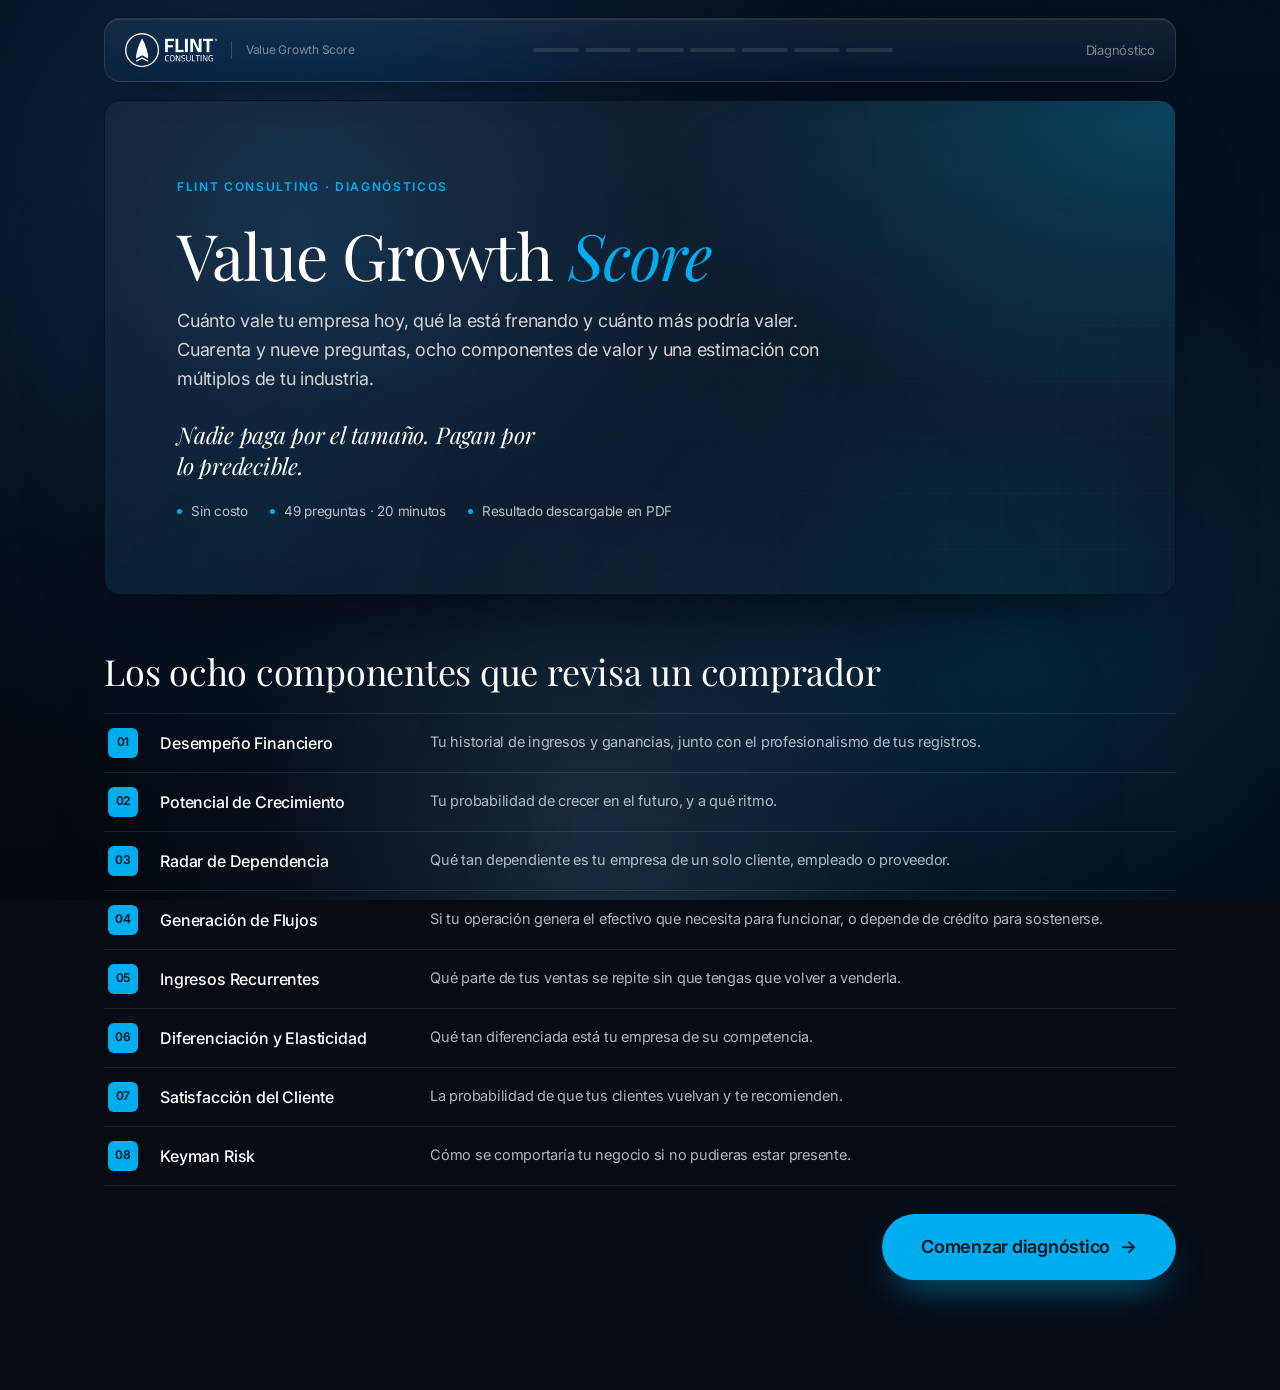
<file: index.html>
<!doctype html>
<html lang="es">
<head>
<meta charset="utf-8">
<meta name="robots" content="noindex">
<meta name="googlebot" content="noindex, indexifembedded">
<script>try{if(window.self!==window.top)document.documentElement.classList.add("embedded")}catch(e){document.documentElement.classList.add("embedded")}</script>
<meta name="viewport" content="width=device-width,initial-scale=1,viewport-fit=cover">
<meta name="description" content="Diagnóstico Value Growth de Flint Consulting.">
<meta name="theme-color" content="#060B14">
<title>Value Growth Score · Flint Consulting</title>
<link rel="preconnect" href="https://fonts.googleapis.com">
<link rel="preconnect" href="https://fonts.gstatic.com" crossorigin>
<link rel="stylesheet" href="https://fonts.googleapis.com/css2?family=Playfair+Display:ital,wght@0,500;0,600;0,700;1,500;1,600&family=Inter:wght@300;400;500;600&display=swap">
<style>
/* ═══════════════════════════════════════════════════════════
   FLINT · VALUE GROWTH SCORE
   Sistema visual de flintconsulting.mx: fondo blanco, Playfair
   Display en títulos, Inter en texto, tarjetas blancas con borde
   fino y botones píldora en Flint Cyan.
   ═══════════════════════════════════════════════════════════ */
:root{
  --tinta:#FFFFFF;        /* títulos */
  --texto:rgba(226,238,248,.76); /* cuerpo */
  --tenue:rgba(255,255,255,.46);
  --linea:rgba(255,255,255,.09);
  --linea-f:rgba(255,255,255,.18);
  --papel:rgba(255,255,255,.045);  /* superficie de tarjeta sobre la noche */
  --niebla:rgba(255,255,255,.028);
  --cian:#00AEEF;         /* cyan de marca */
  --cian-txt:#7FD2F5;     /* cyan legible sobre oscuro */
  --cianluz:rgba(0,174,239,.12);
  --oscuro:#0A1220;
  --noche:#060B14;
  --ink:#00161F;          /* tinta sobre cyan */
  --avance:.06;           /* 0 a 1 · lo mueve el avance del diagnóstico */
  --fuerte:#12B76A; --medio:#FFB400; --debil:#FF1F3D;
  --r:16px; --r-sm:12px;
  --sombra:0 26px 60px -40px rgba(0,0,0,.9);
  --sombra-h:0 34px 72px -44px rgba(0,0,0,.95);
  --ease:cubic-bezier(.2,.8,.2,1);
  --ease-out:cubic-bezier(.16,1,.3,1);
  --display:"Playfair Display",Georgia,serif;
  --ui:"Inter",-apple-system,"Segoe UI",Arial,sans-serif;
}
*{box-sizing:border-box;margin:0;padding:0}
html,body{background:var(--noche);color:var(--texto);font-family:var(--ui);line-height:1.55;letter-spacing:-.015em;
  -webkit-font-smoothing:antialiased;overflow-x:clip}
button,input,select,textarea{font:inherit;color:inherit;letter-spacing:inherit}
.num{font-variant-numeric:tabular-nums}
/* cifras alineadas en Playfair (por defecto trae números de estilo antiguo) */
.aro .cen b,.an-aro b,.vc .big,.cta-txt h3 em,.cta-precio .monto b,.radar .v,.intro-meta .n{font-variant-numeric:lining-nums tabular-nums;font-feature-settings:"lnum" 1,"tnum" 1}

.shell{max-width:1120px;margin:0 auto;padding:18px 24px 110px;min-height:100vh}
@media(max-width:720px){.shell{padding:10px 16px 150px}}

/* ═══ TOPBAR ═══ */
.topbar{display:flex;align-items:center;justify-content:space-between;gap:24px;padding:14px 4px;margin-bottom:18px;
  position:sticky;top:0;z-index:60;
  background:linear-gradient(180deg,rgba(255,255,255,.07),rgba(255,255,255,.025));
  backdrop-filter:blur(20px) saturate(150%);-webkit-backdrop-filter:blur(20px) saturate(150%);
  border:1px solid rgba(255,255,255,.1);border-radius:16px;padding:14px 20px;
  box-shadow:0 18px 40px -26px rgba(0,0,0,.9),inset 0 1px 0 rgba(255,255,255,.08)}
.wordmark{display:flex;align-items:center;gap:14px;flex-shrink:0}
.wordmark img{height:34px;width:auto;display:block}
.wordmark small{font-size:12px;color:var(--tenue);padding-left:14px;border-left:1px solid var(--linea)}
@media(max-width:720px){.wordmark img{height:28px}}
@media(max-width:600px){.wordmark small{display:none}}
.rail{display:flex;gap:6px;flex:1;max-width:360px}
@media(max-width:720px){.rail{max-width:none}}
.rail-seg{flex:1;height:4px;border-radius:2px;background:#EDEDED;overflow:hidden;position:relative}
.rail-seg i{position:absolute;inset:0;width:0;border-radius:2px;background:var(--cian);transition:width .7s var(--ease)}
.paso-txt{font-size:13px;color:var(--tenue);white-space:nowrap;flex-shrink:0;min-width:84px;text-align:right;font-variant-numeric:tabular-nums}
.paso-txt b{color:var(--tinta);font-weight:600}
@media(max-width:480px){.paso-txt{min-width:0;font-size:12px}}

/* ═══ TARJETAS ═══ */
.skew{position:relative;margin:0 0 18px}
.glass{position:relative;background:var(--papel);border:1px solid var(--linea);border-radius:var(--r);box-shadow:var(--sombra)}
.pad{padding:clamp(24px,4vw,48px)}
@media(max-width:560px){.pad{padding:22px 16px}}
.sub-glass{background:var(--papel);border:1px solid var(--linea);border-radius:var(--r)}

#p-q>.skew>.glass{background:none;border:0;box-shadow:none;padding:8px 0 0}
/* Bloque oscuro, como el hero del sitio */
.hero-dark{background:var(--oscuro);border-color:var(--oscuro);color:#D4D4D4;overflow:hidden;box-shadow:none}
.hero-dark::before{content:"";position:absolute;inset:0;pointer-events:none;
  background:radial-gradient(90% 120% at 100% 0%,rgba(0,176,240,.28),transparent 55%),
             radial-gradient(60% 80% at 0% 100%,rgba(0,176,240,.10),transparent 60%)}
.hero-dark::after{content:"";position:absolute;inset:0;pointer-events:none;opacity:.5;
  background-image:linear-gradient(rgba(255,255,255,.035) 1px,transparent 1px),linear-gradient(90deg,rgba(255,255,255,.035) 1px,transparent 1px);
  background-size:56px 56px;-webkit-mask-image:linear-gradient(120deg,transparent 30%,#000);mask-image:linear-gradient(120deg,transparent 30%,#000)}
.hero-dark>*{position:relative;z-index:1}
.hero-dark h1,.hero-dark h2{color:#fff}
.hero-dark .lede{color:#D4D4D4}
.hero-dark .eyebrow{color:var(--cian)}

/* ═══ PANTALLAS ═══ */
.panel{display:none}
.panel.on{display:block;animation:screenIn .55s var(--ease-out) both}
@keyframes screenIn{from{opacity:0;transform:translateY(18px)}to{opacity:1;transform:none}}

/* ═══ TIPOGRAFÍA ═══ */
.eyebrow{display:inline-flex;align-items:center;font-size:12px;letter-spacing:.14em;text-transform:uppercase;color:var(--cian-txt);font-weight:600}
h1,h2,h3,h4{font-family:var(--display);color:var(--tinta);font-weight:400;letter-spacing:-.015em;text-wrap:balance}
h1{font-size:clamp(40px,6vw,64px);line-height:1.08}
h2{font-size:clamp(30px,3.8vw,48px);line-height:1.12}
h1 em,h2 em,h3 em,h4 em{font-style:italic;color:var(--cian)}
.lede{font-size:clamp(16px,1.5vw,18px);line-height:1.6;color:var(--texto);max-width:62ch}

.frase{font-family:var(--display);font-style:italic;font-size:clamp(19px,2vw,23px);line-height:1.35;
  color:#fff;margin-top:26px;max-width:28ch}
.pillrow{display:flex;flex-wrap:wrap;align-items:center;gap:10px 22px;margin-top:20px}
.dato{display:inline-flex;align-items:center;gap:9px;font-size:13.5px;color:rgba(255,255,255,.72)}
.dato::before{content:"";width:5px;height:5px;border-radius:99px;background:var(--cian);flex:none}
.pill{display:inline-flex;align-items:center;padding:8px 16px;border-radius:99px;font-size:13.5px;font-weight:500;
  background:rgba(255,255,255,.08);border:1px solid rgba(255,255,255,.18);color:#fff}
.pill.hi{background:var(--cian);border-color:var(--cian);color:#fff}

/* ═══ INTRO ═══ */
#p-intro h1{margin:22px 0 18px}
#p-intro .pad{padding:clamp(32px,6vw,72px)}
.intro-meta{display:flex;flex-wrap:wrap;gap:24px 56px;margin-top:40px;padding-top:30px;border-top:1px solid rgba(255,255,255,.14)}
.intro-meta .n{font-family:var(--display);font-size:44px;color:#fff;line-height:1}
.intro-meta .t{font-size:14px;color:#A3A3A3;margin-top:8px}
@media(max-width:560px){.intro-meta{display:grid;grid-template-columns:1fr 1fr;gap:22px}}

.sect-title{font-family:var(--display);font-size:clamp(26px,3vw,36px);color:var(--tinta);margin:56px 0 20px;line-height:1.15}
.rejilla{display:grid;grid-template-columns:repeat(auto-fit,minmax(240px,1fr));gap:16px}
.celda{padding:26px 24px;box-shadow:var(--sombra);transition:box-shadow .3s var(--ease),transform .3s var(--ease),border-color .3s}
.celda:hover{box-shadow:var(--sombra-h);transform:translateY(-3px);border-color:var(--linea-f)}
.celda .k{width:40px;height:40px;border-radius:8px;background:var(--cian);color:var(--ink);display:grid;place-items:center;font-size:13px;font-weight:600}
.celda h3{font-family:var(--ui);font-size:19px;font-weight:500;color:var(--tinta);margin:18px 0 8px;line-height:1.25;letter-spacing:-.01em}
.celda p{font-size:15px;color:var(--texto);line-height:1.55}
/* Componentes de la intro en renglones compactos */
#rejilla{display:block;border-top:1px solid var(--linea)}
#rejilla .celda{display:grid;grid-template-columns:32px minmax(180px,250px) 1fr;column-gap:20px;align-items:center;padding:14px 4px;border:0;border-bottom:1px solid var(--linea);border-radius:0;box-shadow:none;background:none}
#rejilla .celda:hover{transform:none;box-shadow:none;background:var(--niebla)}
#rejilla .celda .k{width:30px;height:30px;border-radius:6px;font-size:12px}
#rejilla .celda h3{margin:0;font-size:16px}
#rejilla .celda p{margin:0;font-size:14.5px}
@media(max-width:640px){#rejilla .celda{grid-template-columns:30px 1fr;row-gap:4px;column-gap:14px}#rejilla .celda p{grid-column:2}}
html.embedded #p-intro .sect-title{margin-top:28px}
.pasos{display:grid;grid-template-columns:repeat(3,1fr);gap:0;border-top:1px solid var(--linea);border-bottom:1px solid var(--linea)}
@media(max-width:760px){.pasos{grid-template-columns:1fr}}
.paso{padding:28px 28px 28px 0;display:block;border:0;border-radius:0}
.paso+.paso{padding-left:28px;border-left:1px solid var(--linea)}
@media(max-width:760px){.paso,.paso+.paso{padding:22px 0;border-left:0}.paso+.paso{border-top:1px solid var(--linea)}}
.paso .nn{font-family:var(--display);font-size:44px;line-height:1;color:var(--cian)}
.paso h3{font-family:var(--ui);font-size:20px;font-weight:500;color:var(--tinta);margin:14px 0 6px;letter-spacing:-.01em}
.paso p{font-size:15px;color:var(--texto)}

/* ═══ PREGUNTAS ═══ */
.cab .big-n{width:52px;height:52px;border-radius:8px;background:var(--cian);color:var(--ink);display:grid;place-items:center;
  font-size:16px;font-weight:600;flex-shrink:0;margin-top:0}

.q{padding:24px 26px;margin-bottom:12px;border-radius:var(--r);background:var(--papel);border:1px solid var(--linea);
  box-shadow:var(--sombra);transition:border-color .3s var(--ease),box-shadow .3s var(--ease);
  animation:qIn .6s var(--ease-out) both;animation-delay:calc(var(--i) * 70ms + 120ms)}
@keyframes qIn{from{opacity:0;transform:translateY(14px)}to{opacity:1;transform:none}}
.q.ok{border-color:rgba(0,176,240,.35)}
.q.pend{border-color:var(--debil);box-shadow:0 0 0 3px rgba(255,31,61,.14)}
@media(max-width:560px){.q{padding:18px 14px}}
.q-top{display:flex;gap:16px;align-items:flex-start}
@media(max-width:560px){.q-top{flex-direction:column;gap:10px}}
.q-num{flex-shrink:0;font-size:12px;font-weight:600;color:var(--cian-txt);margin-top:3px;min-width:42px;padding:3px 0;
  background:rgba(0,176,240,.08);border-radius:6px;text-align:center;font-variant-numeric:tabular-nums}
.q.ok .q-num{color:var(--ink);background:var(--cian)}
.q.pend .q-num{color:var(--debil);background:rgba(255,31,61,.08)}
.q-text{font-size:17px;line-height:1.5;color:var(--tinta);font-weight:500;text-wrap:pretty;letter-spacing:-.015em}
.q-body{padding-left:58px}
@media(max-width:560px){.q-body{padding-left:0}}
.nota{margin-top:10px;padding:10px 14px;border-radius:10px;background:var(--niebla);color:var(--texto);font-size:14px;line-height:1.5}
.instr{margin-top:10px;color:var(--cian-txt);font-size:14px;font-weight:500}
.subtit{margin:22px 0 0;font-weight:600;font-size:15px;color:var(--tinta)}

.ops{display:flex;flex-direction:column;gap:8px;margin-top:16px}
.op{display:flex;gap:13px;align-items:flex-start;padding:12px 14px;text-align:left;cursor:pointer;background:var(--niebla);
  border:1px solid var(--linea);border-radius:var(--r-sm);transition:border-color .2s var(--ease),background .2s var(--ease)}
.op:hover{border-color:rgba(255,255,255,.2);background:rgba(255,255,255,.07)}
.op:focus-visible{outline:2px solid var(--cian);outline-offset:2px}
.mk{flex-shrink:0;width:26px;height:26px;border-radius:8px;display:grid;place-items:center;background:var(--papel);
  border:1px solid var(--linea-f);font-size:12px;font-weight:600;text-transform:uppercase;color:var(--tenue);transition:all .2s var(--ease)}
.mk svg{width:13px;height:13px;stroke:#00161F;stroke-width:2.6;fill:none;opacity:0}
.op .txt{font-size:15px;line-height:1.45;color:var(--texto);padding-top:2px}
.op.sel{border-color:var(--cian);background:var(--cianluz)}
.op.sel .mk{background:var(--cian);border-color:var(--cian);color:var(--ink);box-shadow:0 0 14px rgba(0,174,239,.55)}
.op.sel .mk svg{opacity:1}
.op.sel .txt{color:var(--tinta)}
@media(max-width:560px){.op{padding:11px 12px;gap:11px}.op .txt{font-size:14.5px}}

.campos{display:grid;grid-template-columns:repeat(auto-fit,minmax(200px,1fr));gap:12px;margin-top:16px}
.campo label{display:block;font-size:14px;font-weight:500;color:var(--tinta);margin-bottom:7px}
input[type=text],input[type=email],select,textarea{width:100%;padding:13px 16px;border-radius:var(--r-sm);background:var(--papel);
  border:1px solid var(--linea-f);color:var(--tinta);font-size:16px;transition:border-color .2s,box-shadow .2s}
input::placeholder,textarea::placeholder{color:rgba(255,255,255,.33)}
input:focus,select:focus,textarea:focus{outline:none;border-color:var(--cian);box-shadow:0 0 0 4px rgba(0,174,239,.18)}
textarea{min-height:76px;resize:vertical;margin-top:16px;display:block}
.pesos{position:relative}
.moneda{margin-top:12px;font-size:13px;line-height:1.45;color:var(--tenue)}
.pesos input{padding-left:30px;font-variant-numeric:tabular-nums}
.pesos .sig{position:absolute;left:15px;top:50%;transform:translateY(-50%);color:var(--tenue)}
select{appearance:none;-webkit-appearance:none;cursor:pointer;padding-right:44px;
  background-image:url("data:image/svg+xml,%3Csvg xmlns='http://www.w3.org/2000/svg' width='12' height='8' viewBox='0 0 12 8'%3E%3Cpath d='M1 1.5l5 5 5-5' fill='none' stroke='%23FFFFFF' stroke-width='1.6' stroke-linecap='round' stroke-linejoin='round'/%3E%3C/svg%3E");
  background-repeat:no-repeat;background-position:right 17px center}
select:invalid{color:rgba(255,255,255,.33)}

/* ═══ NAVEGACIÓN ═══ */
.nav{display:flex;justify-content:space-between;align-items:center;gap:14px;margin-top:22px}
.nav-hint{font-size:14px;color:var(--tenue);text-align:center;flex:1}
.nav-hint b{color:var(--debil);font-weight:600}
.nav-hint.done{color:var(--cian-txt)}
@media(max-width:720px){
  .nav.fija{position:fixed;left:0;right:0;bottom:0;z-index:70;margin:0;
    padding:12px 84px calc(12px + env(safe-area-inset-bottom)) 14px;
    background:rgba(5,9,16,.93);backdrop-filter:blur(16px);-webkit-backdrop-filter:blur(16px);
    border-top:1px solid var(--linea);box-shadow:0 -10px 30px rgba(0,0,0,.5)}
  .nav.fija .nav-hint{display:none}
  .nav.fija .btn.main{flex:1;justify-content:center}
  .nav.fija .btn.back{width:48px;height:48px;padding:0;justify-content:center;flex-shrink:0}
  .nav.fija .btn.back .lbl{display:none}
}
html.embedded .nav.fija{position:static;padding:0;margin-top:22px;background:none;border:0;box-shadow:none;backdrop-filter:none;-webkit-backdrop-filter:none}
html.embedded,html.embedded body{min-height:0;height:auto}
html.embedded .shell{padding-bottom:40px;min-height:0}
html.embedded .topbar{position:relative;z-index:60;will-change:transform}
html.embedded .topbar.is-stuck{box-shadow:0 18px 40px -22px rgba(0,0,0,.95),inset 0 1px 0 rgba(255,255,255,.08)}
/* Embebido en flintconsulting.mx: el hero vive en la página de Webflow */
html.embedded #p-intro>.skew:first-child{display:none}
/* Botón de inicio más visible */
#empezar{padding:18px 38px;font-size:18px;font-weight:600;box-shadow:0 18px 38px -14px rgba(0,174,239,.6),0 4px 12px -4px rgba(0,0,0,.7)}
#empezar:hover{transform:translateY(-1px)}
@media(max-width:600px){#empezar{width:100%;justify-content:center}}

.btn{display:inline-flex;align-items:center;gap:10px;padding:13px 26px;border-radius:99px;cursor:pointer;
  font-family:var(--ui);font-size:16px;font-weight:500;text-decoration:none;border:1px solid transparent;
  transition:background .2s var(--ease),transform .2s var(--ease),opacity .2s}
.btn:focus-visible{outline:2px solid var(--cian);outline-offset:3px}
.btn .arr{transition:transform .2s var(--ease)}
.btn.main{background:var(--cian);color:var(--ink);font-weight:600}
.btn.main:hover{background:#2ABEF5}
.btn.main:hover .arr{transform:translateX(3px)}
.btn.main.off{background:rgba(255,255,255,.08);color:rgba(255,255,255,.35)}
.btn.main[disabled]{opacity:.75;cursor:progress}
.btn.back{background:transparent;color:rgba(255,255,255,.62);border-color:var(--linea-f)}
.btn.back:hover{background:rgba(255,255,255,.06);color:#fff}
.btn-text{background:none;border:0;color:var(--texto);cursor:pointer;font-size:14px;font-weight:500;padding:8px 0;border-bottom:1px solid transparent}
.btn-text:hover{color:var(--tinta);border-bottom-color:var(--tinta)}
.download-dock{display:flex;align-items:center;gap:12px;width:max-content;
  max-width:calc(100vw - 48px);margin:-4px auto 18px 0;padding:10px 10px 10px 18px;
  border-radius:16px;background:rgba(17,18,20,.92);border:1px solid rgba(255,255,255,.12);
  box-shadow:0 20px 45px rgba(0,0,0,.22);backdrop-filter:blur(16px);-webkit-backdrop-filter:blur(16px)}
.download-dock .copy{display:grid;gap:1px;color:#fff;min-width:0}
.download-dock .copy b{font-size:13px;font-weight:600;line-height:1.2;color:#fff}
.download-dock .copy span{font-size:12px;color:#A3A3A3;white-space:nowrap}
.download-btn{display:inline-flex;align-items:center;justify-content:center;gap:10px;min-height:48px;padding:0 20px;
  border:0;border-radius:12px;background:var(--cian);color:var(--ink);cursor:pointer;font-size:15px;font-weight:700;
  box-shadow:0 12px 28px rgba(0,176,240,.34);transition:transform .2s var(--ease),background .2s var(--ease),box-shadow .2s var(--ease)}
.download-btn:hover{background:#009FDA;transform:translateY(-1px);box-shadow:0 16px 34px rgba(0,176,240,.42)}
.download-btn:focus-visible{outline:2px solid #fff;outline-offset:3px}
.download-btn svg{width:18px;height:18px;stroke:currentColor;fill:none;stroke-width:2;stroke-linecap:round;stroke-linejoin:round;flex-shrink:0}
@media(max-width:720px){
  .download-dock{width:100%;max-width:none;margin:0 0 16px;padding:10px 10px 10px 14px}
  .download-dock .copy span{display:none}
  .download-btn{flex:1;padding:0 14px}
}
.spin{width:16px;height:16px;border-radius:50%;border:2px solid rgba(255,255,255,.35);border-top-color:#fff;animation:spin .8s linear infinite}
@keyframes spin{to{transform:rotate(360deg)}}

/* ═══ MURO DEL LEAD ═══ */
.gate{display:grid;grid-template-columns:.85fr 1.15fr;gap:clamp(26px,4vw,56px);align-items:start}
@media(max-width:820px){.gate{grid-template-columns:1fr}}
.lock{padding:28px;text-align:center;background:var(--niebla)}
.lock-ring{position:relative;width:160px;height:160px;margin:4px auto 18px}
.lock-ring svg{display:block;width:100%;height:100%}
.lock-ring .blur{position:absolute;inset:0;display:grid;place-items:center;font-family:var(--display);font-size:56px;color:var(--cian);filter:blur(10px);user-select:none}
.lock-ring .ic{position:absolute;inset:0;display:grid;place-items:center}
.lock-ring .ic span{width:48px;height:48px;border-radius:12px;display:grid;place-items:center;background:var(--tinta)}
.lock-ring .ic svg{width:20px;height:20px;stroke:#fff;fill:none;stroke-width:1.8;stroke-linecap:round;stroke-linejoin:round}
.lock h3{font-family:var(--ui);font-size:18px;font-weight:500;color:var(--tinta)}
.lock p{font-size:14px;color:var(--texto);margin-top:4px}
.unlock{list-style:none;margin-top:20px;text-align:left;border-top:1px solid var(--linea)}
.unlock li{display:flex;gap:11px;align-items:center;padding:11px 0;font-size:14.5px;color:var(--tinta);border-bottom:1px solid var(--linea)}
.unlock li:last-child{border-bottom:0;padding-bottom:0}
.unlock svg{width:16px;height:16px;stroke:var(--cian);fill:none;stroke-width:2.2;stroke-linecap:round;stroke-linejoin:round;flex-shrink:0}
.gate-form h2{margin:14px 0 8px}
.gform{display:grid;grid-template-columns:1fr 1fr;gap:16px;margin-top:26px}
@media(max-width:560px){.gform{grid-template-columns:1fr}}
.err{display:none;font-size:13px;color:var(--debil);margin-top:6px}
.campo.bad .err{display:block}
.campo.bad input,.campo.bad select{border-color:var(--debil)}
.priv{display:flex;gap:11px;align-items:flex-start;margin-top:20px;font-size:14.5px;color:var(--texto);cursor:pointer;line-height:1.5}
.priv input{width:18px;height:18px;margin-top:2px;accent-color:var(--cian);flex-shrink:0}
.priv.bad span{color:var(--debil)}
.hp{position:absolute;left:-9999px;width:1px;height:1px;overflow:hidden}
.gnota{font-size:13.5px;color:var(--tenue);margin-top:12px}
.gmsg{display:none;margin-top:16px;padding:12px 16px;border-radius:12px;font-size:14px;line-height:1.5;background:#FDF0EE;border:1px solid #F4C5BC;color:#9B2F1C}
.gmsg.on{display:block}

/* ═══ RESULTADO ═══ */
.rin{animation:rIn .7s var(--ease-out) both}
@keyframes rIn{from{opacity:0;transform:translateY(20px)}to{opacity:1;transform:none}}
.hero{display:grid;grid-template-columns:1fr auto;gap:48px;align-items:center}
@media(max-width:760px){.hero{grid-template-columns:1fr;gap:30px}}
.hero h2{font-size:clamp(32px,4.2vw,50px);margin:16px 0 16px;max-width:20ch}
.hero .lede{max-width:50ch}
.band-chip{display:inline-flex;align-items:center;gap:8px;margin-top:22px;padding:7px 15px;border-radius:99px;
  font-size:12px;letter-spacing:.12em;text-transform:uppercase;font-weight:600;border:1px solid currentColor}
.band-chip i{width:7px;height:7px;border-radius:50%;background:currentColor}
.aro{position:relative;width:min(240px,64vw);aspect-ratio:1;justify-self:center;max-width:100%}
.aro svg{width:100%;height:100%;transform:rotate(-90deg);display:block}
.aro .rejilla{transform-origin:107px 107px;transform:scale(0);opacity:0;transition:transform 1.5s var(--ease-out),opacity .8s}
.aro.on .rejilla{transform:scale(1);opacity:1}
.aro #aro-pulso{transform-origin:107px 107px}
.aro.fin #aro-pulso{animation:pulsoAro 1.3s var(--ease-out)}
@keyframes pulsoAro{from{opacity:.8;transform:scale(1)}to{opacity:0;transform:scale(1.1)}}
.aro.fin .cen b{animation:flashNum 1.2s ease-out}
@keyframes flashNum{0%{text-shadow:0 0 0 transparent}30%{text-shadow:0 0 28px var(--brillo,#00B0F0)}100%{text-shadow:0 0 0 transparent}}
.aro .cen{position:absolute;inset:0;display:flex;flex-direction:column;align-items:center;justify-content:center}
.aro .cen b{font-family:var(--display);font-weight:400;font-size:clamp(60px,9vw,88px);color:#fff;line-height:1;font-variant-numeric:tabular-nums}
.aro .cen span{font-size:12px;letter-spacing:.2em;text-transform:uppercase;margin-top:8px;color:#A3A3A3}

.grid2{display:grid;grid-template-columns:1fr 1fr;gap:16px}
.grid2.solo{grid-template-columns:1fr}
@media(max-width:760px){.grid2{grid-template-columns:1fr}}
.card-t{font-size:clamp(28px,3.2vw,38px);margin-bottom:6px}
.card-s{font-size:16px;color:var(--texto);margin-bottom:26px;max-width:62ch}

.vc{padding:24px 0 4px;background:none;border:0;border-radius:0;border-top:1px solid var(--linea-f)}
.vc.hi{border-top:2px solid var(--cian);padding-top:23px}
.vc .lab{font-size:14px;color:var(--texto);font-weight:500}
.vc.hi .lab{color:var(--cian-txt)}
.vc .big{font-family:var(--display);font-size:clamp(34px,4.4vw,48px);color:var(--tinta);margin-top:8px;line-height:1.05;font-variant-numeric:tabular-nums}
.vc .nt{font-size:14px;color:var(--texto);margin-top:8px}
.escala{margin-top:30px}
.escala .pista{height:8px;background:#EDEDED;border-radius:99px;position:relative}
.escala .tramo{position:absolute;top:0;bottom:0;left:0;width:0;border-radius:99px;background:var(--cian);transition:width 1.3s var(--ease-out)}
.escala .tick{position:absolute;top:-4px;width:2px;height:16px;background:var(--linea-f);border-radius:1px}
.escala .aguja{position:absolute;top:-7px;width:22px;height:22px;margin-left:-11px;border-radius:50%;background:var(--papel);
  border:3px solid var(--tinta);box-shadow:0 2px 8px rgba(0,0,0,.15);transition:left 1.3s var(--ease-out)}
.escala .marcas{display:flex;justify-content:space-between;gap:10px;margin-top:16px;font-size:13px;color:var(--tenue);font-variant-numeric:tabular-nums}
.escala .marcas b{display:block;color:var(--tinta);font-weight:600;font-size:15px;margin-top:2px}
.legal{margin-top:24px;padding:14px 18px;border-radius:12px;background:var(--niebla);font-size:13.5px;color:var(--texto);line-height:1.55}

/* componentes dentro del reporte oscuro: radar + anillos */
.rep-comp{display:grid;grid-template-columns:.8fr 1.2fr;gap:clamp(24px,4vw,56px);align-items:center;
  margin-top:clamp(40px,5vw,64px);padding-top:clamp(36px,4.5vw,56px);border-top:1px solid rgba(255,255,255,.1)}
@media(max-width:860px){.rep-comp{grid-template-columns:1fr}}
.rep-head h3{font-size:clamp(28px,3.2vw,40px);line-height:1.12;color:#fff;margin:16px 0 14px}
.rep-head p{font-size:16px;line-height:1.6;color:#A3A3A3;max-width:40ch}
.leyenda{list-style:none;margin-top:28px;display:grid;gap:2px;max-width:280px}
.leyenda li{display:flex;align-items:center;gap:12px;padding:10px 0;font-size:14px;color:#E5E5E5;border-bottom:1px solid rgba(255,255,255,.08)}
.leyenda li:last-child{border-bottom:0}
.leyenda i{width:8px;height:8px;border-radius:50%;flex-shrink:0}
.leyenda span{margin-left:auto;color:#8A8A8A;font-variant-numeric:tabular-nums}
.radar{width:100%;max-width:640px;margin:0 auto;display:block;overflow:visible}
.radar .poly{transform-origin:center;transform-box:fill-box;transform:scale(0);transition:transform 1.5s var(--ease-out)}
.radar.on .poly{transform:scale(1)}
.radar text{font-family:var(--ui);font-size:16.5px;font-weight:500;fill:#CFCFCF;letter-spacing:-.01em}
.radar text .v{font-family:var(--display);font-size:36px;font-weight:500;letter-spacing:0}
@media(max-width:560px){.radar text{font-size:18px}.radar text .v{font-size:46px}}

.anillos{display:grid;grid-template-columns:repeat(4,1fr);margin-top:clamp(36px,4.5vw,56px);
  border-top:1px solid rgba(255,255,255,.1)}
.anillo{padding:30px 24px 26px;border-right:1px solid rgba(255,255,255,.08);border-bottom:1px solid rgba(255,255,255,.08)}
.anillo:nth-child(4n+1){padding-left:0}
.anillo:nth-child(4n){border-right:0;padding-right:0}
.anillo:nth-last-child(-n+4){border-bottom:0;padding-bottom:6px}
@media(max-width:900px){
  .anillos{grid-template-columns:1fr 1fr}
  .anillo:nth-child(n){padding:26px 18px 22px;border-right:1px solid rgba(255,255,255,.08);border-bottom:1px solid rgba(255,255,255,.08)}
  .anillo:nth-child(2n+1){padding-left:0}
  .anillo:nth-child(2n){border-right:0;padding-right:0}
  .anillo:nth-last-child(-n+2){border-bottom:0}}
.an-aro{position:relative;width:104px;height:104px}
.an-aro svg{width:100%;height:100%;transform:rotate(-90deg);display:block;overflow:visible}
.an-aro .arc{transition:stroke-dashoffset 1.5s var(--ease-out)}
.an-aro b{position:absolute;inset:0;display:grid;place-items:center;font-family:var(--display);font-weight:400;font-size:36px;
  color:#fff;font-variant-numeric:tabular-nums;line-height:1}
.an-nm{font-size:16px;font-weight:500;color:#fff;line-height:1.3;margin-top:20px}
.an-chip{display:inline-flex;align-items:center;gap:7px;margin-top:8px;font-size:11px;letter-spacing:.14em;text-transform:uppercase;font-weight:600}
.an-chip i{width:6px;height:6px;border-radius:50%;background:currentColor;box-shadow:0 0 8px currentColor}
.an-def{font-size:13.5px;line-height:1.5;color:#8F8F8F;margin-top:10px}
@media(max-width:520px){.an-aro{width:84px;height:84px}.an-aro b{font-size:30px}.an-def{font-size:13px}}

.ins{padding:30px 28px 26px}
.ins-tag{display:flex;align-items:center;gap:9px;font-size:12px;letter-spacing:.12em;text-transform:uppercase;font-weight:600;margin-bottom:12px}
.ins-tag::before{content:"";width:8px;height:8px;border-radius:50%;background:currentColor}
.ins.prio{}
.ins.prio .ins-tag{color:#D10024}
.ins.prio .ins-tag::before{background:var(--debil);box-shadow:0 0 8px rgba(255,31,61,.5)}
.ins.fort{}
.ins.fort .ins-tag{color:var(--cian-txt)}
.ins h4{font-size:26px;margin-bottom:18px;line-height:1.2}
.ins ul{list-style:none;counter-reset:it}
.ins li{display:flex;gap:14px;padding:14px 0;font-size:15px;line-height:1.5;color:var(--texto);border-bottom:1px solid rgba(0,0,0,.07)}
.ins li:last-child{border-bottom:0;padding-bottom:0}
.ins li::before{content:counter(it,decimal-leading-zero);counter-increment:it;font-family:var(--display);font-feature-settings:"lnum" 1;font-size:20px;line-height:1.1;color:var(--cian);min-width:26px;flex-shrink:0}
.ins.prio li::before{color:var(--debil)}
.ins li b{color:var(--tinta);font-weight:600}
.ins li small{display:block;font-size:12.5px;color:var(--tenue);margin-top:4px;font-variant-numeric:tabular-nums}

.correo{display:flex;gap:14px;align-items:flex-start;margin-top:16px;padding:18px 22px;border-radius:var(--r);
  background:var(--papel);border:1px solid var(--linea);box-shadow:var(--sombra)}
.correo svg{width:40px;height:40px;padding:10px;border-radius:8px;background:var(--cian);stroke:#fff;fill:none;stroke-width:1.8;stroke-linecap:round;stroke-linejoin:round;flex-shrink:0}
.correo p{font-size:15px;color:var(--texto);align-self:center}
.correo b{color:var(--tinta);font-weight:600}

/* CTA: bloque cyan, como la sección de expertise del sitio */
.ctac{text-align:center;background:var(--cian);border-color:var(--cian);box-shadow:none;overflow:hidden;color:#EDF9FF}
.ctac::before{content:"";position:absolute;inset:0;pointer-events:none;
  background:radial-gradient(70% 90% at 0% 0%,rgba(255,255,255,.22),transparent 60%),radial-gradient(60% 80% at 100% 100%,rgba(0,60,90,.25),transparent 60%)}
.ctac>*{position:relative}
.ctac .eyebrow{color:#fff}
.ctac h3{font-size:clamp(32px,4.2vw,52px);line-height:1.1;margin:16px auto 16px;max-width:20ch;color:#fff}
.ctac h3 em{color:#fff}
.ctac p{max-width:54ch;margin:0 auto;font-size:17px;line-height:1.6;color:#EDF9FF}
.precio{display:inline-flex;align-items:baseline;gap:10px;margin:28px 0;padding:10px 24px;border-radius:99px;background:rgba(255,255,255,.16);border:1px solid rgba(255,255,255,.35)}
.precio b{font-family:var(--display);font-weight:400;font-size:36px;color:#fff;line-height:1}
.precio span{font-size:13px;letter-spacing:.1em;text-transform:uppercase;color:#fff;font-weight:500}
.ctac .btn.main{background:#fff;color:var(--ink)}
.ctac .btn.main:hover{background:#F2F2F2}
@media(max-width:560px){.ctac .btn{width:100%;justify-content:center}}
.ctac .fine{font-size:13.5px;color:rgba(255,255,255,.85);margin-top:18px}

.foot{display:flex;justify-content:space-between;align-items:center;gap:16px;flex-wrap:wrap;margin-top:34px;padding-top:22px;
  border-top:1px solid var(--linea);font-size:13px;color:var(--tenue)}
.foot-actions{display:flex;gap:14px;align-items:center;flex-wrap:wrap}


/* ═══ PÁGINAS DE CINCO PREGUNTAS ═══ */
.pagina{display:none}
.pagina.on{display:block}

/* ═══ CANDADO ANIMADO ═══ */
.lock{background:var(--oscuro);border-color:var(--oscuro);color:#E5E5E5;padding:34px 28px 28px;position:relative;overflow:hidden}
.lock::before{content:"";position:absolute;inset:-40%;pointer-events:none;
  background:radial-gradient(40% 40% at 50% 38%,rgba(0,176,240,.30),transparent 70%);animation:respira 4s ease-in-out infinite}
.lock>*{position:relative}
@keyframes respira{0%,100%{opacity:.55;transform:scale(1)}50%{opacity:1;transform:scale(1.08)}}
.lk-escena{position:relative;width:210px;height:210px;margin:0 auto 34px}
.lk-pista{position:absolute;inset:0;border-radius:50%;border:3px solid rgba(255,255,255,.07)}
.lk-halo{position:absolute;inset:0;border-radius:50%;
  background:conic-gradient(from 0deg,transparent 0 58%,rgba(0,176,240,.08) 66%,rgba(0,176,240,.6) 86%,#BDEFFF 90%,transparent 90.5%);
  -webkit-mask:radial-gradient(farthest-side,transparent calc(100% - 4px),#000 calc(100% - 3px));
          mask:radial-gradient(farthest-side,transparent calc(100% - 4px),#000 calc(100% - 3px));
  animation:gira 2.8s linear infinite}
.lk-trazos{position:absolute;inset:16px;border-radius:50%;border:1px dashed rgba(255,255,255,.16);animation:gira 40s linear infinite reverse}
.lk-orbita{position:absolute;inset:0;animation:gira 7s linear infinite}
.lk-orbita::before{content:"";position:absolute;top:-4px;left:50%;width:8px;height:8px;margin-left:-4px;border-radius:50%;
  background:#fff;box-shadow:0 0 12px 3px rgba(0,176,240,.9)}
.lk-orbita.o2{inset:16px;animation-duration:11s;animation-direction:reverse}
.lk-orbita.o2::before{width:5px;height:5px;margin-left:-2.5px;top:-2.5px;background:#7FD8F8}
@keyframes gira{to{transform:rotate(360deg)}}
.lk-cifras{position:absolute;inset:30px 30px 44px;border-radius:50%;overflow:hidden;display:flex;justify-content:center;align-items:center;gap:4px;
  -webkit-mask:linear-gradient(transparent,#000 32%,#000 68%,transparent);mask:linear-gradient(transparent,#000 32%,#000 68%,transparent)}
.lk-col{height:96px;overflow:hidden;filter:blur(4.5px)}
.lk-col i{display:block;font-style:normal;font-family:var(--display);font-size:88px;line-height:96px;color:#7FD8F8;text-shadow:0 0 24px rgba(0,176,240,.9);animation:rueda 1.6s linear infinite}
.lk-col:nth-child(2) i{animation-duration:1.1s;color:#fff}
@keyframes rueda{to{transform:translateY(-50%)}}
.lk-ic{position:absolute;left:50%;bottom:-8px;width:60px;height:60px;margin-left:-30px;border-radius:18px;display:grid;place-items:center;
  background:rgba(20,20,20,.72);border:1px solid rgba(255,255,255,.28);backdrop-filter:blur(12px);-webkit-backdrop-filter:blur(12px);
  animation:late 2.4s ease-out infinite;transition:background .4s,box-shadow .4s}
@keyframes late{0%{box-shadow:0 0 0 0 rgba(0,176,240,.55)}70%{box-shadow:0 0 0 22px rgba(0,176,240,0)}100%{box-shadow:0 0 0 0 rgba(0,176,240,0)}}
.lk-ic svg{width:26px;height:26px;stroke:#fff;fill:none;stroke-width:1.8;stroke-linecap:round;stroke-linejoin:round;overflow:visible;
  transform-origin:50% 90%;animation:tiembla 4.5s ease-in-out infinite}
@keyframes tiembla{0%,82%,100%{transform:rotate(0)}85%{transform:rotate(-9deg)}88%{transform:rotate(8deg)}91%{transform:rotate(-5deg)}94%{transform:rotate(3deg)}}
.lk-ic .grillete{transform-box:fill-box;transform-origin:100% 100%;transition:transform .55s cubic-bezier(.34,1.56,.64,1)}
.lock.abierto .lk-ic{background:var(--cian);border-color:var(--cian);animation:none;box-shadow:0 0 50px rgba(0,176,240,.8)}
.lock.abierto .lk-ic svg{animation:none}
.lock.abierto .grillete{transform:translateY(-5px) rotate(28deg)}
.lock.abierto .lk-cifras{opacity:0;transition:opacity .4s}
.lock.abierto .lk-halo{animation-duration:.7s}
.lock h3{font-family:var(--display);font-weight:400;font-size:26px;color:#fff;line-height:1.2}
.lock h3 em{font-style:italic;background:linear-gradient(100deg,#00B0F0 20%,#E8FAFF 45%,#00B0F0 70%);background-size:220% 100%;
  -webkit-background-clip:text;background-clip:text;color:transparent;animation:brillo 3s linear infinite}
@keyframes brillo{from{background-position:120% 0}to{background-position:-100% 0}}
.lock p{color:#A3A3A3;font-size:14.5px;margin-top:6px}
.lock .unlock{border-top-color:rgba(255,255,255,.1)}
.lock .unlock li{color:#E5E5E5;border-bottom-color:rgba(255,255,255,.08)}

/* ═══ CTA: AGENDAR SESIÓN ═══ */
/* ═══ Bloque de cierre (opción 2, con contexto) ═══
   Todo va bajo .vg-cierre para no chocar con las clases de la página. */
.vg-cierre{--vc-hilo:rgba(255,255,255,.10);--vc-hilo2:rgba(255,255,255,.18);--vc-texto:rgba(223,235,245,.70);--vc-tenue:rgba(255,255,255,.40);--vc-ink:#00151E;
  position:relative;overflow:hidden;color:#fff;border:1px solid var(--linea);border-radius:var(--r);
  background:radial-gradient(900px 520px at 88% 8%,rgba(0,174,239,.13),transparent 62%),radial-gradient(700px 600px at 4% 100%,rgba(0,174,239,.06),transparent 60%),linear-gradient(168deg,#0B1118 0%,#05080C 58%,#030507 100%)}
.vg-cierre::before{content:'';position:absolute;left:0;right:0;top:0;height:1px;
  background:linear-gradient(90deg,transparent 0%,rgba(0,174,239,.55) 22%,rgba(255,255,255,.30) 50%,rgba(0,174,239,.35) 74%,transparent 100%)}
.vg-cierre .vg-in{padding:clamp(48px,6vw,72px) clamp(20px,4.6vw,52px);display:grid;grid-template-columns:minmax(0,1fr) 400px;gap:clamp(40px,5vw,64px);align-items:center}
.vg-cierre .vg-ojo{font-size:10.5px;letter-spacing:.28em;text-transform:uppercase;font-weight:600;color:var(--cian);display:flex;align-items:center;gap:14px}
.vg-cierre .vg-ojo::after{content:'';flex:1;height:1px;background:var(--vc-hilo)}
.vg-cierre .vg-tit{font-family:var(--display);font-weight:400;font-size:clamp(35px,4.6vw,54px);line-height:1.04;letter-spacing:-.016em;margin-top:26px;color:#fff;text-wrap:balance}
.vg-cierre .vg-tit em{font-style:italic;color:var(--cian)}
.vg-cierre .vg-sub{font-size:17px;line-height:1.64;color:var(--vc-texto);font-weight:300;max-width:620px;margin-top:24px}
.vg-cierre .vg-sub b{font-weight:500;color:#fff}
.vg-cierre .pr{margin-top:32px;padding-top:24px;border-top:1px solid var(--vc-hilo)}
.vg-cierre .pr-k{font-size:10.5px;letter-spacing:.2em;text-transform:uppercase;font-weight:600;color:var(--vc-tenue);margin-bottom:20px}
.vg-cierre .pr-f{margin-bottom:19px}
.vg-cierre .pr-f:last-child{margin-bottom:0}
.vg-cierre .pr-top{display:flex;align-items:baseline;justify-content:space-between;gap:16px;margin-bottom:9px}
.vg-cierre .pr-top .nm{display:flex;align-items:center;gap:12px;font-size:15.5px;color:rgba(255,255,255,.90)}
.vg-cierre .pr-top .v{font-size:13px;font-weight:500;color:var(--vc-tenue);letter-spacing:.02em;white-space:nowrap}
.vg-cierre .pr-top .v b{font-family:var(--display);font-size:20px;font-weight:400;color:rgba(255,255,255,.88);margin-right:3px;font-variant-numeric:lining-nums tabular-nums}
.vg-cierre .pr-bar{height:4px;border-radius:3px;background:rgba(255,255,255,.09);position:relative;overflow:hidden}
.vg-cierre .pr-bar i{position:absolute;left:0;top:0;bottom:0;border-radius:3px;display:block}
.vg-cierre .pr-bar u{position:absolute;top:-3px;bottom:-3px;width:1px;background:rgba(255,255,255,.45)}
.vg-cierre .pt{width:7px;height:7px;border-radius:50%;flex:0 0 auto;display:inline-block}
.vg-cierre .vg-caja{border:1px solid var(--vc-hilo2);border-radius:18px;padding:30px;background:linear-gradient(180deg,rgba(255,255,255,.055),rgba(255,255,255,.012))}
.vg-cierre .fl{display:flex;align-items:baseline;justify-content:space-between;gap:16px;padding:13px 0}
.vg-cierre .fl+.fl{border-top:1px solid var(--vc-hilo)}
.vg-cierre .fl .k{font-size:10.5px;letter-spacing:.17em;text-transform:uppercase;font-weight:600;color:var(--vc-tenue);max-width:136px;line-height:1.5}
.vg-cierre .fl .n{font-family:var(--display);font-size:31px;line-height:1;letter-spacing:-.01em;display:flex;align-items:baseline;justify-content:flex-end;color:rgba(255,255,255,.72);font-variant-numeric:lining-nums tabular-nums}
.vg-cierre .fl .n i{font-family:var(--ui);font-style:normal;font-weight:500;font-size:.46em;margin-right:4px;opacity:.7;letter-spacing:0}
.vg-cierre .fl .n small{font-family:var(--ui);font-size:11.5px;font-weight:500;letter-spacing:.08em;color:var(--vc-tenue);margin-left:7px}
.vg-cierre .fl-alta{align-items:flex-end}
.vg-cierre .fl-alta .n{font-size:44px;color:var(--cian)}
.vg-cierre .fl-dif{white-space:nowrap;font-size:12.5px;font-weight:500;color:var(--cian);letter-spacing:.01em;margin-top:9px;text-align:right}
.vg-cierre .fl-dif span{color:var(--vc-tenue);font-weight:400}
.vg-cierre .fl-precio .n{color:rgba(255,255,255,.90);font-size:38px}
.vg-cierre .vg-base{margin-top:15px;font-size:12.5px;line-height:1.6;color:var(--vc-tenue);font-weight:300}
.vg-cierre .vg-razon{margin-top:12px;font-size:13px;line-height:1.6;color:var(--vc-texto);font-weight:300}
.vg-cierre .vg-razon b{font-weight:500;color:#fff}
.vg-cierre .vg-lista{margin-top:22px;padding-top:20px;border-top:1px solid var(--vc-hilo)}
.vg-cierre .vg-li{display:flex;gap:13px;align-items:flex-start;margin-bottom:12px;font-size:14.5px;line-height:1.55;color:var(--vc-texto);font-weight:300}
.vg-cierre .vg-li:last-child{margin-bottom:0}
.vg-cierre .vg-li svg{flex:0 0 auto;width:15px;height:15px;margin-top:3px}
.vg-cierre .vg-li b{font-weight:500;color:#fff}
.vg-cierre .vg-btn{display:flex;align-items:center;justify-content:center;gap:12px;margin-top:24px;background:var(--cian);color:var(--vc-ink);font-size:16.5px;font-weight:600;
  padding:19px 24px;border-radius:12px;text-decoration:none;box-shadow:0 14px 34px -14px rgba(0,174,239,.72);transition:transform .18s ease,box-shadow .18s ease}
.vg-cierre .vg-btn:hover{transform:translateY(-1px);box-shadow:0 18px 40px -14px rgba(0,174,239,.88)}
.vg-cierre .vg-btn:focus-visible{outline:2px solid #fff;outline-offset:3px}
.vg-cierre .vg-btn svg{width:17px;height:17px}
.vg-cierre .vg-letra{margin-top:13px;font-size:12.5px;line-height:1.6;color:var(--vc-tenue);font-weight:300;text-align:center}
/* Compromiso comercial pendiente del visto bueno de Jorge: el <p class="vg-garantia"> va comentado en el HTML. */
.vg-cierre .vg-garantia{margin-top:16px;padding-top:15px;border-top:1px solid var(--vc-hilo);font-size:13px;line-height:1.6;color:var(--vc-texto);font-weight:300;text-align:center}
.vg-cierre .vg-garantia b{font-weight:500;color:#fff}
@media (max-width:1000px){.vg-cierre .vg-in{grid-template-columns:1fr}.vg-cierre .vg-caja{max-width:480px}}
@media (max-width:620px){.vg-cierre .vg-sub{font-size:16px;margin-top:20px}.vg-cierre .vg-tit{margin-top:20px}.vg-cierre .vg-caja{padding:24px 20px}
  .vg-cierre .fl-alta .n{font-size:36px}.vg-cierre .fl .n{font-size:27px}.vg-cierre .fl-precio .n{font-size:32px}.vg-cierre .pr-top .nm{font-size:15px}
  .vg-cierre .fl .k{max-width:112px}.vg-cierre .vg-btn{font-size:16px;padding:18px 20px;white-space:nowrap}}

@media (prefers-reduced-motion:reduce){*,*::before,*::after{animation:none!important;transition:none!important}}

/* ═══════════════════════════════════════════════════════════
   NOCHE · el foco se abre conforme avanza el diagnóstico
   ═══════════════════════════════════════════════════════════ */
body::before{content:"";position:fixed;inset:0;z-index:-3;pointer-events:none;
  background:
    radial-gradient(calc(24% + 34% * var(--avance)) calc(26% + 32% * var(--avance)) at 50% 110%,
      rgba(150,210,248,calc(.10 + .22 * var(--avance))) 0%,
      rgba(40,104,160,calc(.05 + .11 * var(--avance))) 42%,
      rgba(10,22,38,0) 76%),
    radial-gradient(74% 48% at 50% 34%, rgba(0,174,239,calc(.025 + .05 * var(--avance))) 0%, rgba(8,28,48,0) 72%),
    linear-gradient(180deg,#05101E 0%,#060C16 62%,#03060C 100%);
  transition:background 1.4s var(--ease-out)}
body::after{content:"";position:fixed;inset:0;z-index:-1;pointer-events:none;opacity:.26;mix-blend-mode:overlay;
  background-image:url("data:image/svg+xml,%3Csvg xmlns='http://www.w3.org/2000/svg' width='180' height='180'%3E%3Cfilter id='n'%3E%3CfeTurbulence type='fractalNoise' baseFrequency='.75' numOctaves='4' stitchTiles='stitch'/%3E%3C/filter%3E%3Crect width='180' height='180' filter='url(%23n)' opacity='.5'/%3E%3C/svg%3E")}

/* El riel de arriba, luminoso */
.rail-seg{background:rgba(255,255,255,.1)}
.rail-seg i{background:linear-gradient(90deg,#0E6FA8,var(--cian));box-shadow:0 0 12px rgba(0,174,239,.5)}
.paso-txt em{font-style:normal;color:rgba(255,255,255,.38);font-weight:400}
.wordmark small{color:rgba(255,255,255,.45);border-left-color:rgba(255,255,255,.17)}

/* Las tarjetas son vidrio sobre la noche, no papel */
.glass{background:linear-gradient(180deg,rgba(255,255,255,.045),rgba(255,255,255,.012))}
.sub-glass{background:rgba(255,255,255,.035)}
.q{background:linear-gradient(180deg,rgba(255,255,255,.04),rgba(255,255,255,.012))}
.q.ok{border-color:rgba(0,174,239,.24)}
.q.pend{box-shadow:0 0 0 3px rgba(255,31,61,.18)}
.op{background:rgba(255,255,255,.03)}
.op.sel{background:linear-gradient(135deg,rgba(0,174,239,.15),rgba(0,174,239,.05));
  border-color:rgba(0,174,239,.45);box-shadow:0 10px 26px -16px rgba(0,174,239,.6)}
.op.sel .txt{color:#fff}
.nota{background:rgba(255,255,255,.04);border:1px solid rgba(255,255,255,.07)}
.celda:hover{border-color:rgba(255,255,255,.18)}
#rejilla{border-top-color:var(--linea)}
#rejilla .celda:hover{background:rgba(255,255,255,.04)}
.hero-dark{box-shadow:0 40px 90px -50px rgba(0,0,0,.95)}
.legal,.foot{color:rgba(255,255,255,.4)}
.priv span{color:var(--texto)}

/* La pregunta, en Playfair · como se aprobó */
.q-text{font-family:var(--display);font-weight:400;font-size:clamp(19px,1.9vw,24px);line-height:1.28;
  letter-spacing:-.015em;color:#fff}
.q-num{min-width:34px;height:26px;padding:0 9px;display:grid;place-items:center;border-radius:8px;
  background:rgba(255,255,255,.07);border:1px solid rgba(255,255,255,.12);color:rgba(255,255,255,.55);
  font-size:11.5px;letter-spacing:.04em;margin-top:2px}
.q.ok .q-num{background:rgba(0,174,239,.16);border-color:rgba(0,174,239,.42);color:var(--cian-txt)}
.q.pend .q-num{background:rgba(255,31,61,.14);border-color:rgba(255,31,61,.45);color:#FF8A9A}
.op{border-radius:13px;padding:13px 16px}
.op .txt{font-size:15px;line-height:1.45}
.subtit{color:rgba(255,255,255,.82)}
.instr{color:var(--cian-txt)}

/* El fondo del body tapaba las capas de luz: la noche vive en html */
body{background:transparent}

/* ═══ La noche se mueve: tres masas de luz a paso lento ═══ */
.noche{position:fixed;inset:0;z-index:-2;pointer-events:none;overflow:hidden;
  transform:translate3d(0,calc(var(--desliz,0) * -38px),0)}
.noche-in{position:absolute;inset:0;animation:respira 17s ease-in-out infinite}
@keyframes respira{0%,100%{transform:scale(1)}50%{transform:scale(1.045)}}
.noche i{position:absolute;display:block;will-change:transform;backface-visibility:hidden}
.noche i:nth-child(1){inset:-30% 24% 18% -30%;
  background:radial-gradient(circle at 50% 50%, rgba(32,96,156,.34) 0%, rgba(18,56,96,.12) 44%, transparent 70%);
  animation:deriva-a 38s ease-in-out infinite}
.noche i:nth-child(2){inset:8% -30% -34% 30%;
  background:radial-gradient(circle at 50% 50%, rgba(0,118,172,.26) 0%, rgba(10,52,92,.09) 46%, transparent 72%);
  animation:deriva-b 50s ease-in-out infinite}
.noche i:nth-child(3){inset:40% 10% -44% 2%;
  background:radial-gradient(circle at 50% 50%, rgba(104,172,218,.20) 0%, rgba(34,88,136,.07) 48%, transparent 74%);
  animation:deriva-c 31s ease-in-out infinite}
@keyframes deriva-a{
  0%,100%{transform:translate3d(0,0,0) scale(1)}
  50%{transform:translate3d(5%,4%,0) scale(1.1)}}
@keyframes deriva-b{
  0%,100%{transform:translate3d(0,0,0) scale(1.05)}
  50%{transform:translate3d(-6%,-5%,0) scale(.94)}}
@keyframes deriva-c{
  0%,100%{transform:translate3d(0,0,0) scale(.96)}
  50%{transform:translate3d(4%,-6%,0) scale(1.12)}}
@media (prefers-reduced-motion:reduce){
  .noche{transform:none}
  .noche i,.noche-in{animation:none}
}
</style>
</head>
<body>

<div class="noche" aria-hidden="true"><div class="noche-in"><i></i><i></i><i></i></div></div>

<div class="shell">

<header class="topbar">
  <div class="wordmark">
    <img src="[data-uri]" alt="Flint Consulting" width="92" height="34">
    <small>Value Growth Score</small>
  </div>
  <div class="rail" id="rail" aria-hidden="true"></div>
  <div class="paso-txt" id="paso-txt" aria-live="polite">Diagnóstico</div>
</header>

<!-- ═══ INTRO ═══ -->
<section class="panel on" id="p-intro">
  <div class="skew">
    <div class="glass pad hero-dark">
      <div class="eyebrow">Flint Consulting · Diagnósticos</div>
      <h1>Value Growth <em>Score</em></h1>
      <p class="lede">Cuánto vale tu empresa hoy, qué la está frenando y cuánto más podría valer. Cuarenta y nueve preguntas, ocho componentes de valor y una estimación con múltiplos de tu industria.</p>
      <p class="frase">Nadie paga por el tamaño. Pagan por lo predecible.</p>
      <div class="pillrow">
        <span class="dato">Sin costo</span>
        <span class="dato">49 preguntas · 20 minutos</span>
        <span class="dato">Resultado descargable en PDF</span>
      </div>
    </div>
  </div>

  <div class="sect-title">Los ocho componentes que revisa un comprador</div>
  <div class="rejilla" id="rejilla"></div>

  <div class="nav fija" style="margin-top:28px;justify-content:flex-end">
    <button class="btn main" id="empezar">Comenzar diagnóstico <span class="arr" aria-hidden="true">→</span></button>
  </div>
</section>

<div id="paneles"></div>

<!-- ═══ MURO DEL LEAD ═══ -->
<section class="panel" id="p-gate">
  <div class="skew">
    <div class="glass pad">
      <div class="gate">
        <div class="lock sub-glass" id="lock">
          <div class="lk-escena" aria-hidden="true">
            <div class="lk-pista"></div><div class="lk-trazos"></div><div class="lk-halo"></div>
            <div class="lk-orbita"></div><div class="lk-orbita o2"></div>
            <div class="lk-cifras"><div class="lk-col"></div><div class="lk-col"></div></div>
            <div class="lk-ic"><svg viewBox="0 0 24 24"><path class="grillete" d="M8 11V7.5a4 4 0 0 1 8 0V11"/><rect x="5" y="11" width="14" height="10" rx="2.5"/><path d="M12 15v2.2"/></svg></div>
          </div>
          <h3>Tu calificación <em>ya está lista</em></h3>
          <p>Déjanos tus datos y la desbloqueamos en este momento.</p>
          <ul class="unlock">
            <li><svg viewBox="0 0 24 24"><path d="M5 12.5l4.5 4.5L19 7.5"/></svg>Estimación de valor con múltiplos de tu industria</li>
            <li><svg viewBox="0 0 24 24"><path d="M5 12.5l4.5 4.5L19 7.5"/></svg>Score por cada uno de los ocho componentes</li>
            <li><svg viewBox="0 0 24 24"><path d="M5 12.5l4.5 4.5L19 7.5"/></svg>Tus tres prioridades y tus tres fortalezas</li>
          </ul>
        </div>

        <form class="gate-form" id="gform" novalidate>
          <div class="eyebrow">Último paso</div>
          <h2>¿A nombre de quién va el <em>informe</em>?</h2>
          <p class="lede">Lo usamos para prepararlo y enviártelo. Nada más.</p>
          <div class="gform">
            <div class="campo" data-f="nombre"><label for="g-nombre">Nombre</label><input type="text" id="g-nombre" autocomplete="name" placeholder="Tu nombre"><div class="err">Escribe tu nombre</div></div>
            <div class="campo" data-f="empresa"><label for="g-empresa">Empresa</label><input type="text" id="g-empresa" autocomplete="organization" placeholder="Nombre de tu empresa"><div class="err">Escribe el nombre de tu empresa</div></div>
            <div class="campo" data-f="emp"><label for="g-emp">Número de empleados</label>
              <select id="g-emp" required>
                <option value="" disabled selected>Selecciona una opción</option>
                <option>1 a 10</option>
                <option>11 a 25</option>
                <option>26 a 50</option>
                <option>51 a 100</option>
                <option>101 a 250</option>
                <option>251 a 500</option>
                <option>Más de 500</option>
              </select>
              <div class="err">Selecciona el número de empleados</div></div>
            <div class="campo" data-f="correo"><label for="g-correo">Correo</label><input type="email" id="g-correo" autocomplete="email" placeholder="nombre@empresa.com"><div class="err">Escribe un correo válido</div></div>
          </div>
          <label class="hp" aria-hidden="true">No llenar<input type="checkbox" id="g-bot" tabindex="-1"></label>
          <label class="priv" id="priv"><input type="checkbox" id="g-ok"><span>He leído y acepto el aviso de privacidad de Flint Consulting.</span></label>
          <p class="gnota">Al enviar ves tu resultado y puedes descargarlo en PDF. Sin spam y sin llamadas no solicitadas.</p>
          <div class="gmsg" id="gmsg" role="alert"></div>
          <div class="nav fija" style="margin-top:24px">
            <button type="button" class="btn back" data-atras><span aria-hidden="true">←</span><span class="lbl">Regresar</span></button>
            <button type="submit" class="btn main" id="ver"><span class="t">Desbloquear mi resultado</span> <span class="arr" aria-hidden="true">→</span></button>
          </div>
        </form>
      </div>
    </div>
  </div>
</section>

<!-- ═══ RESULTADO ═══ -->
<section class="panel" id="p-res">
  <div class="download-dock" aria-label="Descargar informe">
    <div class="copy">
      <b>Informe listo</b>
      <span>PDF con tus 14 páginas</span>
    </div>
    <button class="download-btn" type="button" data-download-informe>
      <svg viewBox="0 0 24 24" aria-hidden="true"><path d="M12 3v11"/><path d="m7 10 5 5 5-5"/><path d="M5 20h14"/></svg>
      Descargar PDF
    </button>
  </div>
  <div class="skew rin">
    <div class="glass pad hero-dark reporte">
      <div class="hero">
        <div>
          <div class="eyebrow" id="r-eyebrow">Tu diagnóstico</div>
          <h2 id="r-tit"></h2>
          <p class="lede" id="r-msg"></p>
          <span class="band-chip" id="r-chip"><i></i><span></span></span>
        </div>
        <div class="aro">
          <svg viewBox="0 0 214 214" role="img" aria-labelledby="aro-t">
            <title id="aro-t">Calificación Value Growth</title>
            <defs><linearGradient id="aro-g" x1="0" y1="0" x2="1" y2="1">
              <stop id="aro-s1" offset="0" stop-color="#00AEEF"/><stop id="aro-s2" offset="1" stop-color="#BFE9FA"/>
            </linearGradient></defs>
            <g class="rejilla" id="aro-rejilla"></g>
            <circle cx="107" cy="107" r="94" fill="none" stroke="rgba(255,255,255,.12)" stroke-width="10"></circle>
            <circle id="aro-pulso" cx="107" cy="107" r="94" fill="none" stroke="#00B0F0" stroke-width="10" opacity="0"></circle>
            <circle id="aro-arc" cx="107" cy="107" r="94" fill="none" stroke="url(#aro-g)" stroke-width="10"
                    stroke-linecap="round" stroke-dasharray="590.6" stroke-dashoffset="590.6"></circle>
            <circle id="aro-punta" cx="201" cy="107" r="6.5" fill="#fff" stroke="#00B0F0" stroke-width="3" opacity="0"></circle>
          </svg>
          <div class="cen"><b id="r-score">0</b><span id="r-de">de 100</span></div>
        </div>
      </div>
      <div class="rep-comp">
        <div class="rep-head">
          <div class="eyebrow">Score por componente</div>
          <h3>Los ocho componentes de tu <em>valor</em></h3>
          <p>Tu calificación de Value Growth se compone de estos ocho componentes clave.</p>
          <ul class="leyenda">
            <li><i style="background:#FF1F3D"></i>Prioridad<span>0 a 29</span></li>
            <li><i style="background:#FFB400"></i>Atención<span>30 a 69</span></li>
            <li><i style="background:#12B76A"></i>Fortaleza<span>70 a 100</span></li>
          </ul>
        </div>
        <div class="radar-box"><svg class="radar" id="radar" viewBox="-84 -24 648 506" role="img" aria-label="Perfil de valor por componente"></svg></div>
      </div>
      <div class="anillos" id="r-pilares"></div>
    </div>
  </div>

  <div class="glass pad rin" style="animation-delay:.2s">
    <h3 class="card-t">Estimación de <em>valor</em></h3>
    <p class="card-s">Calculada sobre el promedio de tu EBITDA de los últimos tres ejercicios, con un múltiplo de transacciones privadas del tamaño de tu empresa, ajustado por tu industria.</p>
    <div class="grid2" id="v-grid">
      <div class="vc sub-glass"><div class="lab">Valor estimado hoy</div><div class="big" id="v-hoy"></div><div class="nt" id="v-hoy-nt"></div></div>
      <div class="vc sub-glass hi" id="v-pot-card"><div class="lab">Si tu calificación llegara a 80</div><div class="big" id="v-pot"></div><div class="nt" id="v-pot-nt"></div></div>
    </div>
    <div class="escala" id="v-escala">
      <div class="pista"><div class="tramo" id="e-tramo"></div><div class="tick" id="e-tick"></div><div class="aguja" id="e-aguja"></div></div>
      <div class="marcas"><span>Bajo del rango<b id="e-q1"></b></span>
        <span style="text-align:center">Mediana<b id="e-med"></b></span>
        <span style="text-align:right">Alto<b id="e-q3"></b></span></div>
    </div>
    <p class="legal">Es un valor indicativo, no una valuación. Una valuación formal considera tu deuda, tu capital de trabajo, tus contratos y tus proyecciones, y puede arrojar un número distinto. Sirve para ubicarte, no para negociar.</p>
  </div>

  <div class="rin" style="animation-delay:.6s;margin-top:18px">
    <div class="grid2">
      <div class="glass ins prio">
        <div class="ins-tag">Tus tres prioridades</div>
        <h4>Donde está el valor que hoy no estás capturando</h4>
        <ul id="r-prio"></ul>
      </div>
      <div class="glass ins fort">
        <div class="ins-tag">Tus tres fortalezas</div>
        <h4>Lo que ya tienes construido y conviene proteger</h4>
        <ul id="r-fort"></ul>
      </div>
    </div>
  </div>

  <div class="skew rin" style="animation-delay:.78s;margin-top:18px">
    <section class="vg-cierre" aria-labelledby="vg-tit">
      <div class="vg-in">
        <div>
          <div class="vg-ojo">Hasta aquí llega el diagnóstico</div>
          <h2 class="vg-tit" id="vg-tit"></h2>
          <p class="vg-sub" id="vg-sub"></p>
          <div class="pr">
            <div class="pr-k" id="vg-pr-k">Lo que te separa de 80</div>
            <div id="vg-pr"></div>
          </div>
        </div>
        <div class="vg-caja">
          <div id="vg-cifras"></div>
          <p class="vg-base" id="vg-base">Estimado con múltiplos de transacciones privadas del tamaño de tu empresa, ajustados por tu industria, sobre tu EBITDA promedio de tres años.</p>
          <p class="vg-razon">Una hora con <b>el socio que firma tu informe</b>. No con un ejecutivo de cuenta.</p>
          <div class="vg-lista">
            <div class="vg-li"><svg viewBox="0 0 20 20" fill="none" aria-hidden="true"><path d="M4 10.5l4 4 8-9" stroke="#00AEEF" stroke-width="1.8" stroke-linecap="round" stroke-linejoin="round"/></svg>
              <div><b>Por dónde empezar</b>, con el orden que más mueve tu múltiplo.</div></div>
            <div class="vg-li"><svg viewBox="0 0 20 20" fill="none" aria-hidden="true"><path d="M4 10.5l4 4 8-9" stroke="#00AEEF" stroke-width="1.8" stroke-linecap="round" stroke-linejoin="round"/></svg>
              <div><b>Qué cuesta cada palanca</b>, en dinero y en meses.</div></div>
            <div class="vg-li"><svg viewBox="0 0 20 20" fill="none" aria-hidden="true"><path d="M4 10.5l4 4 8-9" stroke="#00AEEF" stroke-width="1.8" stroke-linecap="round" stroke-linejoin="round"/></svg>
              <div><b>Un plan por escrito</b>: qué, quién y para cuándo.</div></div>
          </div>
          <a class="vg-btn" id="cta-btn" href="https://buy.stripe.com/aFa3cv9sPaZYh0Lf4mfYY0r" target="_blank" rel="noopener">Pagar y agendar mi sesión
            <svg viewBox="0 0 20 20" fill="none" aria-hidden="true"><path d="M4 10h12M11 5l5 5-5 5" stroke="currentColor" stroke-width="1.9" stroke-linecap="round" stroke-linejoin="round"/></svg></a>
          <p class="vg-letra">Primero el pago, enseguida eliges el horario.<br>60 minutos, en línea o en nuestras oficinas.</p>
          <!-- PENDIENTE DE APROBAR CON JORGE. Es un compromiso comercial, no texto.
          <p class="vg-garantia">Si al terminar la hora no sabes exactamente qué hacer
            primero, <b>te devolvemos los 200 dólares</b>.</p>
          -->
        </div>
      </div>
    </section>
  </div>

  <div class="download-dock" aria-label="Descargar informe">
    <div class="copy">
      <b>Informe listo</b>
      <span>PDF con tus 14 páginas</span>
    </div>
    <button class="download-btn" type="button" data-download-informe>
      <svg viewBox="0 0 24 24" aria-hidden="true"><path d="M12 3v11"/><path d="m7 10 5 5 5-5"/><path d="M5 20h14"/></svg>
      Descargar PDF
    </button>
  </div>

  <div class="foot">
    <span>Flint Consulting® · Value Growth Score · Estimación indicativa basada en múltiplos de industria</span>
    <div class="foot-actions">
      <button class="btn-text" id="reiniciar">↻ Contestar de nuevo</button>
    </div>
  </div>
</section>

</div>

<script id="vg-data" type="application/json">{"partes": [{"titulo": "Tu negocio", "corto": "Negocio", "preguntas": [{"n": 1, "id": 1, "stem": "En una frase, ¿cómo describirías tu negocio a una persona que recién conoces? (Es decir, ¿a qué se dedica tu empresa?)", "nota": null, "instr": null, "comp": "Contexto", "tipo": "abierta"}, {"n": 2, "id": 2, "stem": "¿Cómo está tu industria hoy?", "nota": null, "instr": null, "comp": "Potencial de Crecimiento", "tipo": "opciones", "opciones": ["a) En declive", "b) Creciendo al ritmo de la economía", "c) Creciendo un poco más rápido que la economía", "d) Creciendo mucho más rápido que la economía", "e) No estoy seguro"], "pts": [0, 25, 50, 100, 25], "w": 0.11}]}, {"titulo": "Tus clientes", "corto": "Clientes", "preguntas": [{"n": 3, "id": 3, "stem": "¿Qué tan fácil es para tus clientes conseguir con otro proveedor lo que tú vendes?", "nota": null, "instr": null, "comp": "Diferenciación y Elasticidad", "tipo": "opciones", "opciones": ["a) Es un producto o servicio común: lo pueden conseguir con muchos proveedores.", "b) Lo pueden conseguir con algunos proveedores.", "c) Es un producto o servicio de nicho: les costaría encontrar otro proveedor.", "d) Somos los únicos que lo ofrecemos.", "e) No estoy seguro"], "pts": [0, 25, 75, 100, 25], "w": 0.24}, {"n": 4, "id": 4, "stem": "¿Qué participación de mercado tienes?", "nota": null, "instr": null, "comp": "Diferenciación y Elasticidad", "tipo": "opciones", "opciones": ["a) Más del 40% del mercado (posición dominante)", "b) 15 a 40% del mercado (jugador relevante)", "c) 5 a 15% del mercado", "d) 1 a 5% del mercado", "e) No estoy seguro"], "pts": [100, 75, 50, 25, 25], "w": 0.23}, {"n": 5, "id": 5, "stem": "¿Cuál de las siguientes opciones describe mejor tu relación personal con los clientes de tu empresa?", "nota": null, "instr": null, "comp": "Keyman Risk", "tipo": "opciones", "opciones": ["a) Conozco a cada uno de mis clientes por su nombre y esperan que me involucre personalmente cuando compran en mi empresa", "b) Conozco a la mayoría de mis clientes por su nombre y, por lo general, quieren tratar conmigo en lugar de con uno de mis empleados", "c) Conozco a algunos de mis clientes por su nombre y algunos de ellos prefieren tratar conmigo en lugar de con uno de mis empleados", "d) No conozco personalmente a mis clientes y rara vez me involucro en el servicio a un cliente individual", "e) No estoy seguro"], "pts": [0, 25, 50, 100, 25], "w": 0.32}, {"n": 6, "id": 6, "stem": "¿Cuál de las siguientes opciones describe mejor el nivel típico de personalización que ofreces a tus clientes?", "nota": null, "instr": null, "comp": "Diferenciación y Elasticidad", "tipo": "opciones", "opciones": ["a) Ofrecemos una solución personalizada completa para satisfacer las necesidades únicas de cada cliente al que servimos.", "b) Tenemos un conjunto básico de productos, metodologías y servicios, pero a menudo los personalizamos mucho para los clientes.", "c) Tenemos un conjunto estándar de productos, servicios y metodologías que modificamos ligeramente para algunos clientes.", "d) No personalizamos nuestros productos, servicios o metodologías para clientes individuales.", "e) No estoy seguro"], "pts": [100, 75, 50, 0, 25], "w": 0.33}, {"n": 7, "id": 7, "stem": "Por favor, estima el porcentaje de tus clientes que están MUY SATISFECHOS con los servicios/productos que ofrece tu empresa:", "nota": null, "instr": null, "comp": "Satisfacción del Cliente", "tipo": "opciones", "opciones": ["a) Menos del 25% de nuestros clientes están \"muy satisfechos\"", "b) Entre el 25% y el 50% de nuestros clientes están \"muy satisfechos\"", "c) Entre 51% y 75% de nuestros clientes están \"muy satisfechos\"", "d) Más del 75% de nuestros clientes están \"muy satisfechos\"", "e) No estoy seguro, no medimos la satisfacción del cliente"], "pts": [10, 25, 50, 100, 15], "w": 0.7}, {"n": 8, "id": 8, "stem": "¿Con qué frecuencia tus clientes recomiendan tu empresa con sus amigos y colegas?", "nota": null, "instr": null, "comp": "Satisfacción del Cliente", "tipo": "opciones", "opciones": ["a) Siempre", "b) A veces", "c) Raramente", "d) Nunca", "e) No estoy seguro"], "pts": [100, 50, 30, 0, 25], "w": 0.25}, {"n": 9, "id": 9, "stem": "En los últimos 12 meses, ¿qué proporción de tus clientes se quejó por escrito?", "nota": "Cuenta correos, cartas o mensajes por el formulario de tu sitio web.", "instr": null, "comp": "Satisfacción del Cliente", "tipo": "opciones", "opciones": ["a) Ninguno", "b) Menos del 1%", "c) Entre 1% y 5%", "d) Entre 5% y 10%", "e) Más del 10%", "f) No estoy seguro"], "pts": [100, 75, 50, 25, 5, 25], "w": 0.05}, {"n": 10, "id": 10, "stem": "¿Cómo se comporta tu utilidad cada que obtienes un cliente nuevo?", "nota": null, "instr": null, "comp": "Diferenciación y Elasticidad", "tipo": "opciones", "opciones": ["a) Baja.", "b) Se mantiene más o menos igual.", "c) Mejora poco.", "d) Mejora bastante.", "e) No estoy seguro"], "pts": [0, 25, 50, 100, 25], "w": 0.2}, {"n": 11, "id": 11, "stem": "¿En qué momento te pagan normalmente tus clientes?", "nota": "Piensa en cuándo entra el dinero, no en cuándo emites la factura.", "instr": null, "comp": "Generación de Flujos", "tipo": "opciones", "opciones": ["a) Nos pagan todo después de entregar.", "b) Un anticipo al inicio y el resto al entregar.", "c) Nos pagan en parcialidades a lo largo de la entrega.", "d) Nos pagan todo por adelantado, al momento de la compra.", "e) No estoy seguro"], "pts": [20, 50, 75, 100, 25], "w": 0.22}, {"n": 12, "id": 12, "stem": "¿Qué porcentaje de tus ventas totales representó tu cliente más grande el año pasado?", "nota": null, "instr": null, "comp": "Radar de Dependencia", "tipo": "opciones", "opciones": ["a) 1 a 15%", "b) 16 a 25%", "c) 26 a 50%", "d) 51% o más", "e) No estoy seguro"], "pts": [100, 75, 50, 0, 25], "w": 0.2}, {"n": 13, "id": 13, "stem": "Si perdieras a tu cliente más grande, tu negocio:", "nota": null, "instr": null, "comp": "Radar de Dependencia", "tipo": "opciones", "opciones": ["a) Prácticamente no se afectaría.", "b) Se afectaría poco y seguiría operando.", "c) Se afectaría bastante, pero seguiría operando.", "d) No sobreviviría.", "e) No estoy seguro"], "pts": [100, 75, 50, 0, 25], "w": 0.58}, {"n": 14, "id": 14, "stem": "¿Qué porcentaje de tus ventas es recurrente?", "nota": "Es recurrente el ingreso que se renueva sin una nueva decisión de compra: suscripciones, igualas, contratos de mantenimiento o rentas mensuales, donde el cliente tiene que cancelar para dejar de pagar. No cuenta el cliente frecuente que decide cada compra.", "instr": null, "comp": "Ingresos Recurrentes", "tipo": "opciones", "opciones": ["a) Ninguno", "b) 1 a 25%", "c) 26 a 50%", "d) 51 a 75%", "e) 76 a 100%", "f) No estoy seguro"], "pts": [0, 25, 50, 75, 100, 25], "w": 0.75}]}, {"titulo": "Tu personal", "corto": "Personal", "preguntas": [{"n": 15, "id": 15, "stem": "¿Qué porcentaje de tus ventas atiendes personalmente tú o tus socios?", "nota": "Nos referimos a las ventas en las que tú o un socio están directamente involucrados con el cliente.", "instr": null, "comp": "Keyman Risk", "tipo": "opciones", "opciones": ["a) Ninguno", "b) 1 a 25%", "c) 26 a 50%", "d) 51 a 75%", "e) 76 a 100%", "f) No estoy seguro"], "pts": [100, 75, 50, 25, 0, 25], "w": 0.1}, {"n": 16, "id": 16, "stem": "Piensa en la persona que más contribuye a cada una de las siguientes áreas de tu negocio. ¿Qué tan fácil o difícil sería reemplazarlos?", "nota": "Para la sección I) y II) si esta persona eres tú, selecciona IMPOSIBLE.", "instr": null, "comp": "Radar de Dependencia", "tipo": "subs", "subs": [{"label": "I) Ventas y mercadotecnia:", "opciones": ["a) Muy fácil", "b) Fácil", "c) Difícil", "d) Muy difícil", "e) Imposible", "f) No estoy seguro"], "pts": [100, 75, 50, 25, 0, 25], "w": 0.08}, {"label": "II) Diseño y entrega de productos/servicios:", "opciones": ["a) Muy fácil", "b) Fácil", "c) Difícil", "d) Muy difícil", "e) Imposible", "f) No estoy seguro"], "pts": [100, 75, 50, 25, 0, 25], "w": 0.07}, {"label": "III) Proveedor externo. ¿Qué tan fácil o difícil sería reemplazar a su proveedor más importante?", "opciones": ["a) Muy fácil", "b) Fácil", "c) Difícil", "d) Muy difícil", "e) Imposible", "f) No estoy seguro"], "pts": [100, 75, 50, 25, 0, 25], "w": 0.07}]}]}, {"titulo": "Pensemos en el futuro", "corto": "Futuro", "preguntas": [{"n": 17, "id": 17, "stem": "¿Qué esperas que pase con tus ventas en los próximos 12 meses?", "nota": null, "instr": null, "comp": "Potencial de Crecimiento", "tipo": "opciones", "opciones": ["a) Que disminuyan", "b) Que se mantengan igual", "c) Que aumenten hasta 10%", "d) Que aumenten entre 11% y 20%", "e) Que aumenten entre 21% y 30%", "f) Que aumenten más de 30%", "g) No estoy seguro"], "pts": [0, 25, 50, 75, 90, 100, 25], "w": 0.24}, {"n": 18, "id": 18, "stem": "¿Cuánto más le podrías vender a tus clientes actuales?", "nota": null, "instr": null, "comp": "Potencial de Crecimiento", "tipo": "opciones", "opciones": ["a) Prácticamente nada: ya les vendemos todo lo que nos pueden comprar.", "b) 1-2 productos o servicios adicionales de nuestro portafolio actual.", "c) 3-5 productos o servicios adicionales de nuestro portafolio actual.", "d) +5 productos o servicios adicionales de nuestro portafolio actual.", "e) No estoy seguro"], "pts": [0, 25, 50, 100, 25], "w": 0.15}, {"n": 19, "id": 19, "stem": "Si tus clientes te contratan 5 veces el volumen que vendes hoy, atenderlo sería:", "nota": "Piensa en tu capacidad real de abastecerlo: inventario, producción, personal y capacidad de servicio.", "instr": null, "comp": "Potencial de Crecimiento", "tipo": "opciones", "opciones": ["a) Imposible", "b) Muy difícil", "c) Difícil", "d) Fácil", "e) Muy fácil", "f) No estoy seguro"], "pts": [0, 25, 50, 75, 100, 25], "w": 0.23}, {"n": 20, "id": 20, "stem": "Abrir tu negocio en otra ciudad o región sería:", "nota": null, "instr": null, "comp": "Potencial de Crecimiento", "tipo": "opciones", "opciones": ["a) Imposible", "b) Muy difícil", "c) Difícil", "d) Fácil", "e) Muy fácil", "f) No estoy seguro"], "pts": [0, 25, 50, 75, 100, 25], "w": 0.21}, {"n": 21, "id": 21, "stem": "Si tuvieras que ausentarte tres meses sin poder trabajar, tu negocio:", "nota": null, "instr": null, "comp": "Keyman Risk", "tipo": "opciones", "opciones": ["a) Prácticamente no se afectaría.", "b) Se afectaría poco y seguiría operando.", "c) Se afectaría bastante, pero seguiría operando.", "d) No sobreviviría.", "e) No estoy seguro"], "pts": [100, 75, 50, 0, 25], "w": 0.31}, {"n": 22, "id": 22, "stem": "Si pudieras lograr solo UNA de las siguientes metas en los próximos 12 meses, ¿cuál sería?", "nota": null, "instr": null, "comp": "Contexto", "tipo": "opciones", "opciones": ["a) Aumentar mis ventas.", "b) Aumentar mi utilidad.", "c) Ganar reconocimiento en mi industria."], "pts": null, "w": null, "extra": [1, 0, 0]}, {"n": 23, "id": 23, "stem": "¿A quién acudirías para pedir asesoría sobre cómo aumentar el valor de tu empresa? Marca todas las que apliquen.", "nota": null, "instr": null, "comp": "Contexto", "tipo": "opciones", "opciones": ["Contador", "Banquero de Inversión", "Broker en compraventa de empresas", "Coach de negocios", "Consultor de negocios", "Familiar o amigo cercano", "Asesor de plan de salida o sucesión", "Otro empresario", "Asesor de inversiones", "Abogado", "Especialista en fusiones y adquisiciones", "Nadie", "Otro"], "pts": null, "w": null, "multi": true}, {"n": 24, "id": 24, "stem": "¿Cuál de estas se parece más a tu idea de riqueza?", "nota": null, "instr": null, "comp": "Contexto", "tipo": "opciones", "opciones": ["a) Tener suficiente dinero para hacer lo que quieras, cuando quieras.", "b) Tener al menos 10 millones de dólares en activos invertidos.", "c) Tener ahorrado lo suficiente para cubrir tus gastos por el resto de tu vida."], "pts": null, "w": null}, {"n": 25, "id": 25, "stem": "¿Cuál es tu mayor preocupación al pensar en vender tu negocio?", "nota": null, "instr": null, "comp": "Contexto", "tipo": "opciones", "opciones": ["a) No obtener el valor que creo que vale mi negocio.", "b) No tener nada que hacer en la jubilación.", "c) Decepcionar a mis empleados.", "d) Que nadie pueda manejar las cosas tan bien como yo.", "e) Que el legado que construí no continúe, o cambie a algo distinto de lo que yo quería."], "pts": null, "w": null}, {"n": 26, "id": 26, "stem": "¿Cuál de las siguientes opciones describe mejor tu objetivo a largo plazo para tu negocio? Planeo:", "nota": null, "instr": null, "comp": "Contexto", "tipo": "opciones", "opciones": ["a) Vender mi negocio a un tercero.", "b) Hacer la transición de mi negocio a mis hijos.", "c) Hacer la transición de mi negocio a la próxima generación de gerentes.", "d) Cerrar mi negocio.", "e) Otro"], "pts": null, "w": null}, {"n": 27, "id": 27, "stem": "¿Cuál de las siguientes opciones describe mejor lo que buscas en un asesor?", "nota": null, "instr": null, "comp": "Contexto", "tipo": "opciones", "opciones": ["a) Experiencia con empresas de rápido crecimiento.", "b) Experiencia en mi sector.", "c) Experiencia con empresas de mi región."], "pts": null, "w": null}]}, {"titulo": "Datos y cifras", "corto": "Cifras", "preguntas": [{"n": 28, "id": 28, "stem": "¿Cuál de las siguientes opciones describe mejor a tu equipo directivo?", "nota": null, "instr": null, "comp": "Keyman Risk", "tipo": "opciones", "opciones": ["a) No tenemos equipo directivo.", "b) Hay dos o tres personas de alto nivel que funcionan como líderes, pero sin roles definidos.", "c) Tenemos gerentes a cargo de la parte comercial y de la operación.", "d) Tenemos un equipo directivo con un esquema de compensación de largo plazo que los mantiene en la empresa.", "e) No estoy seguro"], "pts": [0, 25, 75, 100, 25], "w": 0.27}, {"n": 29, "id": 29, "stem": "En tu último ejercicio completo, ¿cuál fue tu margen operativo?", "nota": "Margen operativo = utilidad de operación ÷ ventas. La utilidad de operación es lo que queda después del costo de ventas y los gastos de operación, antes de intereses e impuestos.", "instr": null, "comp": "Desempeño Financiero", "tipo": "opciones", "opciones": ["a) Tuvimos pérdidas", "b) 0 a 10%", "c) 11 a 20%", "d) Más del 20%", "e) No estoy seguro"], "pts": [0, 25, 50, 100, 0], "w": 0.26}, {"n": 30, "id": 30, "stem": "¿Cuánta deuda con costo financiero (intereses) tiene tu empresa hoy?", "nota": "Incluye créditos bancarios, arrendamientos financieros y préstamos de socios. No incluyas lo que le debes a proveedores.", "instr": null, "comp": "Desempeño Financiero", "tipo": "opciones", "opciones": ["a) No tenemos deuda.", "b) Menos de un año de utilidad para pagar la deuda.", "c) Entre uno y dos años de utilidad para pagar la deuda.", "d) Entre dos y tres años de utilidad para pagar la deuda.", "e) Más de tres años de utilidad para pagar la deuda.", "f) No estoy seguro"], "pts": [100, 80, 55, 30, 0, 0], "w": 0.09}, {"n": 31, "id": 31, "stem": "Comparando tu último ejercicio con el anterior, tus ventas:", "nota": null, "instr": null, "comp": "Generación de Flujos", "tipo": "opciones", "opciones": ["a) Disminuyeron", "b) Se mantuvieron igual", "c) Aumentaron hasta en un 10%", "d) Aumentaron entre un 11 y un 20%", "e) Aumentaron en un 21-30%", "f) Aumentaron más del 30%", "g) No estoy seguro"], "pts": [20, 25, 50, 75, 90, 100, 25], "w": 0.33}, {"n": 32, "id": 32, "stem": "¿Cómo se generan hoy los estados financieros de tu empresa?", "nota": null, "instr": null, "comp": "Desempeño Financiero", "tipo": "opciones", "opciones": ["a) Le damos todo a nuestro contador (estados de cuenta, facturas, recibos) y él genera los registros. No hay proceso interno ni revisión.", "b) El contador (interno o externo) registra la información periódicamente, pero solo con fines fiscales. Revisamos los estados financieros de vez en cuando, sin calendario fijo.", "c) Tenemos cierre mensual con calendario definido y entregamos los estados financieros a la dirección con regularidad, pero no los comparamos contra presupuesto.", "d) Cerramos en los primeros 10-15 días del mes siguiente, comparamos contra presupuesto y la dirección usa la información para decidir.", "e) Cierre ágil (menos de una semana), reportes gerenciales y KPIs, y un CFO (interno o fraccional) que traduce los números en decisiones estratégicas."], "pts": [0, 25, 60, 85, 100], "w": 0.17}, {"n": 33, "id": 33, "stem": "¿Cuál es tu margen de utilidad bruto típico?", "nota": "Margen bruto = (ventas − costo de ventas) ÷ ventas. El costo de ventas es lo que te cuesta producir o entregar lo que vendes: materia prima, mano de obra directa y costos de producción. No incluye renta, administración, ventas ni marketing.", "instr": null, "comp": "Desempeño Financiero", "tipo": "opciones", "opciones": ["a) Menos del 40%", "b) 40 a 60%", "c) 61 a 80%", "d) Más del 80%", "e) No estoy seguro"], "pts": [0, 50, 75, 100, 0], "w": 0.17}, {"n": 34, "id": 34, "stem": "¿Cuál describe mejor tu situación de efectivo?", "nota": null, "instr": null, "comp": "Desempeño Financiero", "tipo": "opciones", "opciones": ["a) Necesitamos más efectivo del que generamos, por lo que regularmente buscamos capital o crédito.", "b) Necesitamos más efectivo del que generamos, por lo que ocasionalmente buscamos capital o crédito.", "c) Generamos efectivo de sobra y lo reinvertimos o lo dejamos en la empresa como reserva.", "d) Generamos efectivo de sobra y lo repartimos a los accionistas de forma regular.", "e) No estoy seguro"], "pts": [0, 25, 75, 100, 0], "w": 0.13}, {"n": 35, "id": 35, "stem": "¿Cuántas personas conocen o han buscado tus servicios a través de estos medios?", "nota": "Considera sólo a quienes siguen activamente tus canales propios, como suscriptores de tu newsletter o seguidores en redes sociales. No incluyas bases de datos o listas de correo que no sean suscriptores activos. Si una persona te sigue en varios canales, cuéntala una sola vez.", "instr": null, "comp": "Potencial de Crecimiento", "tipo": "opciones", "opciones": ["a) Ninguno", "b) 1 a 999", "c) 1,000 a 9,999", "d) 10,000 a 99,999", "e) 100,000 o más", "f) No estoy seguro"], "pts": [0, 25, 50, 75, 100, 25], "w": 0.06}, {"n": 36, "id": 36, "stem": "¿Cuáles fueron tus ventas en cada uno de los últimos tres ejercicios? Anótalas en dólares.", "nota": null, "instr": null, "comp": "Desempeño Financiero", "tipo": "numerica", "campos": ["Ventas del año pasado", "Ventas de hace 2 años", "Ventas de hace 3 años"], "rol": "ventas"}, {"n": 37, "id": 37, "stem": "¿Cuál fue tu EBITDA en cada uno de los últimos tres ejercicios? Anótalo en dólares, no en porcentaje.", "nota": "EBITDA = utilidad de operación + depreciación + amortización. No uses la utilidad neta ni la utilidad antes de impuestos.", "instr": null, "comp": "Desempeño Financiero", "tipo": "numerica", "campos": ["EBITDA del año pasado", "EBITDA de hace 2 años", "EBITDA de hace 3 años"], "rol": "ebitda"}, {"n": 38, "id": 44, "stem": "¿Qué tan separadas están las finanzas del negocio de las finanzas personales de los socios?", "nota": null, "instr": null, "comp": "Desempeño Financiero", "tipo": "opciones", "opciones": ["a) Usamos las mismas cuentas y no separamos los gastos personales de los del negocio.", "b) Las cuentas están mezcladas, pero identificamos qué gastos son personales.", "c) Tenemos cuentas separadas, aunque algunos gastos personales todavía pasan por la empresa.", "d) Están totalmente separadas: los socios reciben sueldo y dividendos, y ningún gasto personal pasa por la empresa.", "e) No estoy seguro"], "pts": [0, 35, 70, 100, 0], "w": 0.09}, {"n": 39, "id": 41, "stem": "¿La empresa cuenta con información financiera auditada?", "nota": "Auditada significa que un despacho externo revisó y dictaminó tus estados financieros. La declaración anual por sí sola no cuenta.", "instr": null, "comp": "Desempeño Financiero", "tipo": "opciones", "opciones": ["a) Sí", "b) No"], "pts": [100, 0], "w": 0.05}, {"n": 40, "id": 42, "stem": "¿Cuándo les pagas a tus proveedores?", "nota": "Piensa en tus principales proveedores y gastos fijos: en cuánto tiempo les pagas después de que te facturan.", "instr": null, "comp": "Generación de Flujos", "tipo": "opciones", "opciones": ["a) Al contado o por adelantado.", "b) A 30 días.", "c) A 60 días o más.", "d) Varía, depende del proveedor.", "e) No estoy seguro"], "pts": [0, 50, 100, 50, 25], "w": 0.15}, {"n": 41, "id": 43, "stem": "¿Cuánto de tus ganancias reinviertes en equipo, tecnología o instalaciones?", "nota": "Piensa en compras como maquinaria, equipo de cómputo, remodelación de oficina o vehículos: lo que compras para que el negocio siga operando o crezca, no los gastos del día a día.", "instr": null, "comp": "Generación de Flujos", "tipo": "opciones", "opciones": ["a) Casi nada, el negocio casi no requiere estas compras.", "b) Una parte pequeña: menos de 1 de cada 6 pesos que gano (menos del 15%).", "c) Una parte considerable: entre 1 de cada 6 y 1 de cada 3 pesos (15% a 33%).", "d) Una parte muy grande: más de 1 de cada 3 pesos (más del 33%). El negocio requiere inversión constante para mantenerse.", "e) No estoy seguro"], "pts": [100, 75, 40, 0, 25], "w": 0.15}, {"n": 42, "id": 45, "stem": "¿Qué tan seguido usas préstamos, líneas de crédito o tarjetas para que la empresa opere?", "nota": "No nos referimos a un crédito que pediste una vez para crecer, sino a si necesitas apoyo de un banco o de una financiera de forma regular para pagar nómina, proveedores o gastos del mes.", "instr": null, "comp": "Generación de Flujos", "tipo": "opciones", "opciones": ["a) Nunca, el negocio se sostiene con lo que genera.", "b) Rara vez, solo en meses difíciles o por una emergencia.", "c) Seguido, es parte normal de cómo operamos cada mes.", "d) Siempre, sin ese apoyo no podríamos operar.", "e) No estoy seguro"], "pts": [100, 65, 25, 0, 25], "w": 0.15}, {"n": 43, "id": 46, "stem": "¿Qué porcentaje de tus ingresos proviene de clientes con más de 3 años de antigüedad contigo?", "nota": "Cuenta a los clientes que te siguen comprando desde hace más de tres años, aunque no tengan contrato ni suscripción.", "instr": null, "comp": "Ingresos Recurrentes", "tipo": "opciones", "opciones": ["a) Ninguno", "b) 1 a 25%", "c) 26 a 50%", "d) 51 a 75%", "e) 76 a 100%", "f) No estoy seguro"], "pts": [0, 25, 50, 75, 100, 25], "w": 0.25}]}, {"titulo": "Vender tu negocio", "corto": "Vender", "preguntas": [{"n": 44, "id": 38, "stem": "¿Has recibido una oferta por escrito (carta de intención, expresión de interés) para comprar tu negocio en el último año?", "nota": null, "instr": null, "comp": "Contexto", "tipo": "opciones", "opciones": ["a) Sí", "b) No"], "pts": null, "w": null, "extra": [1, 0]}, {"n": 45, "id": 39, "stem": "¿Qué múltiplo de tu EBITDA representó esa oferta?", "nota": "Calcula el múltiplo con el dinero o las acciones que te ofrecían al cierre. No incluyas lo que estuviera condicionado a resultados futuros, como un earn out o un contrato de consultoría. Si contestaste “No” en la pregunta anterior, elige “0 veces EBITDA”.", "instr": null, "comp": "Contexto", "tipo": "opciones", "opciones": ["a) 0 veces EBITDA", "b) 1 vez EBITDA", "c) 2 veces EBITDA", "d) 3 veces EBITDA", "e) 4 veces EBITDA", "f) 5 veces EBITDA", "g) 6 veces EBITDA", "h) 7 veces EBITDA", "i) 8 o más veces EBITDA", "j) No estoy seguro"], "pts": null, "w": null, "extra": [0, 0, 0, 0.25, 0.5, 0.75, 1, 1, 1.5, 0]}, {"n": 46, "id": 40, "stem": "¿Cuál de las siguientes opciones describe mejor tu industria?", "nota": "Si tu empresa es un corporativo o una controladora, elige la industria de su negocio operativo principal.", "instr": null, "comp": "Contexto", "tipo": "opciones", "opciones": ["a) Agricultura, cría de animales, aprovechamiento forestal, pesca y caza (SCIAN 11)", "b) Minería, petróleo y gas (SCIAN 21)", "c) Energía eléctrica, agua y gas (SCIAN 22)", "d) Construcción (SCIAN 23)", "e) Industrias manufactureras (SCIAN 31-33)", "f) Comercio al por menor especializado (SCIAN 46)", "g) Comercio al por mayor (SCIAN 43)", "h) Comercio al por menor en general (SCIAN 46)", "i) Transporte de carga y pasajeros: marítimo, terrestre, ferroviario, aéreo y por ducto (SCIAN 48)", "j) Correos, mensajería y almacenamiento (SCIAN 49)", "k) Información en medios masivos: prensa, radio, televisión y telecomunicaciones (SCIAN 51)", "l) Servicios financieros y de seguros (SCIAN 52)", "m) Servicios inmobiliarios y de alquiler (SCIAN 53)", "n) Servicios profesionales, científicos y técnicos (SCIAN 54)", "o) Servicios de apoyo a los negocios y manejo de residuos (SCIAN 56)", "p) Servicios educativos (SCIAN 61)", "q) Servicios de salud y asistencia social (SCIAN 62)", "r) Servicios de esparcimiento, culturales y deportivos (SCIAN 71)", "s) Servicios de alojamiento temporal y de alimentos y bebidas (SCIAN 72)", "t) Otros servicios excepto actividades gubernamentales (SCIAN 81)", "u) Actividades legislativas y gubernamentales (SCIAN 93)"], "pts": null, "w": null, "industria": true}, {"n": 47, "id": 47, "stem": "¿En qué año comenzó tu negocio?", "nota": null, "instr": null, "comp": "Contexto", "tipo": "abierta"}, {"n": 48, "id": 48, "stem": "¿Cuántos años planeas continuar operando tu negocio?", "nota": null, "instr": null, "comp": "Contexto", "tipo": "abierta", "rangos": ["Menos de 1 año", "1 a 2 años", "3 a 5 años", "6 a 10 años", "Más de 10 años", "No estoy seguro"]}, {"n": 49, "id": 49, "stem": "Por último, indica tu año de nacimiento.", "nota": "Lo usamos solo para ubicar en qué etapa estás respecto a tus planes de salida del negocio.", "instr": null, "comp": "Contexto", "tipo": "abierta"}]}], "componentes": [{"nombre": "Desempeño Financiero", "def": "Tu historial de ingresos y ganancias, junto con el profesionalismo de tus registros.", "peso": 20, "acc": "Ordenar el cierre mensual y llevar tus estados financieros a nivel dictaminado.", "for": "Tus números aguantan una revisión, úsalos como argumento de precio.", "derivada": {"w": 0.04, "pts": [0, 25, 50, 75, 100], "cortes": [-0.3, -0.1, 0.1, 0.3]}}, {"nombre": "Potencial de Crecimiento", "def": "Tu probabilidad de crecer en el futuro, y a qué ritmo.", "peso": 15, "acc": "Documentar de dónde va a salir el crecimiento de los próximos tres años.", "for": "Tu historia de crecimiento es vendible, sostenla con un plan escrito."}, {"nombre": "Radar de Dependencia", "def": "Qué tan dependiente es tu empresa de un solo cliente, empleado o proveedor.", "peso": 8, "acc": "Bajar la concentración de clientes y documentar quién puede reemplazar a quién.", "for": "No dependes de una sola pieza, eso baja el riesgo que percibe un comprador."}, {"nombre": "Generación de Flujos", "def": "Si tu operación genera el efectivo que necesita para funcionar, o depende de crédito para sostenerse.", "peso": 12, "acc": "Cobrar antes: anticipos, parcialidades y una política de crédito real.", "for": "Tu ciclo de cobro financia la operación, es una ventaja concreta."}, {"nombre": "Ingresos Recurrentes", "def": "Qué parte de tus ventas se repite sin que tengas que volver a venderla.", "peso": 12, "acc": "Convertir parte de tus ventas en igualas o contratos con renovación automática.", "for": "El ingreso recurrente es lo que más múltiplo te da, protégelo."}, {"nombre": "Diferenciación y Elasticidad", "def": "Qué tan diferenciada está tu empresa de su competencia.", "peso": 10, "acc": "Definir qué te hace difícil de reemplazar y dejar de competir por precio.", "for": "Tienes poder de precio, no lo regales en descuentos."}, {"nombre": "Satisfacción del Cliente", "def": "La probabilidad de que tus clientes vuelvan y te recomienden.", "peso": 8, "acc": "Empezar a medir satisfacción y recompra con un método fijo, no por percepción.", "for": "Tus clientes regresan y te recomiendan, eso pesa en la valuación."}, {"nombre": "Keyman Risk", "def": "Cómo se comportaría tu negocio si no pudieras estar presente.", "peso": 15, "acc": "Sacarte de la operación diaria: delegar ventas y la relación con clientes clave.", "for": "El negocio camina sin ti, eso es exactamente lo que un comprador paga."}], "industrias": [{"n": "a) Agricultura, cría de animales, aprovechamiento forestal, pesca y caza (SCIAN 11)", "rel": 0.7765, "margen": 0.0862, "nota": ""}, {"n": "b) Minería, petróleo y gas (SCIAN 21)", "rel": 0.8905, "margen": 0.1315, "nota": ""}, {"n": "c) Energía eléctrica, agua y gas (SCIAN 22)", "rel": 0.6751, "margen": 0.2244, "nota": ""}, {"n": "d) Construcción (SCIAN 23)", "rel": 0.7973, "margen": 0.0577, "nota": ""}, {"n": "e) Industrias manufactureras (SCIAN 31-33)", "rel": 1.0995, "margen": 0.1088, "nota": ""}, {"n": "f) Comercio al por menor especializado (SCIAN 46)", "rel": 1.1276, "margen": 0.072, "nota": ""}, {"n": "g) Comercio al por mayor (SCIAN 43)", "rel": 0.7167, "margen": 0.0419, "nota": ""}, {"n": "h) Comercio al por menor en general (SCIAN 46)", "rel": 1.0932, "margen": 0.0806, "nota": ""}, {"n": "i) Transporte de carga y pasajeros: marítimo, terrestre, ferroviario, aéreo y por ducto (SCIAN 48)", "rel": 0.7303, "margen": 0.1055, "nota": ""}, {"n": "j) Correos, mensajería y almacenamiento (SCIAN 49)", "rel": 0.5403, "margen": 0.1658, "nota": ""}, {"n": "k) Información en medios masivos: prensa, radio, televisión y telecomunicaciones (SCIAN 51)", "rel": 1.1982, "margen": 0.1105, "nota": ""}, {"n": "l) Servicios financieros y de seguros (SCIAN 52)", "rel": 0, "margen": 0.0843, "nota": "Las entidades financieras no se valúan por múltiplos de EBITDA, sino por múltiplos de capital contable y de utilidad. Tu calificación de los ocho componentes sí aplica; el valor lo revisamos contigo en la sesión."}, {"n": "m) Servicios inmobiliarios y de alquiler (SCIAN 53)", "rel": 1.2398, "margen": 0.4324, "nota": ""}, {"n": "n) Servicios profesionales, científicos y técnicos (SCIAN 54)", "rel": 1.3041, "margen": 0.0615, "nota": ""}, {"n": "o) Servicios de apoyo a los negocios y manejo de residuos (SCIAN 56)", "rel": 1.1005, "margen": 0.1791, "nota": ""}, {"n": "p) Servicios educativos (SCIAN 61)", "rel": 0.6154, "margen": 0.2535, "nota": ""}, {"n": "q) Servicios de salud y asistencia social (SCIAN 62)", "rel": 0.8172, "margen": 0.0412, "nota": ""}, {"n": "r) Servicios de esparcimiento, culturales y deportivos (SCIAN 71)", "rel": 1.0977, "margen": 0.1686, "nota": ""}, {"n": "s) Servicios de alojamiento temporal y de alimentos y bebidas (SCIAN 72)", "rel": 1.0, "margen": 0.2098, "nota": ""}, {"n": "t) Otros servicios excepto actividades gubernamentales (SCIAN 81)", "rel": 1.3041, "margen": 0.0615, "nota": ""}, {"n": "u) Actividades legislativas y gubernamentales (SCIAN 93)", "rel": 0, "margen": 0, "nota": "Este diagnóstico no estima el valor de entidades gubernamentales. Tu calificación de los ocho componentes sí aplica."}], "bandas": [[50000, 500000, 2, 4], [500000, 1000000, 3, 5], [1000000, 2000000, 4, 6], [2000000, 4000000, 5, 7], [4000000, 7000000, 6, 8]], "piso": 50000, "techo": 7000000}</script>
<script>
(function(){
"use strict";
/* ====== ENVÍO DEL LEAD · WEB3FORMS ======
   Misma Access Key del Diagnóstico de Madurez Financiera: los correos llegan
   a connect@flintconsulting.mx. El resultado sólo se muestra si el envío
   se confirma. */
var WEB3FORMS_ACCESS_KEY='37a22a38-2817-4df5-89a1-053920267cea';

var D=JSON.parse(document.getElementById('vg-data').textContent);
var P=D.partes, COMP=D.componentes, IND=D.industrias;
var R={},NUM={},actual=-1,enviado=false;
function esc(s){var d=document.createElement('div');d.textContent=s;return d.innerHTML;}
function letra(t){var m=t.match(/^([a-z])\)\s*(.*)$/);return m?[m[1],m[2]]:[null,t];}
function q(s){return document.querySelector(s);}
function pad2(n){return (n<10?'0':'')+n;}

/* dentro de un iframe: la barra inferior no puede ser fija, y avisamos la altura al padre */
var EMB=false;try{EMB=window.self!==window.top;}catch(e){EMB=true;}
if(EMB) document.documentElement.classList.add('embedded');
function altura(){if(!EMB)return;try{parent.postMessage({flintDiagnosticoHeight:Math.ceil(document.body.getBoundingClientRect().height)},'*');}catch(e){}}
if(EMB&&window.ResizeObserver) new ResizeObserver(altura).observe(document.body);

var CHECK='<svg viewBox="0 0 24 24"><path d="M5 12.5l4.5 4.5L19 7.5"/></svg>';
var BROTE='<svg viewBox="0 0 24 24"><path d="M12 21v-9"/><path d="M12 12c0-4 3-7 8-7 0 4-3 7-8 7z"/><path d="M12 14c0-3-2.5-5.5-7-5.5 0 3 2.5 5.5 7 5.5z"/></svg>';
var GRAD=[['#00AEEF','#062435'],['#5FD0F7','#07324A'],['#00AEEF','#1B2A33'],['#BFE9FA','#0A5C80'],['#0A5C80','#00AEEF'],['#00AEEF','#3A3A3A']];
/* intro: ocho componentes, sin revelar pesos */
q('#rejilla').innerHTML=COMP.map(function(c,i){
  return '<div class="celda sub-glass"><div class="k">'+pad2(i+1)+'</div><h3>'+esc(c.nombre)+'</h3><p>'+esc(c.def)+'</p></div>';}).join('');

/* preguntas de cinco en cinco, con el encabezado de su sección */
function opsHtml(key,opciones,multi){
  return '<div class="ops">'+opciones.map(function(o,oi){var l=letra(o);
    return '<button type="button" class="op" data-k="'+key+'" data-i="'+oi+'"'+(multi?' data-multi="1" aria-pressed="false"':'')+
      '><span class="mk">'+(multi||!l[0]?CHECK:esc(l[0]))+'</span><span class="txt">'+esc(l[1])+'</span></button>';
  }).join('')+'</div>';
}
function qHtml(x,j){
  var h='<div class="q" data-q="'+x.n+'" style="--i:'+j+'"><div class="q-top"><span class="q-num">'+pad2(x.n)+'</span><div style="flex:1">'+
     '<p class="q-text">'+esc(x.stem)+'</p>';
  if(x.nota)  h+='<p class="nota">'+esc(x.nota)+'</p>';
  if(x.instr) h+='<p class="instr">'+esc(x.instr)+'</p>';
  h+='</div></div><div class="q-body">';
  if(x.tipo==='opciones'){
    h+=opsHtml(x.n,x.opciones,x.multi);
  } else if(x.tipo==='subs'){
    x.subs.forEach(function(sb,bi){ h+='<p class="subtit">'+esc(sb.label)+'</p>'+opsHtml(x.n+'-'+bi,sb.opciones,false); });
  } else if(x.tipo==='numerica'){
    h+='<div class="campos">'+x.campos.map(function(c,ci){
      return '<div class="campo"><label for="n'+x.n+'-'+ci+'">'+esc(c)+' (USD)</label><div class="pesos"><span class="sig">$</span>'+
      '<input type="text" inputmode="decimal" id="n'+x.n+'-'+ci+'" data-num="'+x.rol+'-'+ci+'" placeholder="Ej. 430,000"></div></div>';
    }).join('')+'</div><p class="moneda">En dólares, no en pesos. Si tu contabilidad está en pesos, conviértelas con el tipo de cambio de cierre de cada ejercicio.</p>';
  } else if(x.rangos){
    h+='<select data-txt="'+x.n+'" required aria-label="Respuesta a la pregunta '+x.n+'" style="margin-top:16px"><option value="" disabled selected>Selecciona una opción</option>'+
      x.rangos.map(function(o){return '<option>'+esc(o)+'</option>';}).join('')+'</select>';
  } else {
    h+='<textarea data-txt="'+x.n+'" aria-label="Respuesta a la pregunta '+x.n+'" placeholder="Escribe tu respuesta"></textarea>';
  }
  return h+'</div></div>';
}
var POR=5, QL=[], PAG=0;
P.forEach(function(p,pi){p.preguntas.forEach(function(x,xi){QL.push({x:x,pi:pi,xi:xi});});});
var NPG=Math.ceil(QL.length/POR), TOTQ=QL.length;
(function(){
  var h='<section class="panel" id="p-q"><div class="skew"><div class="glass pad">';
  for(var k=0;k<NPG;k++){
    var items=QL.slice(k*POR,(k+1)*POR);
    h+='<div class="pagina" data-pg="'+k+'">';
    items.forEach(function(it,j){ h+=qHtml(it.x,j); });
    h+='</div>';
  }
  h+='</div></div><div class="nav fija"><button class="btn back" data-atras><span aria-hidden="true">←</span><span class="lbl">Regresar</span></button>'+
     '<span class="nav-hint" data-faltan></span>'+
     '<button class="btn main" data-sig><span class="t">Siguiente</span> <span class="arr" aria-hidden="true">→</span></button></div></section>';
  q('#paneles').innerHTML=h;
})();

/* riel: un segmento por sección (se llena según lo contestado) + datos */
q('#rail').innerHTML=P.map(function(){return '<div class="rail-seg"><i></i></div>';}).join('')+'<div class="rail-seg"><i></i></div>';
var SEGS=document.querySelectorAll('.rail-seg i');
function riel(estado,fracs,resp){
  SEGS.forEach(function(s,k){
    var w=0;
    if(estado===0) w=k<P.length?Math.round((fracs[k]||0)*100):0;
    else if(estado>0) w=(k<P.length||estado===2)?100:0;
    s.style.width=w+'%';
  });
  var t=q('#paso-txt'), raiz=document.documentElement;
  if(estado<0){ t.textContent='Diagnóstico'; raiz.style.setProperty('--avance','.06'); }
  else if(estado===0){
    var falta=Math.max(1,Math.round((TOTQ-resp)*0.42));
    t.innerHTML='<b>'+resp+'</b> / '+TOTQ+' <em>· faltan '+falta+' min</em>';
    raiz.style.setProperty('--avance',(resp/TOTQ).toFixed(3));
  }
  else if(estado===1){ t.textContent='Tus datos'; raiz.style.setProperty('--avance','.96'); }
  else { t.textContent='Resultado'; raiz.style.setProperty('--avance','1'); }
}
function subir(){
  window.scrollTo(0,0);
  if(EMB){try{parent.postMessage({flintScrollTop:true},'*');}catch(e){}}
  setTimeout(altura,50);
}
function mostrar(id){
  document.querySelectorAll('.panel').forEach(function(p){p.classList.remove('on');});
  document.getElementById(id).classList.add('on');
  subir();
}

/* pendientes: bloquea avance */
function falta(x){
  if(x.tipo==='opciones') return !x.multi&&!R[x.n];
  if(x.tipo==='subs') return x.subs.some(function(sb,bi){return !R[x.n+'-'+bi];});
  if(x.tipo==='numerica') return x.campos.some(function(c,ci){return NUM[x.rol+'-'+ci]==null;});
  return !(R['t'+x.n]&&R['t'+x.n].txt.trim());
}
function tieneMulti(n){for(var k in R){if(R[k]&&k.indexOf(n+'#')===0)return true;}return false;}
function enPagina(){return QL.slice(PAG*POR,(PAG+1)*POR);}
function pinta(){
  var fracs=P.map(function(){return [0,0];}),resp=0;
  QL.forEach(function(it){
    var f=falta(it.x), ok=it.x.multi?tieneMulti(it.x.n):!f;
    if(!it.x.multi){fracs[it.pi][1]++; if(!f)fracs[it.pi][0]++;}
    if(!f) resp++;
    var d=q('#p-q .q[data-q="'+it.x.n+'"]');
    if(d){d.classList.toggle('ok',ok); if(!f) d.classList.remove('pend');}
  });
  var k=enPagina().filter(function(it){return falta(it.x);}).length;
  var el=q('#p-q [data-faltan]'),b=q('#p-q [data-sig]'),ult=PAG===NPG-1;
  if(el){el.innerHTML='Página '+(PAG+1)+' de '+NPG+' · '+(k?'Faltan <b>'+k+'</b>':'Completa');el.classList.toggle('done',!k);}
  if(b){b.querySelector('.t').textContent=ult?'Ver mi resultado':'Siguiente';
    b.classList.toggle('off',k>0);b.setAttribute('aria-disabled',k>0?'true':'false');}
  riel(0,fracs.map(function(f){return f[1]?f[0]/f[1]:1;}),resp);
}
function marcaPend(){
  var primero=null;
  enPagina().forEach(function(it){
    var d=q('#p-q .q[data-q="'+it.x.n+'"]'), malo=falta(it.x);
    d.classList.toggle('pend',malo);
    if(malo&&!primero) primero=d;
  });
  if(primero) primero.scrollIntoView({block:'center',behavior:'smooth'});
}
function pagina(k){
  PAG=Math.max(0,Math.min(NPG-1,k));
  document.querySelectorAll('#p-q .pagina').forEach(function(pg){pg.classList.toggle('on',+pg.dataset.pg===PAG);});
  pinta();subir();
}
/* actual: -1 intro · 0 preguntas · 1 datos · 2 resultado */
function irA(i){
  actual=i;
  if(i<0){mostrar('p-intro');riel(-1);return;}
  if(i===0){mostrar('p-q');pagina(PAG);return;}
  /* el score NO se calcula ni se pinta aquí: sólo después de enviar */
  if(enviado){actual=2;mostrar('p-res');riel(2);}
  else{mostrar('p-gate');riel(1);}
}
q('#empezar').addEventListener('click',function(){irA(0);});
document.addEventListener('click',function(e){
  var op=e.target.closest('.op');
  if(op){
    var k=op.dataset.k,i=+op.dataset.i;
    if(op.dataset.multi){op.classList.toggle('sel');var on=op.classList.contains('sel');
      op.setAttribute('aria-pressed',on);R[k+'#'+i]=on?{i:i}:null;}
    else{op.parentNode.querySelectorAll('.op').forEach(function(o){o.classList.remove('sel');});
         op.classList.add('sel');R[k]={i:i};}
    if(actual===0)pinta();
    return;
  }
  var s=e.target.closest('[data-sig]');
  if(s){ if(s.classList.contains('off')){marcaPend();return;}
    if(PAG<NPG-1) pagina(PAG+1); else irA(1); return;}
  if(e.target.closest('[data-atras]')){
    if(actual===0&&PAG>0) pagina(PAG-1);
    else if(actual===1) irA(0);
    else irA(-1);
  }
});
document.addEventListener('input',function(e){
  var t=e.target;
  if(t.dataset&&t.dataset.num){
    /* en México la coma separa miles y el punto decimales: "1.5" no debe guardarse como 15 */
    var s=t.value.replace(/[^\d.,]/g,'').replace(/,/g,'');
    var pp=s.split('.'); if(pp.length>2) s=pp[0]+'.'+pp.slice(1).join('');
    var nn=parseFloat(s), ent=isFinite(nn)?Math.round(nn):null;
    NUM[t.dataset.num]=ent;
    /* no se reformatea mientras el usuario está escribiendo los decimales */
    if(s===''){t.value='';}else if(!/\.\d*$/.test(s)){t.value=ent.toLocaleString('es-MX');}}
  if(t.dataset&&t.dataset.txt) R['t'+t.dataset.txt]={txt:t.value};
  if(actual===0)pinta();
});
/* al salir del campo se muestra exactamente la cifra que entendió el modelo */
document.addEventListener('blur',function(e){
  var t=e.target;
  if(t&&t.dataset&&t.dataset.num){
    var v=NUM[t.dataset.num];
    t.value=(v==null||!isFinite(v))?'':v.toLocaleString('es-MX');
  }
},true);

/* calculo */
function industriaQ(){var qi=null;P.forEach(function(p){p.preguntas.forEach(function(x){if(x.industria)qi=x.n;});});return qi;}
function industria(){var qi=industriaQ();return (qi!=null&&R[qi])?IND[R[qi].i]:null;}
function calc(){
  var acc={};
  COMP.forEach(function(c){acc[c.nombre]={a:0,w:0};});
  P.forEach(function(p){p.preguntas.forEach(function(x){
    var t=acc[x.comp]; if(!t) return;
    if(x.tipo==='opciones'&&x.w!=null&&x.pts){t.w+=x.w;var r=R[x.n];if(r)t.a+=x.pts[r.i]*x.w;}
    else if(x.tipo==='subs'){x.subs.forEach(function(sb,bi){t.w+=sb.w;var r=R[x.n+'-'+bi];if(r)t.a+=sb.pts[r.i]*sb.w;});}
  });});
  /* componente derivado: margen EBITDA propio contra el margen típico de la industria */
  COMP.forEach(function(c){
    if(!c.derivada)return; var t=acc[c.nombre]; if(!t)return;
    var d=c.derivada; t.w+=d.w;
    var ind=industria();
    var ve=prom('ventas'), eb=prom('ebitda');
    if(ve&&eb&&ind&&ind.margen>0){
      var dif=(eb/ve-ind.margen)/ind.margen, i=0;
      while(i<d.cortes.length&&dif>d.cortes[i])i++;
      t.a+=d.pts[i]*d.w;
    }
  });
  var comps=COMP.map(function(c){var t=acc[c.nombre];
    return {nombre:c.nombre,def:c.def,peso:c.peso,acc:c.acc,fort:c['for'],pct:t.w?t.a/t.w:0};});
  var total=comps.reduce(function(s,c){return s+c.pct*c.peso/100;},0);
  var ex=0;
  P.forEach(function(p){p.preguntas.forEach(function(x){
    if(x.extra){var r=R[x.n];if(r)ex+=x.extra[r.i]||0;}});});
  total=Math.max(0,Math.min(100,total));
  return {comps:comps,total:total,extra:ex};
}
function prom(rol){var v=[0,1,2].map(function(i){return NUM[rol+'-'+i];})
  .filter(function(x){return typeof x==='number'&&x>0;});
  return v.length?v.reduce(function(a,b){return a+b;},0)/v.length:null;}
function mxn(n){if(n==null)return 'N/D';
  if(n>=1e6)return '$'+(n/1e6).toLocaleString('es-MX',{maximumFractionDigits:1})+' M';
  return '$'+Math.round(n).toLocaleString('es-MX');}

/* semáforo: 0-30 rojo · 31-69 amarillo · 70-100 verde (sobre el número redondeado que se muestra)
   [color, color claro, etiqueta, color de texto sobre blanco] */
var SEMAFORO={fuerte:['#12B76A','#5EF0A6','Fortaleza','#067A45'],medio:['#FFB400','#FFD966','Atención','#A36F00'],debil:['#FF1F3D','#FF7A8A','Prioridad','#D10024']};
function banda(p){p=Math.round(p);return p>=70?'fuerte':p>=30?'medio':'debil';}

var BTAM=D.bandas,PISO=D.piso,TECHO=D.techo;
function banda_tam(eb){if(!eb)return null;
  for(var i=0;i<BTAM.length;i++){if(eb>=BTAM[i][0]&&eb<=BTAM[i][1])return BTAM[i];}
  return null;}
function motivo(eb,ind,qi){
  if(!eb) return 'Captura tus ventas y tu EBITDA para ver la estimación de valor.';
  if(qi==null||!R[qi]) return 'Elige tu industria para ver la estimación de valor.';
  if(ind&&ind.rel===0) return ind.nota||'';
  if(eb<0) return 'Con EBITDA negativo este diagnóstico no estima valor por múltiplos. '+
    'Tu calificación de los ocho componentes sí aplica y el valor lo revisamos contigo en la sesión.';
  if(eb>TECHO) return 'Tu EBITDA está arriba del rango que estima este diagnóstico. A ese tamaño la '+
    'valuación se hace con empresas comparables y no con bandas por tamaño. Tu calificación sí aplica '+
    'y el valor lo revisamos contigo en la sesión.';
  if(eb<PISO) return 'Tu EBITDA está abajo del rango que estima este diagnóstico. Tu calificación de '+
    'los ocho componentes sí aplica y el valor lo revisamos contigo en la sesión.';
  return null;}
/* el escenario potencial es que la calificación general llegue a META */
var META=80;
function potencial(c){return Math.max(META,c.total);}

var TIERS=[
 {min:80,h:'Pocas empresas llegan <em>a este nivel</em>',
  m:'Tu resultado no depende de una sola persona ni de un solo cliente, y eso es exactamente lo que un comprador paga. Lo que sigue es mantenerlo y elegir el momento.'},
 {min:60,h:'Buena operación, <em>valor todavía descontado</em>',
  m:'El negocio funciona. Lo que todavía no está resuelto es cuánto de ese resultado sigue en pie sin ti y sin tus relaciones actuales. Ahí es donde el comprador ajusta el precio.'},
 {min:40,h:'La operación está resuelta, <em>pero aún hay trabajo por hacer</em>',
  m:'La empresa genera resultados, pero buena parte de ellos depende de ti y de un número reducido de clientes o proveedores. Mientras eso no cambie, el precio lo refleja.'},
 {min:0, h:'Hoy el negocio <em>depende de ti para existir</em>',
  m:'La mayor parte del valor que ves en tus números desaparecería sin ti. Es el punto de partida más común, y el que más rápido mejora cuando se trabaja en orden.'}];

/* valor: mismo cálculo del original (bandas por tamaño × industria), para pantalla y correo */
function valor(c){
  var qi=industriaQ(),eb=prom('ebitda'),vt=prom('ventas'),ind=industria();
  var bnd=banda_tam(eb), noAplica=motivo(eb,ind,qi);
  if(!noAplica&&bnd&&ind&&ind.rel>0){
    var lo_m=bnd[2]*ind.rel, hi_m=bnd[3]*ind.rel;
    function mult(s){return lo_m+(Math.max(0,Math.min(100,s))/100)*(hi_m-lo_m);}
    var m0=mult(c.total), med_m=(lo_m+hi_m)/2;
    return {ok:true,eb:eb,vt:vt,ind:ind,m0:m0,v0:eb*m0,lo:eb*lo_m,hi:eb*hi_m,med:eb*med_m,v8:eb*mult(potencial(c))};
  }
  return {ok:false,motivo:noAplica||'Necesitamos tu EBITDA de los últimos tres ejercicios y tu industria.'};
}

function usdPlano(n){
  return n==null||!isFinite(n)?'N/D':Math.round(n).toLocaleString('en-US');
}
function usdMillones(n){
  return n==null||!isFinite(n)?'N/D':(n/1e6).toLocaleString('en-US',{minimumFractionDigits:2,maximumFractionDigits:2});
}
function fechaInforme(){
  return new Date().toLocaleDateString('es-MX',{day:'numeric',month:'long',year:'numeric'});
}
/* cifras del cierre, redondeadas a miles para que la pantalla y el informe sumen igual:
   valor de hoy + diferencia = valor en 80, al dólar */
function cierre(c,v){
  var total=Math.round(c.total),pot=Math.round(potencial(c)),meta=pot>total,r={total:total,pot:pot,meta:meta,brecha:false};
  if(v.ok){
    r.v0=Math.round(v.v0/1000)*1000; r.v8=Math.round(v.v8/1000)*1000; r.dif=Math.max(0,r.v8-r.v0);
    r.difPct=r.v0>0?Math.round(r.dif/r.v0*100):0; r.brecha=meta&&r.dif>0;
  }
  return r;
}
function datosInforme(lead,c,v){
  var total=Math.round(c.total),pot=Math.round(potencial(c)),ind=industria();
  var vg={
    empresa:lead.empresa,
    contacto:lead.nombre,
    asesor:'Jorge De la Rosa',
    fecha:fechaInforme(),
    industria:ind?ind.n.replace(/^[a-z]\)\s*/i,''):'Industria no especificada',
    total:total,
    potencial:pot,
    comps:c.comps.map(function(x){return {n:x.nombre,p:Math.round(x.pct)};}),
    maqueta:false
  };
  if(v.ok){
    vg.valorAplica=true;
    vg.ebitda=usdPlano(v.eb);
    var cz=cierre(c,v);
    vg.valor=usdMillones(cz.v0);
    vg.valorPot=usdMillones(cz.v8);
    vg.rangoBajo=usdMillones(v.lo);
    vg.rangoAlto=usdMillones(v.hi);
    vg.multiplo=v.m0.toFixed(1)+'x';
    vg.multiploPot=(v.v8/v.eb).toFixed(1)+'x';
    /* diferencia exacta para la hoja de cierre; sin esto el informe la saca
       de los millones redondeados y queda aproximada */
    vg.dif=cz.dif;
    vg.difPct=cz.difPct;
  }else{
    vg.valorAplica=false;
    vg.ebitda=usdPlano(prom('ebitda'));
    vg.valor='N/D';
    vg.valorPot='N/D';
    vg.rangoBajo='N/D';
    vg.rangoAlto='N/D';
    vg.multiplo='N/D';
    vg.multiploPot='N/D';
    vg.motivoValor=v.motivo;
  }
  return vg;
}
function urlInforme(vg,imprimir){
  var url=new URL('informe/informe.html',location.href);
  if(imprimir) url.search='print=1';
  url.hash=btoa(unescape(encodeURIComponent(JSON.stringify(vg))));
  return url.href;
}
function abrirInforme(vg,imprimir){
  var w=window.open(urlInforme(vg,imprimir),'_blank');
  if(!w) alert('Permite las ventanas emergentes para abrir tu informe.');
}

function radar(comps){
  var svg=q('#radar'),cx=240,cy=226,Rr=168,n=comps.length,h='';
  function pt(i,r){var a=-Math.PI/2+i*2*Math.PI/n;return [cx+r*Math.cos(a),cy+r*Math.sin(a)];}
  [.25,.5,.75,1].forEach(function(f){
    h+='<polygon points="'+comps.map(function(_,i){return pt(i,Rr*f).join(',');}).join(' ')+'" fill="'+(f===1?'rgba(255,255,255,.025)':'none')+'" stroke="rgba(255,255,255,'+(f===1?.22:.09)+')" stroke-width="1"/>';});
  comps.forEach(function(_,i){var p=pt(i,Rr);h+='<line x1="'+cx+'" y1="'+cy+'" x2="'+p[0]+'" y2="'+p[1]+'" stroke="rgba(255,255,255,.09)"/>';});
  var poly=comps.map(function(c,i){return pt(i,Rr*Math.max(.04,c.pct/100)).join(',');}).join(' ');
  h+='<g class="poly"><polygon points="'+poly+'" fill="rgba(0,176,240,.26)" stroke="#33C6F7" stroke-width="2.5" stroke-linejoin="round" style="filter:drop-shadow(0 0 12px rgba(0,176,240,.55))"/>';
  comps.forEach(function(c,i){var p=pt(i,Rr*Math.max(.04,c.pct/100));
    h+='<circle cx="'+p[0]+'" cy="'+p[1]+'" r="6" fill="'+SEMAFORO[banda(c.pct)][0]+'" stroke="#111214" stroke-width="2.5"/>';});
  h+='</g>';
  /* etiqueta: número grande arriba y nombre debajo; abajo del radar se invierte para no chocar */
  comps.forEach(function(c,i){
    var p=pt(i,Rr+34),w=c.nombre.split(' '),mid=Math.ceil(w.length/2),l1=w.slice(0,mid).join(' '),l2=w.slice(mid).join(' ');
    var anc=Math.abs(p[0]-cx)<10?'middle':(p[0]>cx?'start':'end');
    var col=SEMAFORO[banda(c.pct)][1], abajo=p[1]>cy+Rr*.5, arriba=p[1]<cy-Rr*.5;
    var alto=30+(l2?40:20), y0=arriba?p[1]-alto+18:abajo?p[1]+12:p[1]-alto/2+14;
    h+='<text x="'+p[0]+'" y="'+(y0+10)+'" text-anchor="'+anc+'">'+
       '<tspan class="v" x="'+p[0]+'" style="fill:'+col+'">'+Math.round(c.pct)+'</tspan>'+
       '<tspan x="'+p[0]+'" dy="26">'+esc(l1)+'</tspan>'+(l2?'<tspan x="'+p[0]+'" dy="20">'+esc(l2)+'</tspan>':'')+'</text>';
  });
  svg.innerHTML=h;svg.classList.remove('on');
  setTimeout(function(){svg.classList.add('on');},350);
}

/* un anillo por componente: el arco se llena y la cifra cuenta hasta el score */
function anillos(comps){
  var R0=44,C=2*Math.PI*R0;
  q('#r-pilares').innerHTML=comps.map(function(x){
    var bb=SEMAFORO[banda(x.pct)];
    return '<div class="anillo"><div class="an-aro"><svg viewBox="0 0 104 104" aria-hidden="true">'+
      '<circle cx="52" cy="52" r="'+R0+'" fill="none" stroke="rgba(255,255,255,.08)" stroke-width="5"/>'+
      '<circle class="arc" cx="52" cy="52" r="'+R0+'" fill="none" stroke="'+bb[0]+'" stroke-width="5" stroke-linecap="round" '+
        'stroke-dasharray="'+C.toFixed(1)+'" stroke-dashoffset="'+C.toFixed(1)+'" data-o="'+(C*(1-Math.max(1.5,x.pct)/100)).toFixed(1)+'" '+
        'style="filter:drop-shadow(0 0 6px '+bb[0]+'99)"/></svg>'+
      '<b data-v="'+Math.round(x.pct)+'">0</b></div>'+
      '<div class="an-nm">'+esc(x.nombre)+'</div>'+
      '<div class="an-chip" style="color:'+bb[1]+'"><i></i>'+bb[2]+'</div>'+
      '<p class="an-def">'+esc(x.def)+'</p></div>';
  }).join('');
  var items=document.querySelectorAll('#r-pilares .anillo');
  setTimeout(function(){items.forEach(function(it,i){setTimeout(function(){
    var arc=it.querySelector('.arc'),b=it.querySelector('b'),fin=+b.dataset.v,t0=null;
    arc.style.strokeDashoffset=arc.dataset.o;
    (function cuenta(ts){if(!ts)return requestAnimationFrame(cuenta);if(!t0)t0=ts;
      var k=Math.min(1,(ts-t0)/1500);b.textContent=Math.round(fin*(1-Math.pow(1-k,4)));
      if(k<1)requestAnimationFrame(cuenta);})();
  },i*90);});},700);
}

function render(nombre,empresa){
  var c=calc(),sc=Math.round(c.total),t=TIERS.find(function(x){return sc>=x.min;});
  var b=SEMAFORO[banda(sc)];
  q('#r-eyebrow').textContent='Tu diagnóstico'+(empresa?' · '+empresa:'');
  q('#r-tit').innerHTML=t.h;
  q('#r-msg').textContent=t.m;
  var chip=q('#r-chip');chip.style.color=b[0];chip.querySelector('span').textContent=b[2];
  q('#aro-s1').setAttribute('stop-color',b[0]);q('#aro-s2').setAttribute('stop-color',b[1]);
  /* anillo: rejilla que crece desde el centro, trazo con brillo y un punto de luz en la punta */
  var C=2*Math.PI*94, arc=q('#aro-arc'), punta=q('#aro-punta'), aro=q('.aro'), el=q('#r-score'), t0=null;
  arc.setAttribute('stroke-dasharray',C.toFixed(1));arc.setAttribute('stroke-dashoffset',C.toFixed(1));
  arc.style.filter='drop-shadow(0 0 7px '+b[0]+')';
  punta.setAttribute('stroke',b[0]);punta.style.filter='drop-shadow(0 0 8px '+b[0]+')';punta.setAttribute('opacity','0');
  q('#aro-pulso').setAttribute('stroke',b[0]);aro.style.setProperty('--brillo',b[0]);
  aro.classList.remove('on','fin');aro.getBoundingClientRect();el.textContent='0';
  setTimeout(function(){aro.classList.add('on');},80);
  function cuenta(ts){if(!t0)t0=ts;var k=Math.min(1,(ts-t0)/1900),e=1-Math.pow(1-k,4),val=sc*e,ang=2*Math.PI*val/100;
    el.textContent=Math.round(val);
    arc.setAttribute('stroke-dashoffset',(C*(1-val/100)).toFixed(2));
    punta.setAttribute('cx',(107+94*Math.cos(ang)).toFixed(2));punta.setAttribute('cy',(107+94*Math.sin(ang)).toFixed(2));
    punta.setAttribute('opacity',sc>0?'1':'0');
    if(k<1)requestAnimationFrame(cuenta);else aro.classList.add('fin');}
  setTimeout(function(){requestAnimationFrame(cuenta);},450);

  /* valor */
  var v=valor(c);
  var yaArriba=c.total>=META;             /* pendiente: qué ve quien ya sale con 80 o más */
  q('#v-pot-card').style.display=yaArriba?'none':'';
  q('#v-grid').classList.toggle('solo',yaArriba);
  if(v.ok){
    q('#v-escala').style.display='';
    q('#v-hoy').textContent=mxn(v.v0);
    q('#v-hoy-nt').textContent='EBITDA promedio de '+mxn(v.eb)+' × '+v.m0.toFixed(1)+'x'+
      (v.vt?' · margen de '+(v.eb/v.vt*100).toFixed(1)+'%':'');
    q('#v-pot').textContent=mxn(v.v8);
    q('#v-pot-nt').textContent = v.v8>v.v0? ('Son '+mxn(v.v8-v.v0)+' más, sin vender una sola unidad extra.')
                                        : 'Ya estás por encima de ese nivel.';
    q('#e-q1').textContent=mxn(v.lo);q('#e-med').textContent=mxn(v.med);q('#e-q3').textContent=mxn(v.hi);
    var pos=v.hi>v.lo?(v.v0-v.lo)/(v.hi-v.lo)*100:50, pm=v.hi>v.lo?(v.med-v.lo)/(v.hi-v.lo)*100:50;
    q('#e-tramo').style.width='0';q('#e-aguja').style.left='0';
    q('#e-tick').style.left='calc('+pm+'% - 1px)';
    setTimeout(function(){q('#e-tramo').style.width=pos+'%';q('#e-aguja').style.left=pos+'%';},450);
  }else{
    q('#v-hoy').textContent='Sin estimación';
    q('#v-hoy-nt').textContent=v.motivo;
    q('#v-pot').textContent='N/D';q('#v-pot-nt').textContent='';
    q('#v-escala').style.display='none';
  }

  radar(c.comps);

  anillos(c.comps);

  var ord=c.comps.slice().sort(function(a,b){return a.pct-b.pct;});
  /* las prioridades no son las calificaciones más bajas, sino las que más valor están costando:
     lo que le falta al componente para 100, por el peso que ese componente tiene en el score */
  function cuesta(x){return (100-x.pct)*x.peso;}
  var ordp=c.comps.slice().sort(function(a,b){return cuesta(b)-cuesta(a)||a.pct-b.pct;});
  function li(a,k){return a.map(function(x){
    return '<li><div><b>'+esc(x.nombre)+'</b> · '+esc(k==='p'?x.acc:x.fort)+
      '<small>'+Math.round(x.pct)+' de 100</small></div></li>';}).join('');}
  q('#r-prio').innerHTML=li(ordp.slice(0,3),'p');
  q('#r-fort').innerHTML=li(ord.slice(-3).reverse(),'f');

  /* bloque de cierre: mismas tres situaciones que la hoja de cierre del informe */
  var pr=ordp.slice(0,3), cz=cierre(c,v);
  function mill(n){return (Math.round(n/1e4)/100).toFixed(2);}
  function usdTxt(n){return n>=1e6?mill(n)+' millones de dólares':Math.round(n/1000)+' mil dólares';}
  function corto(n){return n>=1e6?mill(n)+' millones':Math.round(n/1000)+' mil';}
  function miles(n){return Math.round(n).toLocaleString('en-US');}
  var PRECIO='<div class="fl fl-precio"><div class="k">Lo que cuesta sentarte a verlo</div><div class="n"><i>$</i>200<small>USD</small></div></div>';
  if(cz.brecha){
    q('#vg-tit').innerHTML='Esos <span data-vg="dif-texto">'+usdTxt(cz.dif)+'</span><br>ya los construiste.<br><em>Falta que se vean.</em>';
    q('#vg-sub').innerHTML='Tu calificación es <b data-vg="score">'+cz.total+'</b>. Hoy tu empresa vale alrededor de '+
      '<b data-vg="valor-hoy">'+usdTxt(cz.v0)+'</b>, sobre un EBITDA promedio de <b data-vg="ebitda">'+corto(v.eb)+'</b> de los últimos tres ejercicios. '+
      'Si tu calificación llegara a '+cz.pot+', ese valor subiría a <b data-vg="valor-80">'+corto(cz.v8)+'</b>: un '+
      '<b data-vg="dif-pct">'+cz.difPct+'%</b> más, con las mismas ventas y el mismo EBITDA.';
    q('#vg-cifras').innerHTML=
      '<div class="fl"><div class="k">Tu valor hoy</div><div class="n"><i>$</i><span data-vg="valor-hoy-n">'+miles(cz.v0)+'</span></div></div>'+
      '<div class="fl fl-alta"><div class="k">Si tu calificación llegara a '+cz.pot+'</div><div>'+
        '<div class="n"><i>$</i><span data-vg="valor-80-n">'+miles(cz.v8)+'</span></div>'+
        '<div class="fl-dif"><span data-vg="dif-n">+'+miles(cz.dif)+'</span> USD <span>·</span> <span data-vg="dif-pct2">'+cz.difPct+'%</span> más</div></div></div>'+PRECIO;
  }else if(cz.meta){
    /* abajo de 80 pero sin valor en dólares: se habla de la calificación, no de dinero */
    q('#vg-tit').innerHTML='Tu calificación<br>puede llegar a '+cz.pot+'.<br><em>El valor lo vemos juntos.</em>';
    q('#vg-sub').innerHTML='Tu calificación es <b data-vg="score">'+cz.total+'</b>. Con los datos que capturaste este diagnóstico no estima tu valor en dólares, '+
      'pero los ocho componentes sí aplican: subir de '+cz.total+' a '+cz.pot+' es lo que mueve el múltiplo que un comprador está dispuesto a pagar. '+
      'En la sesión revisamos el valor con tus números.';
    q('#vg-cifras').innerHTML=
      '<div class="fl"><div class="k">Tu calificación hoy</div><div class="n"><span data-vg="score-n">'+cz.total+'</span><small>/100</small></div></div>'+
      '<div class="fl fl-alta"><div class="k">La meta</div><div class="n">'+cz.pot+'<small>/100</small></div></div>'+PRECIO;
  }else{
    /* ya está en 80 o arriba: no hay brecha que enseñarle */
    q('#vg-tit').innerHTML='Ya estás donde<br>pocos llegan.<br><em>Ahora toca probarlo.</em>';
    q('#vg-sub').innerHTML='Tu calificación es <b data-vg="score">'+cz.total+'</b>, arriba del nivel en el que la mayoría de las empresas se quedan. '+
      'Lo que sigue no es subir calificación, es preparar la empresa para que resista la revisión de un comprador sin que el precio se mueva.';
    q('#vg-cifras').innerHTML=(v.ok
      ? '<div class="fl fl-alta"><div class="k">Tu valor estimado hoy</div><div class="n"><i>$</i><span data-vg="valor-hoy-n">'+miles(cz.v0)+'</span></div></div>'
      : '<div class="fl fl-alta"><div class="k">Tu calificación</div><div class="n"><span data-vg="score-n">'+cz.total+'</span><small>/100</small></div></div>')+PRECIO;
  }
  q('#vg-base').style.display=v.ok?'':'none';
  /* las tres prioridades con la marca de la meta; si ya pasó 80, contra 100 y sin marca */
  var ref=cz.meta?cz.pot:100;
  q('#vg-pr-k').textContent=cz.meta?'Lo que te separa de '+cz.pot:'Donde queda más por apretar';
  q('#vg-pr').innerHTML=pr.map(function(x,i){var p=Math.round(x.pct),col=SEMAFORO[banda(x.pct)][0];
    return '<div class="pr-f"><div class="pr-top"><div class="nm"><i class="pt" style="background:'+col+'"></i><span data-vg="p'+(i+1)+'-nombre">'+esc(x.nombre)+'</span></div>'+
      '<div class="v"><b data-vg="p'+(i+1)+'-valor">'+p+'</b>de '+ref+'</div></div>'+
      '<div class="pr-bar"><i data-vg="p'+(i+1)+'-barra" style="width:'+Math.max(2,p)+'%;background:'+col+'"></i>'+(cz.meta?'<u style="left:'+ref+'%"></u>':'')+'</div></div>';
  }).join('');
}

/* ====== FORMULARIO DEL LEAD ====== */
function respuestasTexto(){
  var out=[];
  P.forEach(function(p){
    out.push(p.titulo.toUpperCase());
    p.preguntas.forEach(function(x){
      var r='Sin respuesta';
      if(x.tipo==='opciones'){
        if(x.multi){var s=x.opciones.filter(function(_,i){return R[x.n+'#'+i];});if(s.length)r=s.join(', ');}
        else if(R[x.n]) r=x.opciones[R[x.n].i];
      }else if(x.tipo==='subs'){
        r=x.subs.map(function(sb,bi){var a=R[x.n+'-'+bi];return sb.label+' '+(a?sb.opciones[a.i]:'Sin respuesta');}).join(' | ');
      }else if(x.tipo==='numerica'){
        r=x.campos.map(function(c,ci){var v=NUM[x.rol+'-'+ci];return c+': '+(v!=null?mxn(v):'N/D');}).join(' | ');
      }else if(R['t'+x.n]) r=R['t'+x.n].txt.trim()||r;
      out.push(pad2(x.n)+' · '+x.stem+'\n   → '+r);
    });
  });
  return out.join('\n');
}
function campoMal(f,malo){var c=q('.campo[data-f="'+f+'"]');if(c)c.classList.toggle('bad',malo);return malo;}
['g-nombre','g-empresa','g-correo','g-emp'].forEach(function(id){
  q('#'+id).addEventListener(id==='g-emp'?'change':'input',function(){this.closest('.campo').classList.remove('bad');q('#gmsg').classList.remove('on');});});
q('#g-ok').addEventListener('change',function(){q('#priv').classList.remove('bad');});

var BOOKING_URL='https://buy.stripe.com/aFa3cv9sPaZYh0Lf4mfYY0r';
var ultimoInforme=null;
q('#gform').addEventListener('submit',function(e){
  e.preventDefault();
  var lead={nombre:q('#g-nombre').value.trim(),empresa:q('#g-empresa').value.trim(),
            empleados:q('#g-emp').value,correo:q('#g-correo').value.trim(),ok:q('#g-ok').checked};
  var mal=false;
  mal=campoMal('nombre',!lead.nombre)||mal;
  mal=campoMal('empresa',!lead.empresa)||mal;
  mal=campoMal('emp',!lead.empleados)||mal;
  mal=campoMal('correo',!/^[^@\s]+@[^@\s]+\.[^@\s]+$/.test(lead.correo))||mal;
  q('#priv').classList.toggle('bad',!lead.ok);
  if(mal||!lead.ok){
    var m=q('#gmsg');m.textContent='Necesitamos tu nombre, empresa, número de empleados, un correo válido y tu aceptación del aviso de privacidad para enviarte el informe.';m.classList.add('on');
    return;
  }
  if(q('#g-bot').checked) return;

  var btn=q('#ver'),lbl=btn.querySelector('.t'),arr=btn.querySelector('.arr');
  btn.disabled=true;lbl.textContent='Enviando…';arr.innerHTML='<span class="spin"></span>';
  q('#gmsg').classList.remove('on');

  var c=calc(),sc=Math.round(c.total),t=TIERS.find(function(x){return sc>=x.min;}),v=valor(c);
  var informe=datosInforme(lead,c,v),informeUrl=urlInforme(informe,false);
  var payload={
    access_key:WEB3FORMS_ACCESS_KEY,
    subject:'Nuevo Value Growth Score: '+lead.empresa+' ('+lead.nombre+')',
    from_name:'Value Growth Score · Flint',
    replyto:lead.correo,
    'Nombre':lead.nombre,
    'Empresa':lead.empresa,
    'Número de empleados':lead.empleados,
    'Correo electrónico':lead.correo,
    'Acepta Aviso de Privacidad':'Sí',
    'Value Growth Score':sc+' / 100',
    'Nivel':t.h.replace(/<[^>]+>/g,''),
    'Ver el informe de este cliente':informeUrl,
    'Score por componente':'\n'+c.comps.map(function(x){return x.nombre+': '+Math.round(x.pct)+' / 100';}).join('\n'),
    'Estimación de valor':v.ok?('Hoy: '+mxn(v.v0)+' ('+v.m0.toFixed(1)+'x EBITDA promedio de '+mxn(v.eb)+') · Si tu calificación llegara a 80: '+mxn(v.v8)+
                            ' · Rango: '+mxn(v.lo)+' a '+mxn(v.hi)+' · '+v.ind.n):('Sin estimación: '+v.motivo),
    'Respuestas':'\n'+respuestasTexto()
  };
  var envio = location.hostname === 'localhost' || location.hostname === '127.0.0.1'
    ? Promise.resolve({success:true,local:true})
    : fetch('https://api.web3forms.com/submit',{method:'POST',
      headers:{'Content-Type':'application/json','Accept':'application/json'},body:JSON.stringify(payload)})
    .then(function(r){return r.json();})
  envio
    .then(function(d){
      if(!d||!d.success) throw new Error((d&&d.message)||'Envío rechazado');
      enviado=true;
      ultimoInforme=informe;
      q('#cta-btn').href=BOOKING_URL;
      q('#lock').classList.add('abierto');
      setTimeout(function(){
        render(lead.nombre,lead.empresa);
        actual=2;mostrar('p-res');riel(2);
        q('#lock').classList.remove('abierto');
      },matchMedia('(prefers-reduced-motion:reduce)').matches?0:1100);
    })
    .catch(function(err){
      console.error('[Value Growth] Web3Forms:',err);
      var m=q('#gmsg');m.textContent='No pudimos enviar tus datos. Revisa tu conexión e inténtalo de nuevo; tu resultado se desbloquea en cuanto se confirme el envío.';m.classList.add('on');
    })
    .then(function(){btn.disabled=false;lbl.textContent='Desbloquear mi resultado';arr.textContent='→';});
});

document.querySelectorAll('[data-download-informe]').forEach(function(btn){
  btn.addEventListener('click',function(){
    if(ultimoInforme) abrirInforme(ultimoInforme,true);
  });
});

q('#reiniciar').addEventListener('click',function(){
  R={};NUM={};enviado=false;ultimoInforme=null;PAG=0;
  document.querySelectorAll('.op.sel').forEach(function(o){o.classList.remove('sel');});
  document.querySelectorAll('.q').forEach(function(d){d.classList.remove('ok','pend');});
  document.querySelectorAll('input[data-num],textarea').forEach(function(i){i.value='';});
  irA(-1);
});
document.querySelectorAll('.lk-col').forEach(function(col){
  var d=[];for(var i=0;i<10;i++)d.push(Math.floor(Math.random()*10));
  col.innerHTML='<i>'+d.concat(d).join('<br>')+'</i>';});
(function(){var g='';[30,52,74].forEach(function(r){g+='<circle cx="107" cy="107" r="'+r+'" fill="none" stroke="rgba(255,255,255,.09)"/>';});
  for(var i=0;i<16;i++){var a=i*Math.PI/8;g+='<line x1="'+(107+20*Math.cos(a)).toFixed(1)+'" y1="'+(107+20*Math.sin(a)).toFixed(1)+'" x2="'+(107+82*Math.cos(a)).toFixed(1)+'" y2="'+(107+82*Math.sin(a)).toFixed(1)+'" stroke="rgba(255,255,255,'+(i%2?.04:.08)+')"/>';}
  q('#aro-rejilla').innerHTML=g;})();
riel(-1);
/* la aurora se desliza con el scroll, sin pelearse con la lectura */
(function(){
  if(matchMedia('(prefers-reduced-motion:reduce)').matches) return;
  var raiz=document.documentElement, pedido=false;
  function pinta(){
    pedido=false;
    var alto=Math.max(1,raiz.scrollHeight-innerHeight);
    raiz.style.setProperty('--desliz',Math.min(1,(scrollY||0)/alto).toFixed(3));
  }
  addEventListener('scroll',function(){ if(!pedido){pedido=true;requestAnimationFrame(pinta);} },{passive:true});
  pinta();
})();
requestAnimationFrame(function(){requestAnimationFrame(function(){q('#p-intro .skew').classList.add('is-active');});});
})();

/* ═══ Embebido: barra de progreso fija e inicio desde Webflow ═══ */
(function(){
  if(!document.documentElement.classList.contains("embedded")) return;
  var vp=null;
  function fijar(){
    var bar=document.querySelector('.topbar'), zona=document.querySelector('.shell');
    if(!vp||!bar||!zona) return;
    bar.style.transform='';
    var natural=bar.getBoundingClientRect().top+window.scrollY;
    var objetivo=vp.offset-vp.top;
    var limite=zona.getBoundingClientRect().bottom+window.scrollY-bar.offsetHeight;
    var d=Math.max(0,Math.min(Math.max(objetivo,natural),limite)-natural);
    bar.style.transform=d>0?'translateY('+d+'px)':'';
    bar.classList.toggle('is-stuck',d>0);
  }
  window.addEventListener('message',function(e){
    if(!e.data) return;
    if(e.data.flintViewport){vp=e.data.flintViewport;fijar();}
    if(e.data.flintStart){var b=document.getElementById('empezar');if(b&&document.getElementById('p-intro').classList.contains('on'))b.click();}
  });
})();
</script>
</body>
</html>
</file>
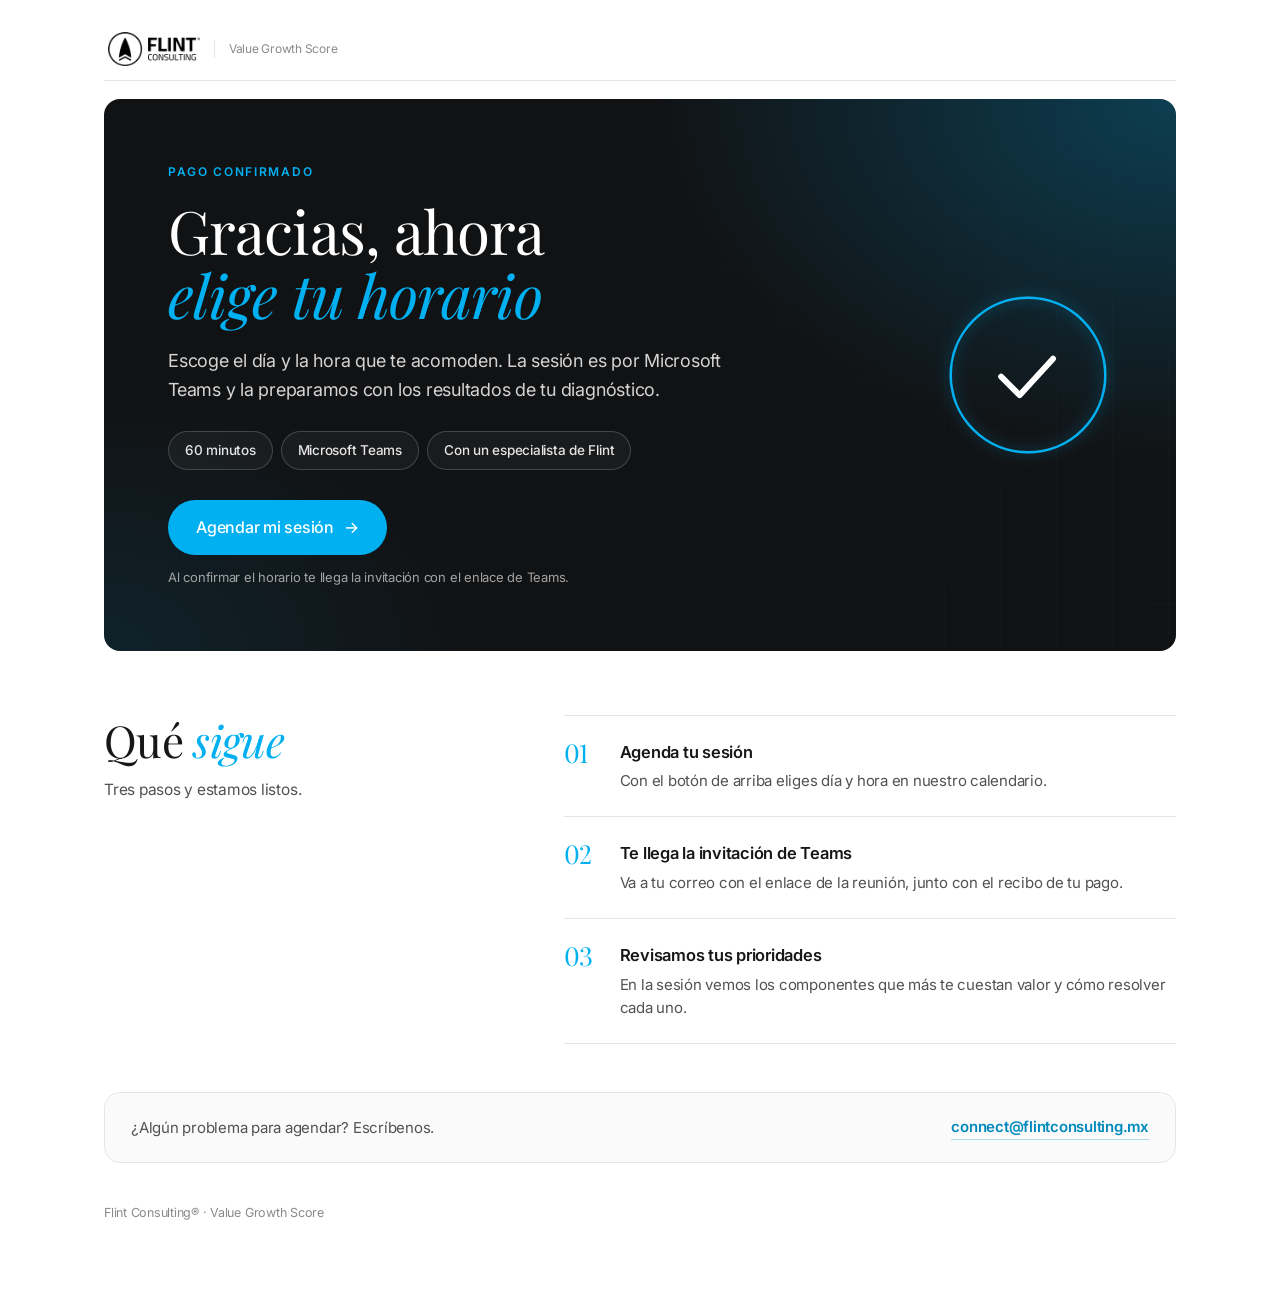
<file: gracias.html>
<!doctype html>
<html lang="es">
<head>
<meta charset="utf-8">
<meta name="viewport" content="width=device-width,initial-scale=1,viewport-fit=cover">
<meta name="robots" content="noindex">
<meta name="description" content="Confirmación de pago de la sesión Value Growth con Flint Consulting.">
<meta name="theme-color" content="#FFFFFF">
<title>Pago confirmado · Flint Consulting</title>
<link rel="preconnect" href="https://fonts.googleapis.com">
<link rel="preconnect" href="https://fonts.gstatic.com" crossorigin>
<link rel="stylesheet" href="https://fonts.googleapis.com/css2?family=Playfair+Display:ital,wght@0,500;0,600;1,500&family=Inter:wght@400;500;600&display=swap">
<style>
/* ═══════════════════════════════════════════════════════════
   FLINT · CONFIRMACIÓN DE PAGO DE LA SESIÓN
   Stripe regresa aquí al confirmar el pago. Mismo sistema visual
   que el diagnóstico (index.html).
   ═══════════════════════════════════════════════════════════ */
:root{
  --tinta:#171717; --texto:#525252; --tenue:#8A8A8A;
  --linea:#E5E5E5; --papel:#FFFFFF; --niebla:#FAFAFA;
  --cian:#00B0F0; --cian-txt:#0089BD; --oscuro:#111214;
  --r:16px;
  --sombra:4px 4px 24px rgba(129,129,129,.08);
  --ease:cubic-bezier(.2,.8,.2,1);
  --ease-out:cubic-bezier(.16,1,.3,1);
  --display:"Playfair Display",Georgia,serif;
  --ui:"Inter",-apple-system,"Segoe UI",Arial,sans-serif;
}
*{box-sizing:border-box;margin:0;padding:0}
html,body{background:var(--papel);color:var(--texto);font-family:var(--ui);line-height:1.55;letter-spacing:-.015em;
  -webkit-font-smoothing:antialiased;overflow-x:clip}

.shell{max-width:1120px;margin:0 auto;padding:18px 24px 80px;min-height:100vh}
@media(max-width:720px){.shell{padding:10px 16px 60px}}

.topbar{display:flex;align-items:center;gap:14px;padding:14px 4px;margin-bottom:18px;border-bottom:1px solid var(--linea)}
.topbar img{height:34px;width:auto;display:block}
.topbar small{font-size:12px;color:var(--tenue);padding-left:14px;border-left:1px solid var(--linea)}
@media(max-width:720px){.topbar img{height:28px}}

/* bloque oscuro, como el hero del sitio */
.hero{position:relative;overflow:hidden;background:var(--oscuro);border-radius:var(--r);color:#D4D4D4;
  padding:clamp(28px,5vw,64px);display:grid;grid-template-columns:1fr auto;gap:48px;align-items:center}
.hero::before{content:"";position:absolute;inset:0;pointer-events:none;
  background:radial-gradient(90% 120% at 100% 0%,rgba(0,176,240,.28),transparent 55%),
             radial-gradient(60% 80% at 0% 100%,rgba(0,176,240,.10),transparent 60%)}
.hero::after{content:"";position:absolute;inset:0;pointer-events:none;opacity:.5;
  background-image:linear-gradient(rgba(255,255,255,.035) 1px,transparent 1px),linear-gradient(90deg,rgba(255,255,255,.035) 1px,transparent 1px);
  background-size:56px 56px;-webkit-mask-image:linear-gradient(120deg,transparent 30%,#000);mask-image:linear-gradient(120deg,transparent 30%,#000)}
.hero>*{position:relative;z-index:1}
@media(max-width:760px){.hero{grid-template-columns:1fr;gap:32px}.sello{order:-1}}

.eyebrow{font-size:12px;letter-spacing:.14em;text-transform:uppercase;color:var(--cian);font-weight:600}
h1,h2{font-family:var(--display);font-weight:400;letter-spacing:-.015em;text-wrap:balance}
h1{color:#fff;font-size:clamp(38px,5.6vw,60px);line-height:1.08;margin-top:16px}
h1 em,h2 em{font-style:italic;color:var(--cian)}
.lede{font-size:clamp(16px,1.5vw,18px);line-height:1.6;max-width:54ch;margin-top:20px;color:#D4D4D4}
.pills{display:flex;flex-wrap:wrap;gap:8px;margin-top:26px}
.pill{padding:8px 16px;border-radius:99px;font-size:13.5px;font-weight:500;color:#E5E5E5;
  border:1px solid rgba(255,255,255,.18);background:rgba(255,255,255,.04)}

/* sello: anillo que se cierra y palomita que se dibuja */
.sello{width:168px;height:168px}
@media(max-width:760px){.sello{width:96px;height:96px}}
.sello svg{width:100%;height:100%;overflow:visible}
.sello .base{stroke:rgba(255,255,255,.08)}
.sello .aro{stroke:var(--cian);stroke-dasharray:578;stroke-dashoffset:578;filter:drop-shadow(0 0 8px rgba(0,176,240,.6));
  animation:trazo 1.1s var(--ease-out) .25s forwards}
.sello .ok{stroke:#fff;stroke-dasharray:90;stroke-dashoffset:90;animation:trazo .5s var(--ease-out) 1.1s forwards}
@keyframes trazo{to{stroke-dashoffset:0}}

/* qué sigue */
.sigue{margin-top:clamp(36px,5vw,64px);display:grid;grid-template-columns:.8fr 1.2fr;gap:clamp(24px,4vw,56px);align-items:start}
@media(max-width:860px){.sigue{grid-template-columns:1fr}}
h2{color:var(--tinta);font-size:clamp(30px,3.6vw,44px);line-height:1.12}
.sigue .intro{margin-top:14px;font-size:15.5px;max-width:40ch}
.pasos{list-style:none;counter-reset:p}
.pasos li{display:flex;gap:20px;padding:24px 0;border-top:1px solid var(--linea)}
.pasos li:last-child{border-bottom:1px solid var(--linea)}
.pasos li::before{content:counter(p,decimal-leading-zero);counter-increment:p;font-family:var(--display);
  font-feature-settings:"lnum" 1;font-size:26px;line-height:1;color:var(--cian);min-width:36px}
.pasos b{display:block;color:var(--tinta);font-weight:600;font-size:16.5px;margin-bottom:4px}
.pasos p{font-size:15px;line-height:1.55}

.ayuda{margin-top:clamp(32px,4vw,48px);padding:22px 26px;border:1px solid var(--linea);border-radius:var(--r);
  background:var(--niebla);display:flex;flex-wrap:wrap;gap:8px 24px;align-items:center;justify-content:space-between;font-size:15px}
.ayuda a{color:var(--cian-txt);font-weight:600;text-decoration:none;border-bottom:1px solid rgba(0,137,189,.3)}
.ayuda a:hover{border-bottom-color:var(--cian-txt)}
.ayuda a:focus-visible{outline:2px solid var(--cian);outline-offset:3px;border-radius:2px}

.btn{display:inline-flex;align-items:center;gap:10px;margin-top:30px;padding:15px 28px;border-radius:99px;
  background:var(--cian);color:#fff;font-size:16px;font-weight:500;text-decoration:none;
  transition:background .2s var(--ease),transform .16s var(--ease)}
.btn:hover{background:#009FDA}
.btn:active{transform:scale(.97)}
.btn:focus-visible{outline:2px solid var(--cian);outline-offset:3px}
.btn .arr{transition:transform .2s var(--ease)}
.btn:hover .arr{transform:translateX(3px)}
@media(max-width:560px){.btn{width:100%;justify-content:center}}
.fine{margin-top:12px;font-size:13px;color:#A3A3A3}
.foot{margin-top:40px;font-size:12.5px;color:var(--tenue)}

.entra{animation:entra .6s var(--ease-out) both}
.entra.d2{animation-delay:.12s}.entra.d3{animation-delay:.24s}
@keyframes entra{from{opacity:0;transform:translateY(14px)}to{opacity:1;transform:none}}
@media (prefers-reduced-motion:reduce){*,*::before,*::after{animation:none!important;transition:none!important}
  .sello .aro,.sello .ok{stroke-dashoffset:0}}
</style>
</head>
<body>
<div class="shell">

<header class="topbar">
  <img src="[data-uri]" alt="Flint Consulting" width="92" height="34">
  <small>Value Growth Score</small>
</header>

<main>
  <section class="hero entra">
    <div>
      <div class="eyebrow">Pago confirmado</div>
      <h1>Gracias, ahora <em>elige tu horario</em></h1>
      <p class="lede">Escoge el día y la hora que te acomoden. La sesión es por Microsoft Teams y la preparamos con los resultados de tu diagnóstico.</p>
      <div class="pills">
        <span class="pill">60 minutos</span>
        <span class="pill">Microsoft Teams</span>
        <span class="pill">Con un especialista de Flint</span>
      </div>
      <a class="btn" id="agendar" href="https://bookings.cloud.microsoft/bookwithme/user/d682f2049f1e4a418b334a511b6aa4f5@flintconsulting.mx/meetingtype/ubADMQ0euUKYuiTKMRKqZA2?bookingcode=bd4d74ce-aae1-445a-8f84-42766baaa680&amp;anonymous&amp;ismsaljsauthenabled&amp;ep=mlink" target="_blank" rel="noopener">Agendar mi sesión <span class="arr" aria-hidden="true">→</span></a>
      <p class="fine">Al confirmar el horario te llega la invitación con el enlace de Teams.</p>
    </div>
    <div class="sello" aria-hidden="true">
      <svg viewBox="0 0 200 200" fill="none" stroke-linecap="round" stroke-linejoin="round">
        <circle class="base" cx="100" cy="100" r="92" stroke-width="3"/>
        <circle class="aro" cx="100" cy="100" r="92" stroke-width="3" transform="rotate(-90 100 100)"/>
        <path class="ok" d="M68 102l22 22 44-48" stroke-width="7"/>
      </svg>
    </div>
  </section>

  <section class="sigue entra d2">
    <div>
      <h2>Qué <em>sigue</em></h2>
      <p class="intro">Tres pasos y estamos listos.</p>
    </div>
    <ol class="pasos">
      <li><div><b>Agenda tu sesión</b><p>Con el botón de arriba eliges día y hora en nuestro calendario.</p></div></li>
      <li><div><b>Te llega la invitación de Teams</b><p>Va a tu correo con el enlace de la reunión, junto con el recibo de tu pago.</p></div></li>
      <li><div><b>Revisamos tus prioridades</b><p>En la sesión vemos los componentes que más te cuestan valor y cómo resolver cada uno.</p></div></li>
    </ol>
  </section>

  <div class="ayuda entra d3">
    <span>¿Algún problema para agendar? Escríbenos.</span>
    <a href="mailto:connect@flintconsulting.mx?subject=Sesi%C3%B3n%20Value%20Growth">connect@flintconsulting.mx</a>
  </div>

  <div class="foot">Flint Consulting® · Value Growth Score</div>
</main>

</div>
</body>
</html>
</file>
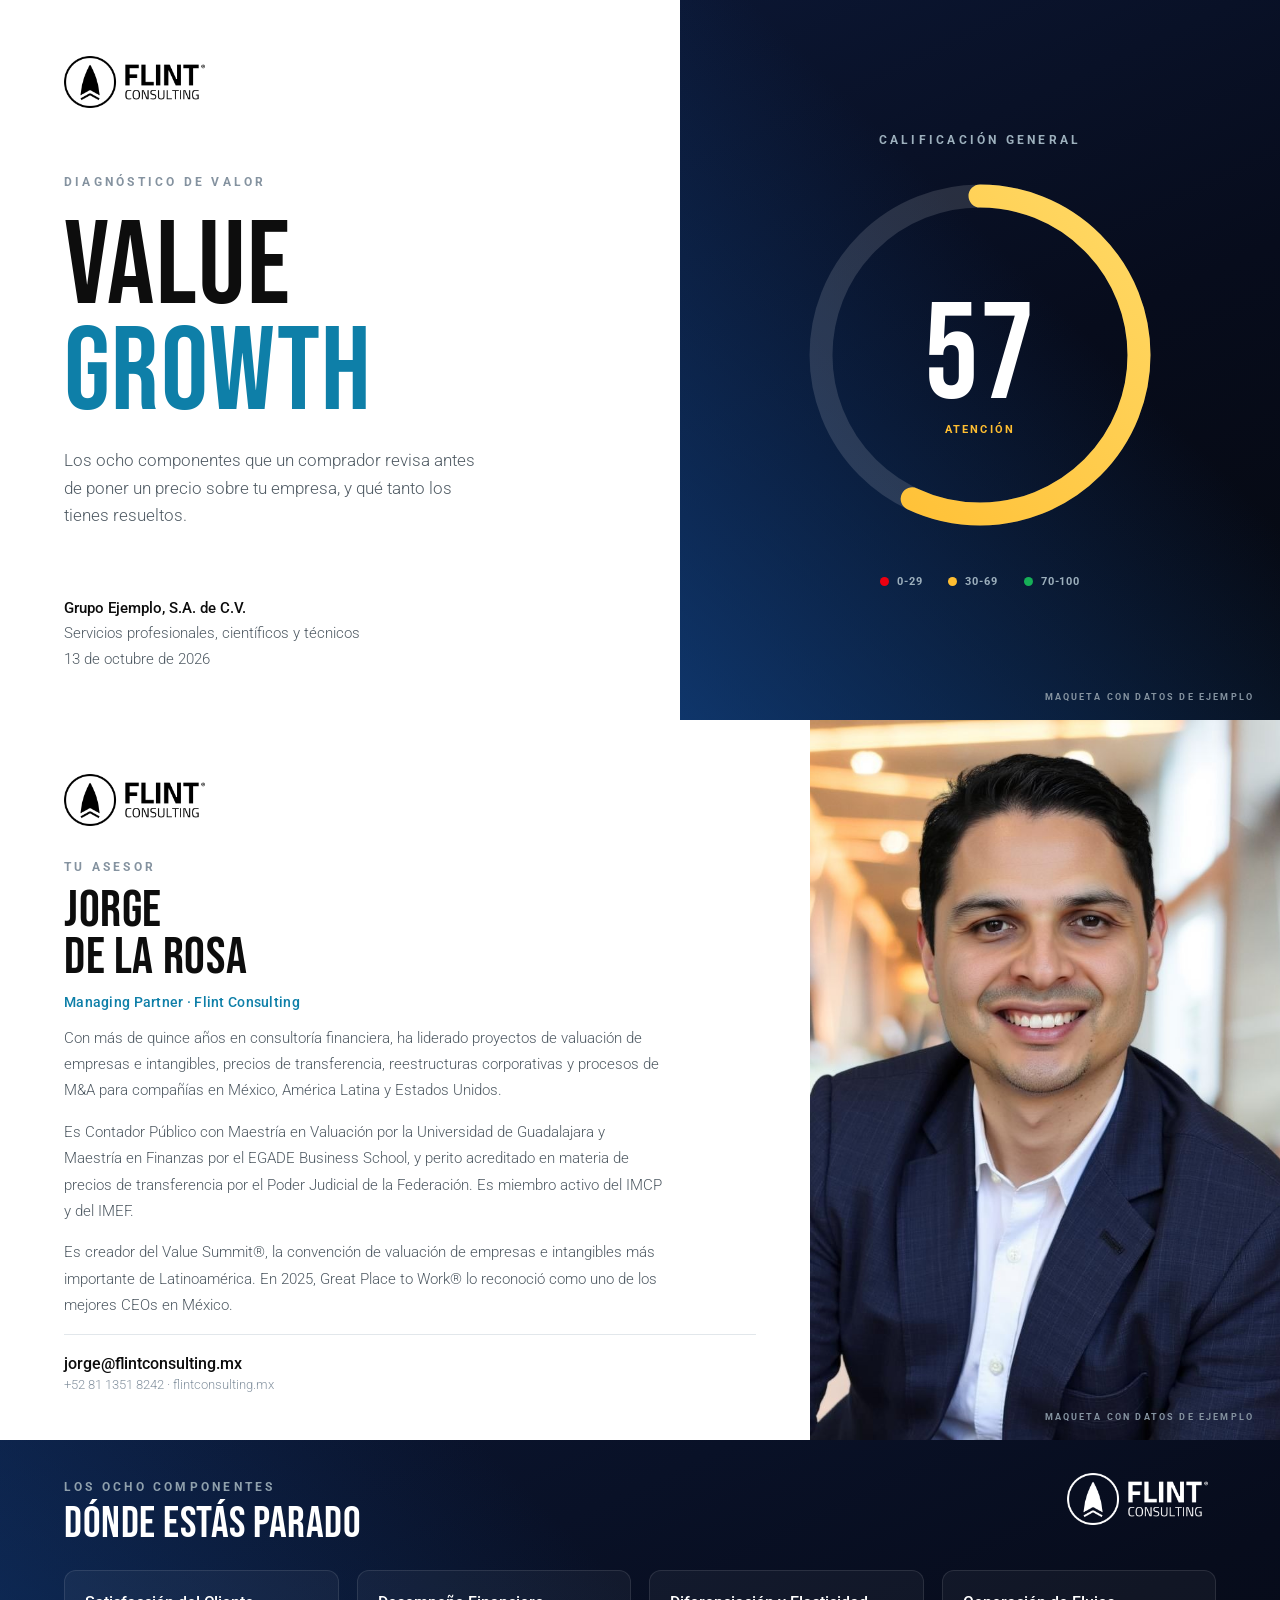
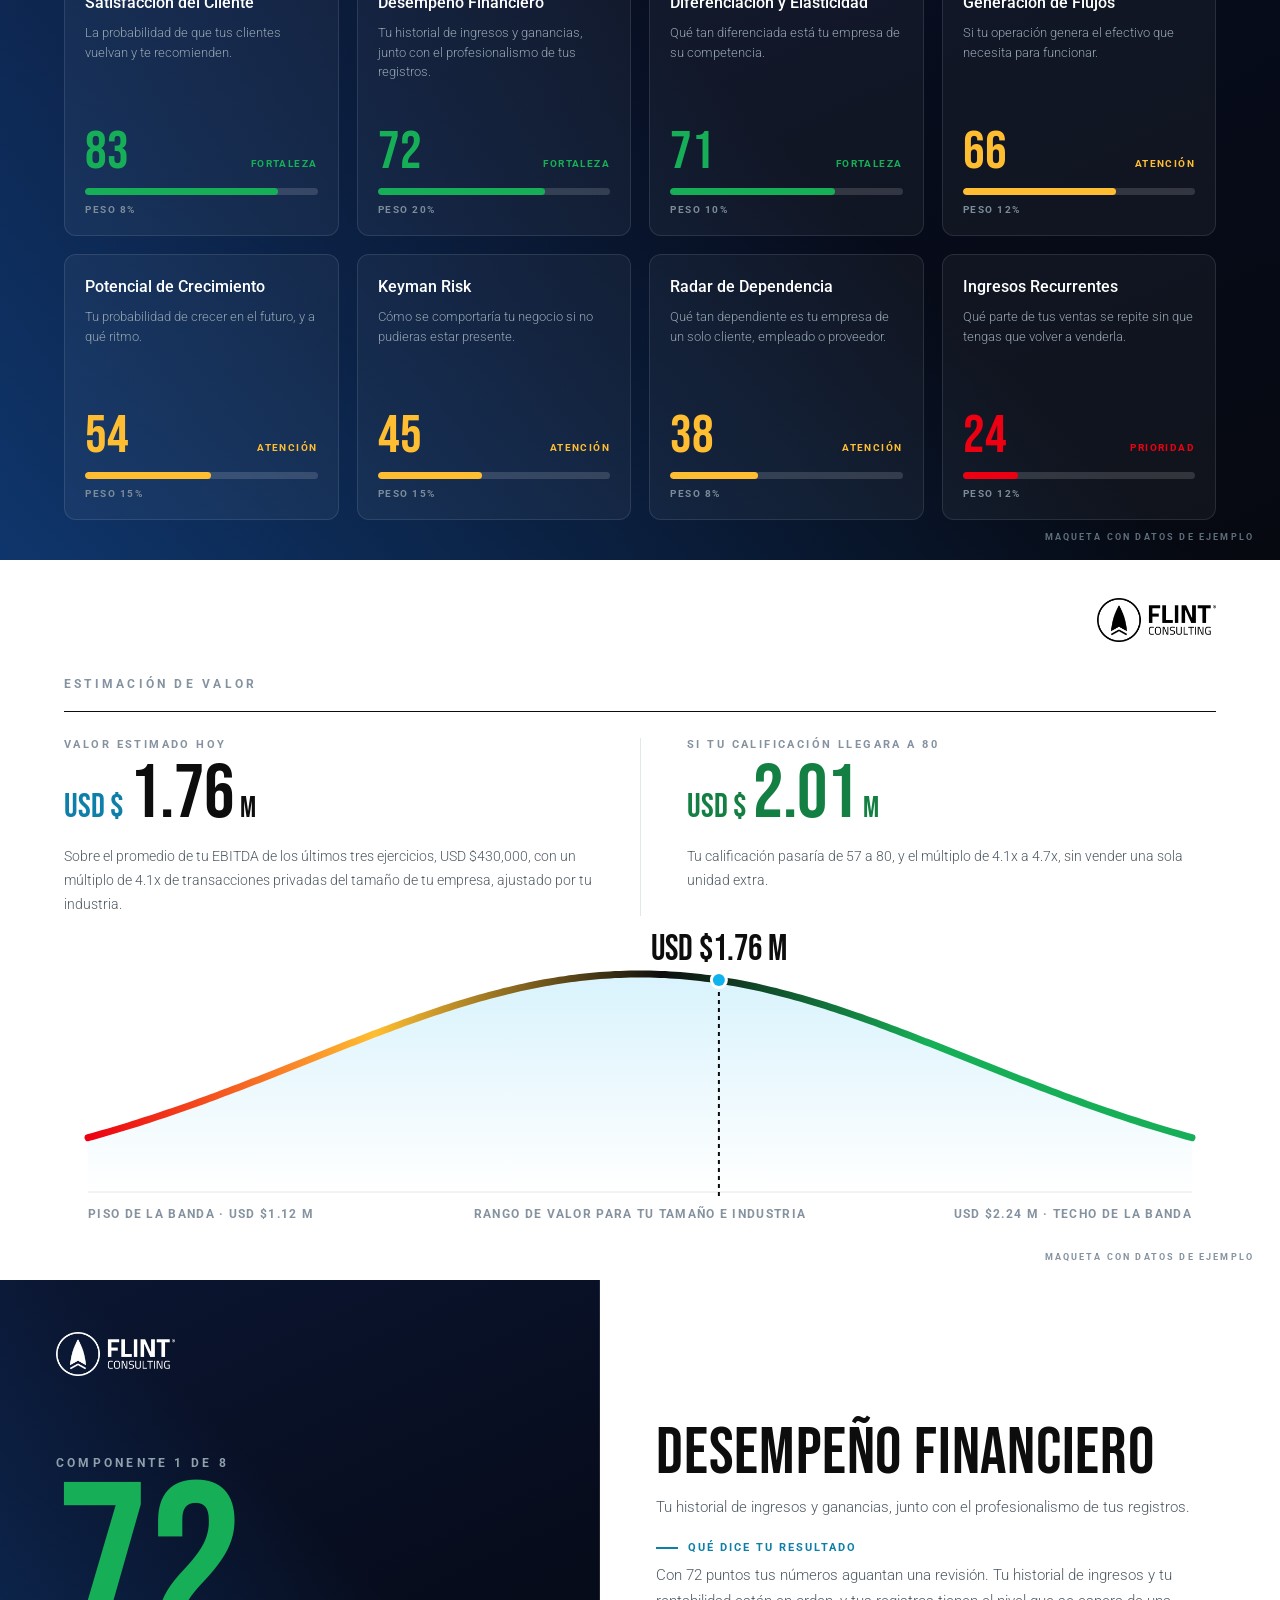
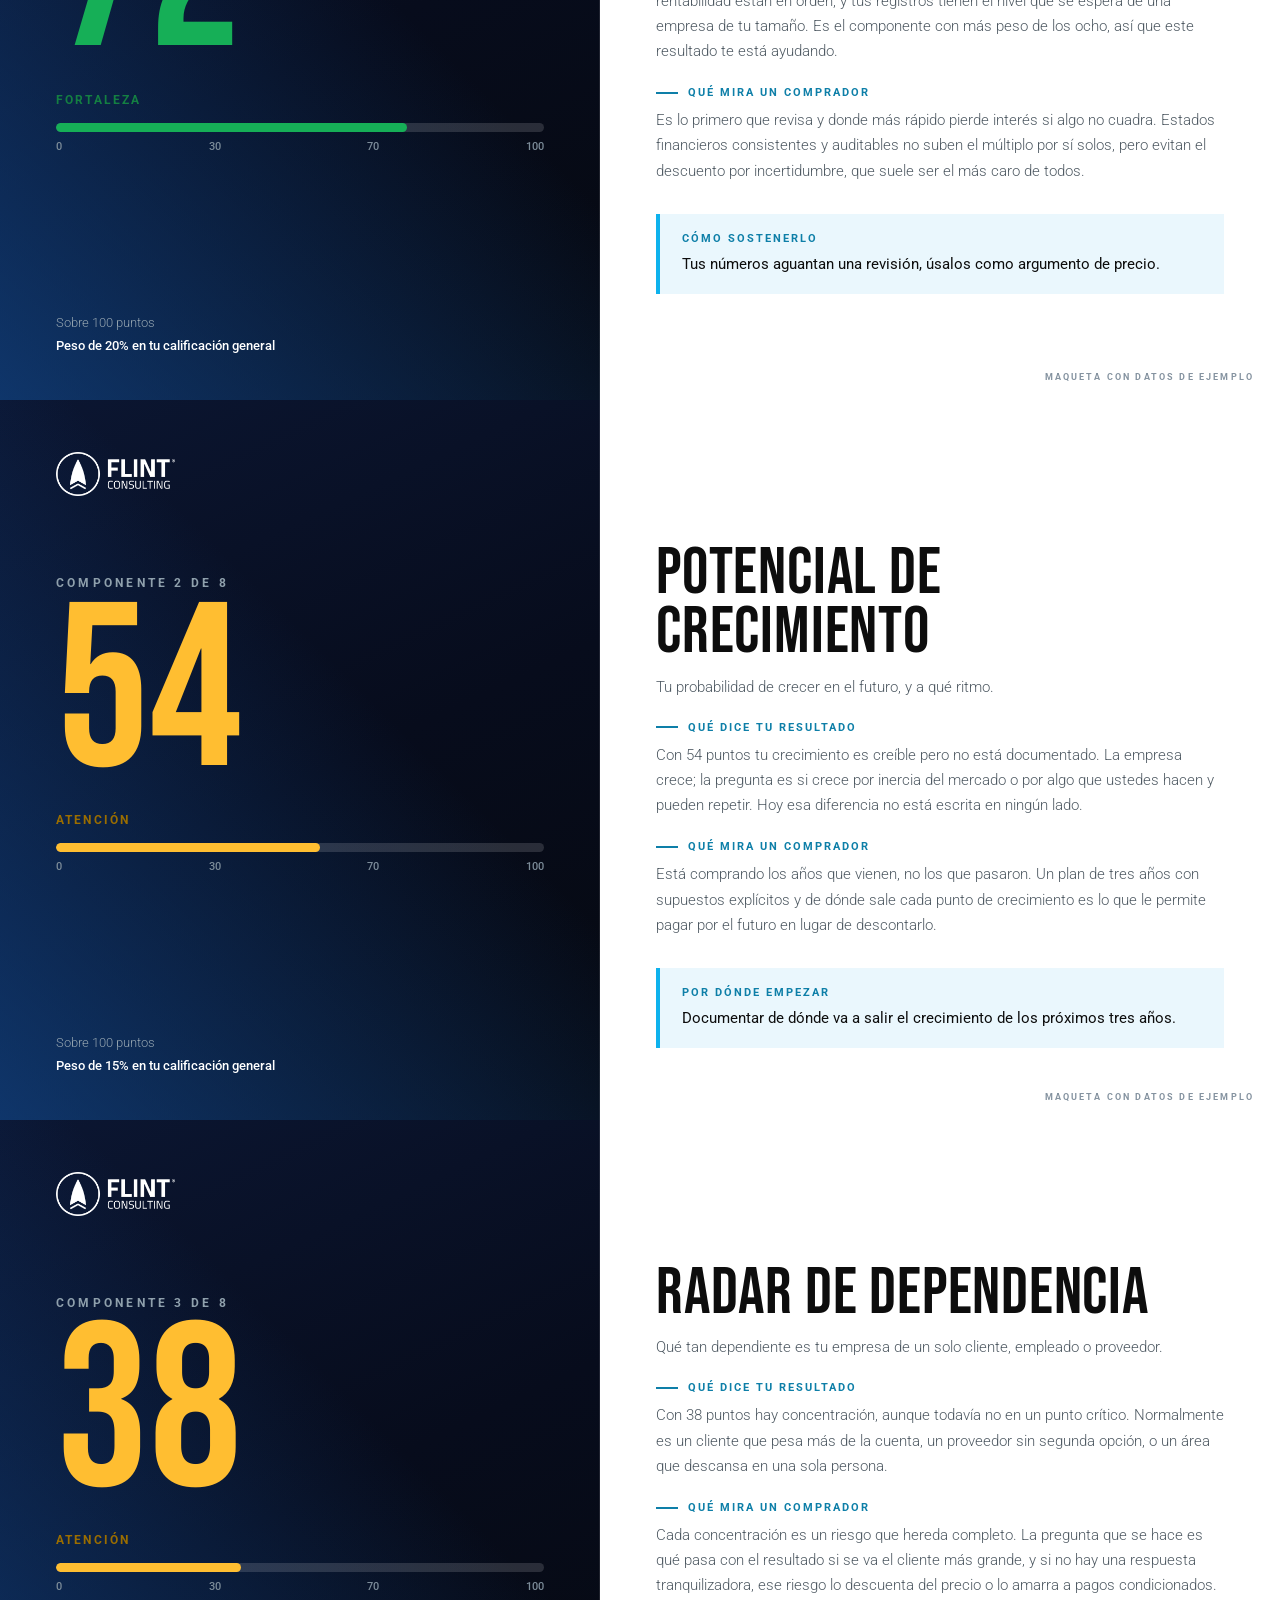
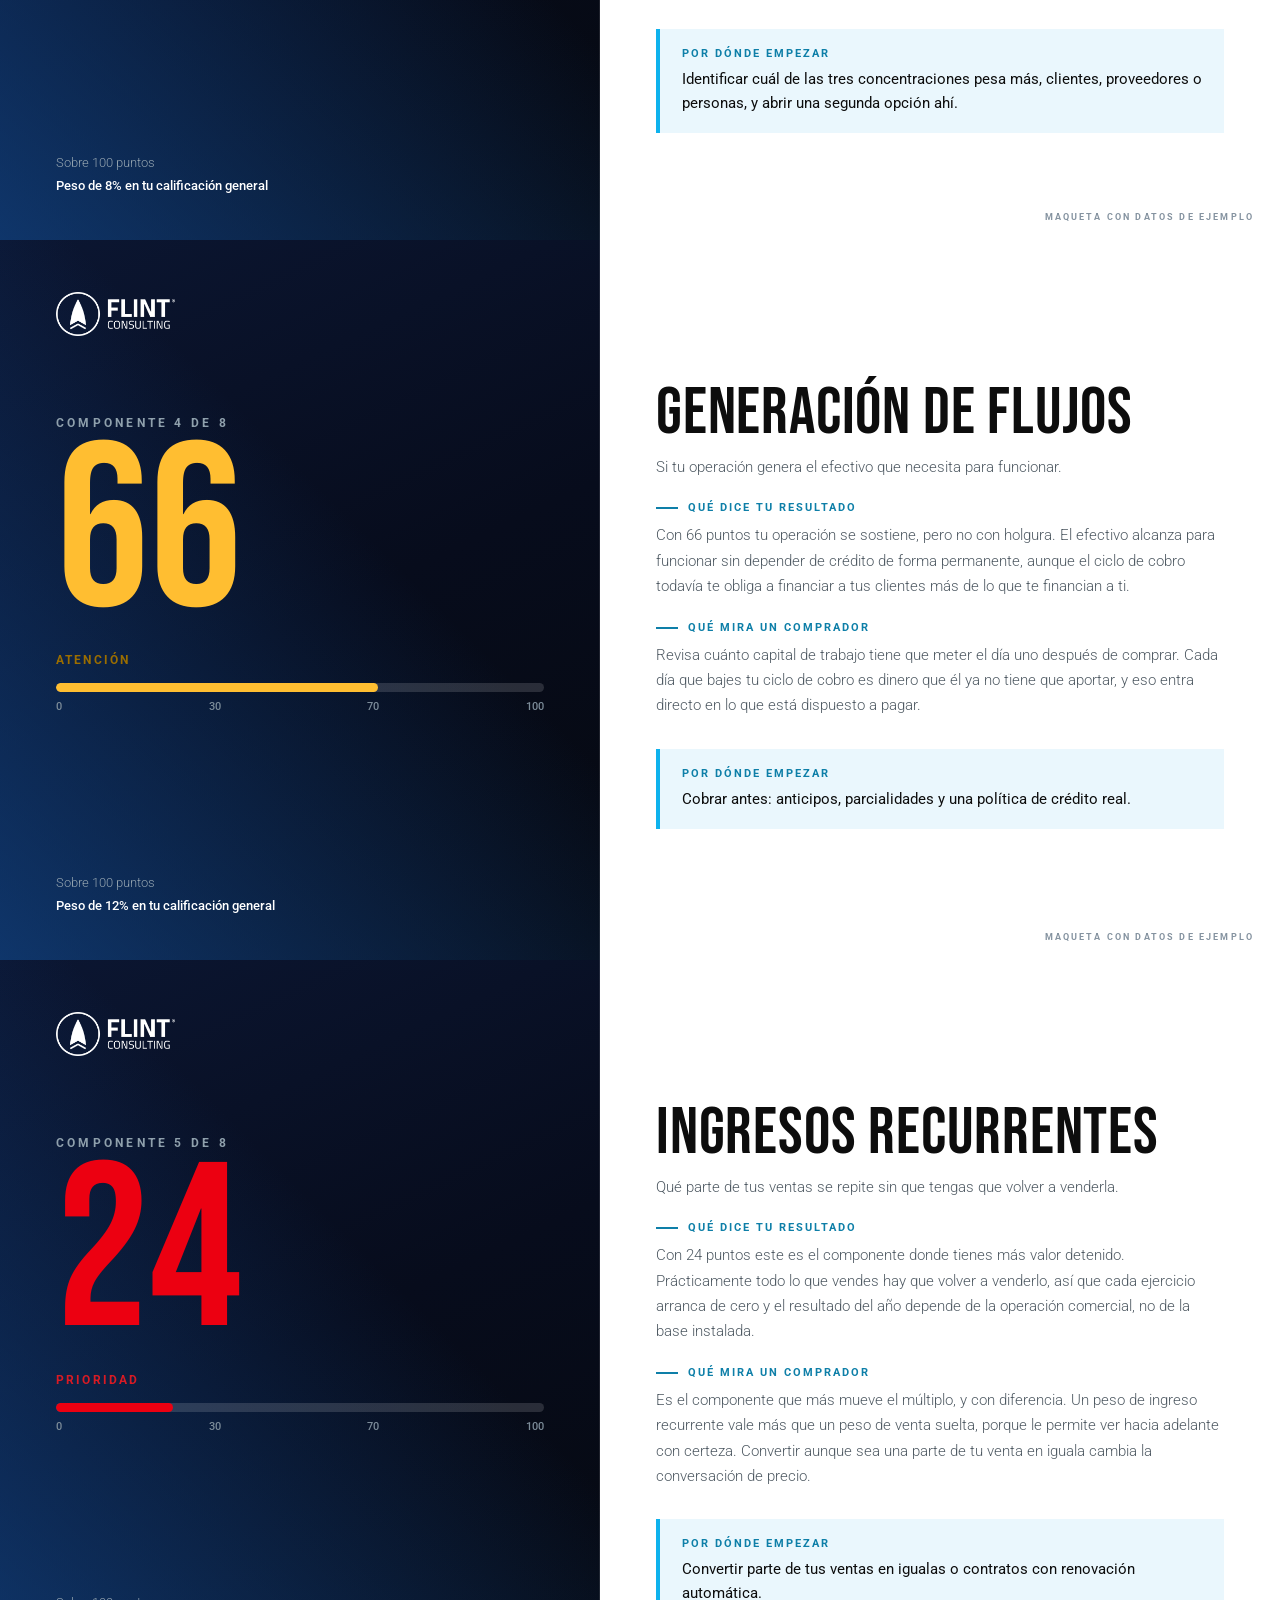
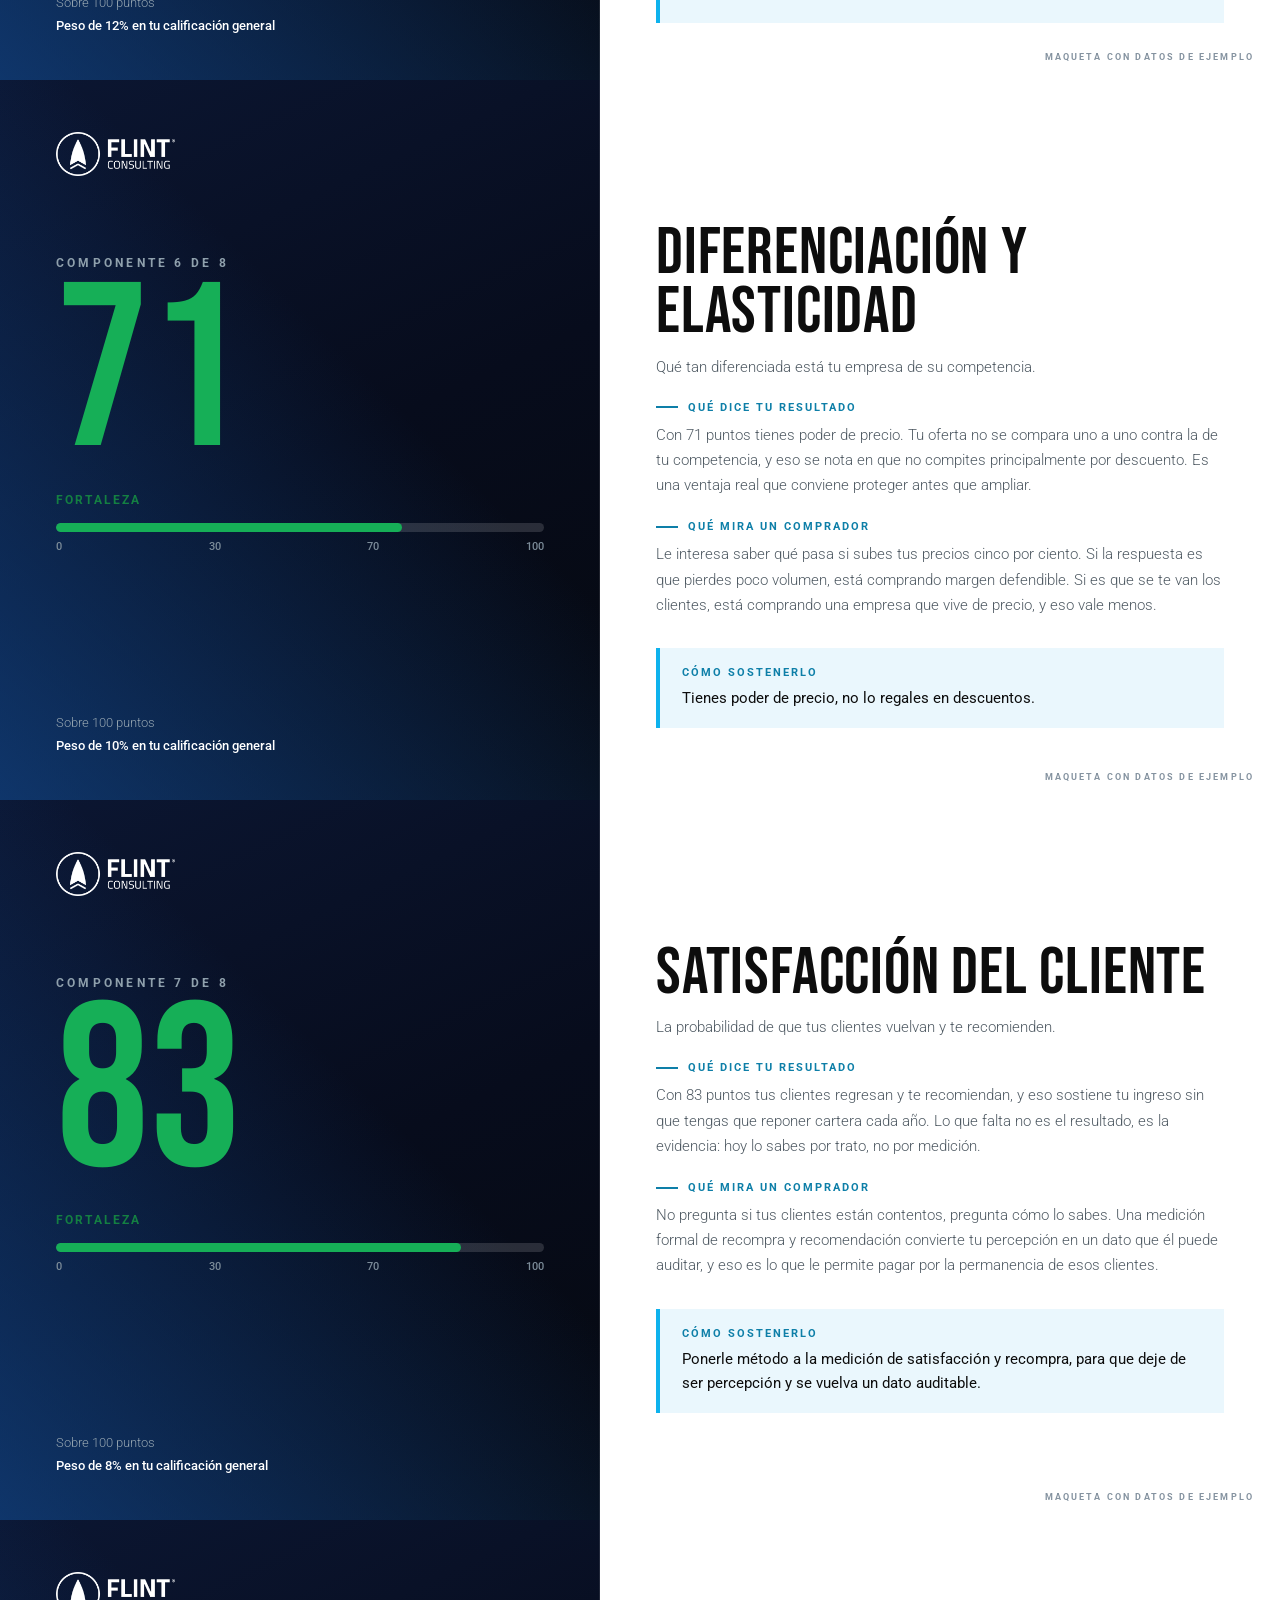
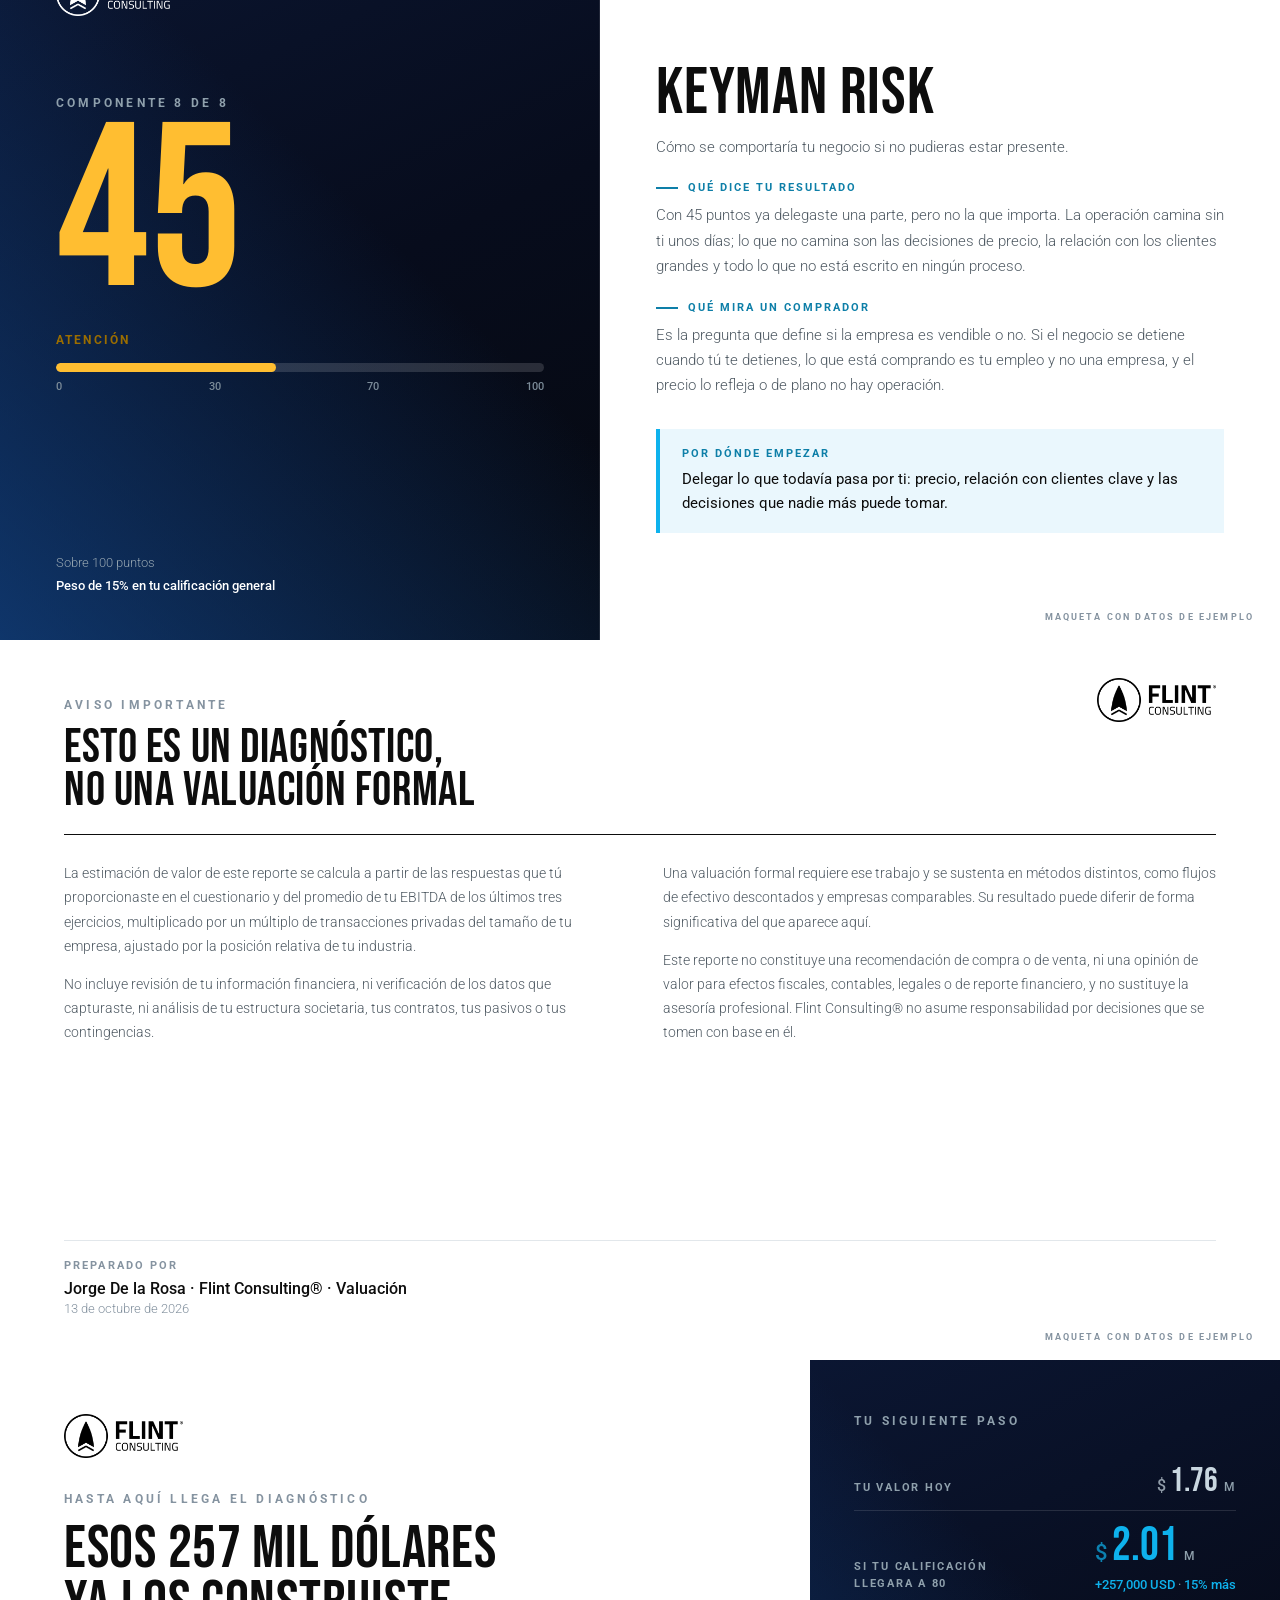
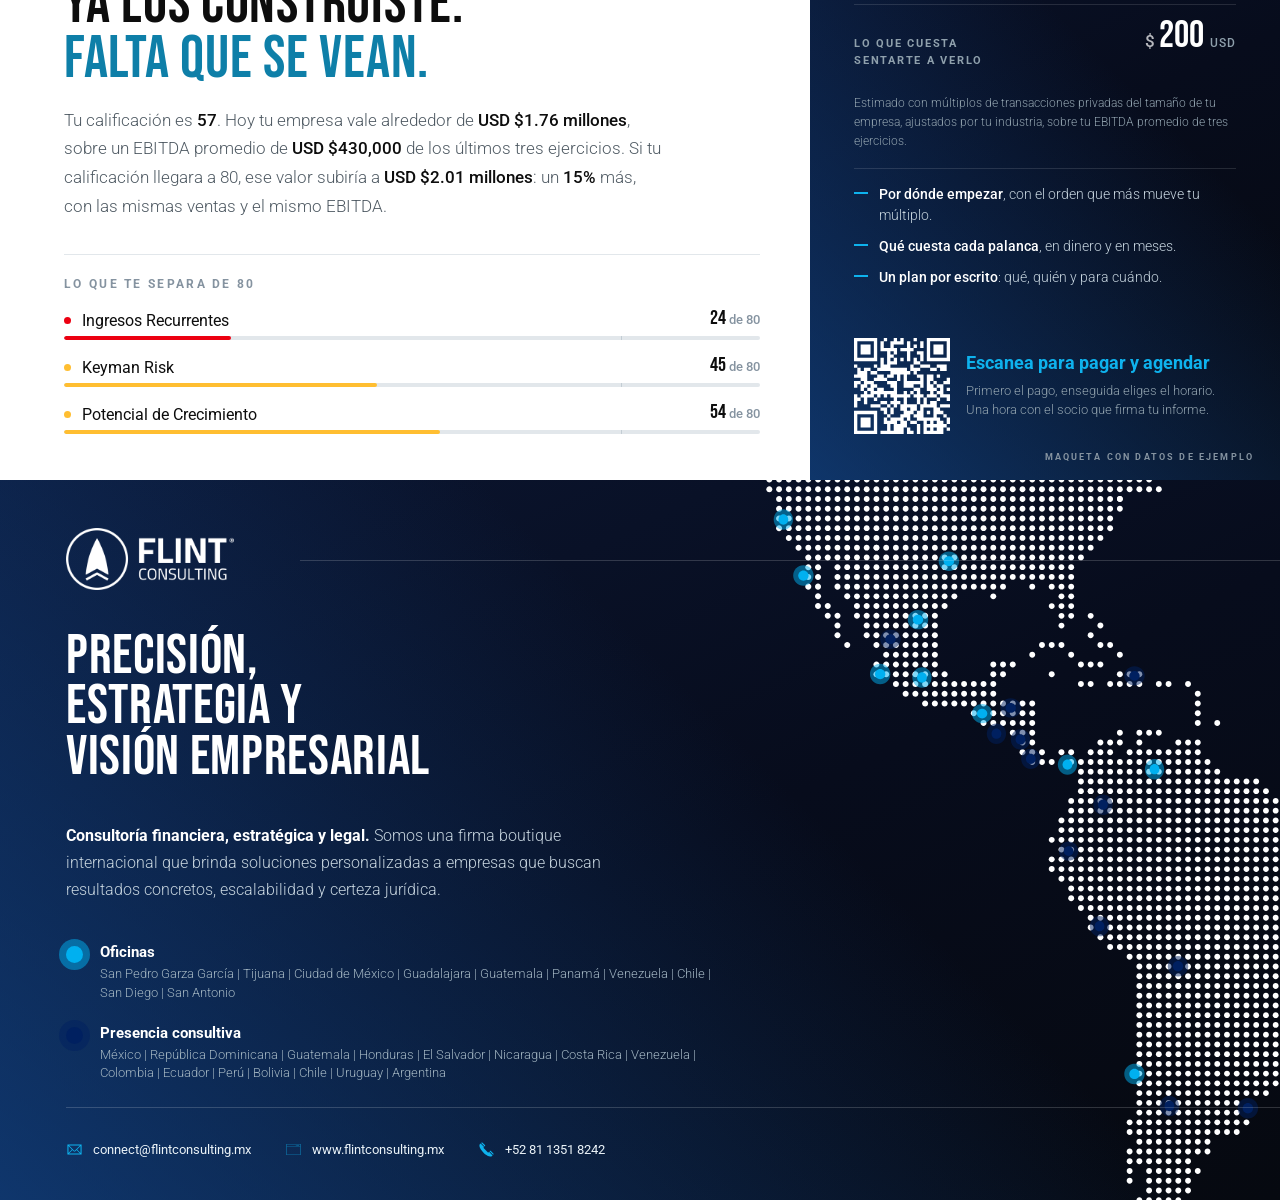
<file: informe/informe.html>
<!doctype html><html lang="es"><head><meta charset="utf-8">
<title>Value Growth · Informe</title>
<link rel="stylesheet" href="base.css">
</head><body>

<!-- 1 · PORTADA -->
<section class="hoja"><div class="pa-cover">
  <div class="pa-izq">
    <img class="logo" src="assets/logo_negro.png" alt="Flint Consulting">
    <div>
      <div class="eyebrow">Diagnóstico de valor</div>
      <h1 class="disp pa-tit">Value<br><em>Growth</em></h1>
      <p class="pa-sub">Los ocho componentes que un comprador revisa antes de poner
        un precio sobre tu empresa, y qué tanto los tienes resueltos.</p>
    </div>
    <div class="pa-meta" id="a-meta"></div>
  </div>
  <div class="pa-der grad">
    <div class="pa-de">Calificación general</div>
    <div id="a-aro"></div>
    <div class="pa-leyenda">
      <span class="lg"><i style="background:var(--rojo)"></i>0-29</span>
      <span class="lg"><i style="background:var(--amar)"></i>30-69</span>
      <span class="lg"><i style="background:var(--verde)"></i>70-100</span>
    </div>
  </div>
</div><div class="sello" id="s1"></div></section>

<!-- 2 · TU ASESOR -->
<section class="hoja"><div class="pa-ase">
  <div class="pa-aizq">
    <img class="logo" src="assets/logo_negro.png" alt="Flint Consulting">
    <div class="pa-acpo">
      <div class="eyebrow">Tu asesor</div>
      <h2 class="disp pa-atit">Jorge<br>De la Rosa</h2>
      <div class="pa-arol">Managing Partner · Flint Consulting</div>
      <p>Con más de quince años en consultoría financiera, ha liderado proyectos de
        valuación de empresas e intangibles, precios de transferencia, reestructuras
        corporativas y procesos de M&amp;A para compañías en México, América Latina y
        Estados Unidos.</p>
      <p>Es Contador Público con Maestría en Valuación por la Universidad de Guadalajara
        y Maestría en Finanzas por el EGADE Business School, y perito acreditado en
        materia de precios de transferencia por el Poder Judicial de la Federación.
        Es miembro activo del IMCP y del IMEF.</p>
      <p>Es creador del Value Summit®, la convención de valuación de empresas e
        intangibles más importante de Latinoamérica. En 2025, Great Place to Work® lo
        reconoció como uno de los mejores CEOs en México.</p>
    </div>
    <div class="pa-afir">
      <div class="n">jorge@flintconsulting.mx</div>
      <div class="c">+52 81 1351 8242 · flintconsulting.mx</div>
    </div>
  </div>
  <div class="pa-ader"><img src="assets/jorge.jpg" alt="Jorge De la Rosa"></div>
</div><div class="sello" id="s2"></div></section>

<!-- 3 · TABLERO -->
<section class="hoja oscura grad">
  <img class="marca alta" src="assets/logo_blanco.png" alt="Flint Consulting">
  <div class="pa-tab">
  <div class="eyebrow">Los ocho componentes</div>
  <h2 class="disp pa-tabtit">Dónde estás parado</h2>
  <div class="pa-rejilla" id="a-rejilla"></div>
</div><div class="sello" id="s3"></div></section>

<!-- 4 · ESTIMACIÓN DE VALOR -->
<section class="hoja"><img class="marca der" src="assets/logo_negro.png" alt="Flint Consulting">
  <div class="pa-val">
    <div class="eyebrow">Estimación de valor</div>
    <div class="pa-vrule"></div>
    <div class="pa-vdos">
      <div class="pa-vcol">
        <div class="pa-vlab">Valor estimado hoy</div>
        <div class="pa-vbig" style="--c:var(--ciantxt)">
          <span class="u">USD $</span><span class="n" id="v-hoy"></span><span class="m">M</span>
        </div>
        <p class="pa-vnt" id="v-hoy-nt"></p>
      </div>
      <div class="pa-vcol">
        <div class="pa-vlab" id="v-pot-lab">Si tu calificación llegara a 80</div>
        <div class="pa-vbig" style="--c:var(--verdetx)">
          <span class="u">USD $</span><span class="n" id="v-pot" style="color:var(--verdetx)"></span><span class="m" style="color:var(--verdetx)">M</span>
        </div>
        <p class="pa-vnt" id="v-pot-nt"></p>
      </div>
    </div>
    <div class="pa-camp" id="a-campana"></div>
  </div>
<div class="sello" id="s4"></div></section>

<!-- 5 a 12 · UNA HOJA POR COMPONENTE -->
<div id="a-detalles"></div>

<!-- 13 · AVISO -->
<section class="hoja"><img class="marca der" src="assets/logo_negro.png" alt="Flint Consulting">
  <div class="pa-av">
    <div class="eyebrow">Aviso importante</div>
    <h2 class="disp pa-avtit">Esto es un diagnóstico,<br>no una valuación formal</h2>
    <div class="pa-avrule"></div>
    <div class="pa-avcols">
      <div>
        <p>La estimación de valor de este reporte se calcula a partir de las respuestas
          que tú proporcionaste en el cuestionario y del promedio de tu EBITDA de los
          últimos tres ejercicios, multiplicado por un múltiplo de transacciones privadas
          del tamaño de tu empresa, ajustado por la posición relativa de tu industria.</p>
        <p>No incluye revisión de tu información financiera, ni verificación de los datos
          que capturaste, ni análisis de tu estructura societaria, tus contratos, tus
          pasivos o tus contingencias.</p>
      </div>
      <div>
        <p>Una valuación formal requiere ese trabajo y se sustenta en métodos distintos,
          como flujos de efectivo descontados y empresas comparables. Su resultado puede
          diferir de forma significativa del que aparece aquí.</p>
        <p>Este reporte no constituye una recomendación de compra o de venta, ni una
          opinión de valor para efectos fiscales, contables, legales o de reporte
          financiero, y no sustituye la asesoría profesional. Flint Consulting® no asume
          responsabilidad por decisiones que se tomen con base en él.</p>
      </div>
    </div>
    <div class="pa-avpie">
      <div class="k">Preparado por</div>
      <div class="v" id="a-asesor"></div>
      <div class="f" id="a-fecha"></div>
    </div>
  </div>
<div class="sello" id="s13"></div></section>

<!-- 14 · CIERRE (pago y llamada) -->
<section class="hoja"><div class="pa-cie">
  <div class="pa-cizq">
    <img class="logo" src="assets/logo_negro.png" alt="Flint Consulting" style="height:44px">
    <div style="margin-top:34px">
      <div class="eyebrow">Hasta aquí llega el diagnóstico</div>
      <h2 class="disp pa-ctit" id="c-tit"></h2>
      <p class="pa-csub" id="c-sub"></p>
    </div>
    <div class="pa-cpr" id="c-prio"></div>
  </div>
  <div class="pa-cder grad">
    <div class="eyebrow">Tu siguiente paso</div>
    <div id="c-cifras" style="margin-top:14px"></div>
    <p class="pa-cmet">Estimado con múltiplos de transacciones privadas del tamaño de tu
      empresa, ajustados por tu industria, sobre tu EBITDA promedio de tres ejercicios.</p>
    <div class="pa-cinc">
      <div class="pa-cli"><i></i><div><b>Por dónde empezar</b>, con el orden que más
        mueve tu múltiplo.</div></div>
      <div class="pa-cli"><i></i><div><b>Qué cuesta cada palanca</b>, en dinero y en
        meses.</div></div>
      <div class="pa-cli"><i></i><div><b>Un plan por escrito</b>: qué, quién y para
        cuándo.</div></div>
    </div>
    <div class="pa-cpie">
      <img class="pa-cqr" src="assets/qr_pago.svg" alt="">
      <div class="pa-ccta">Escanea para pagar y agendar
        <span>Primero el pago, enseguida eliges el horario. Una hora con el socio que
          firma tu informe.</span></div>
    </div>
  </div>
</div><div class="sello" id="s14"></div></section>

<!-- 15 · CONTRAPORTADA -->
<section class="hoja grad cf">
  <img class="cf-mapa" src="assets/mapa.svg" alt="">
  <img class="cf-logo" src="assets/logo_blanco.png" alt="Flint Consulting">
  <div class="cf-r1"></div>
  <div class="cf-col">
    <h2 class="disp cf-tit">Precisión,<br>estrategia y<br>visión empresarial</h2>
    <p class="cf-txt"><b>Consultoría financiera, estratégica y legal.</b> Somos una firma
      boutique internacional que brinda soluciones personalizadas a empresas que buscan
      resultados concretos, escalabilidad y certeza jurídica.</p>
    <div class="cf-ley">
      <div class="cf-fila"><i class="cf-pt of"></i><div>
        <div class="t">Oficinas</div>
        <div class="l">San&nbsp;Pedro&nbsp;Garza&nbsp;García | Tijuana | Ciudad&nbsp;de&nbsp;México | Guadalajara |
          Guatemala | Panamá | Venezuela | Chile | San&nbsp;Diego | San&nbsp;Antonio</div></div></div>
      <div class="cf-fila"><i class="cf-pt pc"></i><div>
        <div class="t">Presencia consultiva</div>
        <div class="l">México | República&nbsp;Dominicana | Guatemala | Honduras | El&nbsp;Salvador |
          Nicaragua | Costa&nbsp;Rica | Venezuela | Colombia | Ecuador | Perú | Bolivia | Chile |
          Uruguay | Argentina</div></div></div>
    </div>
  </div>
  <div class="cf-r2"></div>
  <div class="cf-contacto">
    <div class="l"><svg viewBox="0 0 96 96" class="ic"><path d="M8 20 8 76 88 76 88 20 8 20ZM49.4 54.9C48.6 55.7 47.4 55.7 46.6 54.9L17 26 79.1 26 49.4 54.9ZM33.5 47.7 14 67.3 14 28.6 33.5 47.7ZM36.4 50.5 43.9 57.8C45.1 58.9 46.6 59.5 48.1 59.5 49.6 59.5 51.1 58.9 52.3 57.8L59.8 50.5 79.2 70 16.9 70 36.4 50.5ZM62.5 47.7 82 28.7 82 67.2 62.5 47.7Z" fill="#0EB2ED"/></svg><span>connect@flintconsulting.mx</span></div>
    <div class="l"><svg viewBox="0 0 96 96" class="ic"><path d="M8 17 8 79 88 79 88 17ZM86 19 86 32 10 32 10 19ZM10 77 10 34 86 34 86 77Z" fill="#0EB2ED"/><circle cx="63" cy="25" r="2" fill="#0EB2ED"/><circle cx="70" cy="25" r="2" fill="#0EB2ED"/><circle cx="77" cy="25" r="2" fill="#0EB2ED"/></svg><span>www.flintconsulting.mx</span></div>
    <div class="l"><svg viewBox="0 0 96 96" class="ic"><path d="M39.2 29.2C40 28.4 40.5 27.3 40.5 26.1 40.5 24.9 40 23.8 39.2 23L25.4 9.3C24.6 8.5 23.5 8 22.4 8 21.3 8 20.1 8.5 19.3 9.3L17.8 10.8 37.7 30.7 39.2 29.2Z" fill="#0EB2ED"/><path d="M59.3 64.5C58.9 64.9 58.3 65.1 57.8 65.1 57.3 65.1 56.7 64.9 56.3 64.5L31.5 39.8C31.1 39.4 30.9 38.8 30.9 38.3 30.9 37.8 31.1 37.2 31.5 36.8L34.6 33.8 14.7 13.9C13.4 15.2 12.2 16.4 11.4 17.2 9.4 19.1 8.2 21.6 8.1 24.3 7.8 28.8 8.9 33.1 10.4 37.3 12 41 14.1 44.5 16.4 47.8 24.6 60.1 34.9 70.8 46.9 79.3 48.9 80.8 51 82.1 53.2 83.3 58.2 85.8 63.5 87.6 69.2 88 73 88.3 76.8 86.8 79.4 84L82.1 81.3 62.3 61.4 59.3 64.5Z" fill="#0EB2ED"/><path d="M86.7 70.6 72.9 56.8C72.1 56 71 55.5 69.8 55.5 68.6 55.5 67.5 56 66.7 56.8L65.2 58.4 85.1 78.3 86.6 76.8C87.4 76 87.9 74.9 87.9 73.7 87.9 72.5 87.5 71.4 86.7 70.6Z" fill="#0EB2ED"/></svg><span>+52 81 1351 8242</span></div>
  </div>
</section>

<script src="datos.js"></script>
<script src="textos.js"></script>
<script src="campana.js"></script>
<script src="aro.js"></script>
<script>
(function(){
  /* Los datos del cliente pueden llegar de dos formas:
     1. desde datos.js, que es lo que se usa para probar la plantilla, y
     2. desde el fragmento de la URL (todo lo que va después del #), que es
        como la manda la página del diagnóstico.
     Se usa el fragmento y no la query string a propósito: lo que va después
     del # nunca viaja al servidor, así que las cifras del cliente no quedan
     en ningún registro de acceso. */
  try {
    if (location.hash.length > 1) {
      var crudo = decodeURIComponent(escape(atob(location.hash.slice(1))));
      var ext = JSON.parse(crudo);
      Object.keys(ext).forEach(function(k){ window.VG[k] = ext[k]; });
      if (ext.maqueta === undefined) window.VG.maqueta = false;
    }
  } catch (e) {
    document.body.innerHTML = '<p style="padding:60px;font:16px Arial">' +
      'No se pudieron leer los datos del informe.</p>';
    throw e;
  }

  var D = window.VG, T = window.TEXTOS,
      q = function(s){ return document.querySelector(s); },
      esc = function(t){ return String(t).replace(/[&<>]/g, function(c){
        return {'&':'&amp;','<':'&lt;','>':'&gt;'}[c]; }); },
      COL = { verde:'#16AF57', amar:'#FFBE31', rojo:'#EC0011' },
      /* el sello sólo aparece mientras se trabaja con datos de ejemplo */
      SELLO = D.maqueta === false ? '' : 'Maqueta con datos de ejemplo';

  /* cada componente toma su definición, su peso y sus textos de textos.js */
  var comps = D.comps.map(function(c){
    var t = T[c.n];
    if (!t) throw new Error('No hay textos para el componente: ' + c.n);
    var b = banda(c.p), v = t[b.k];
    return { n:c.n, p:c.p, w:t.w, d:t.d, b:b,
             lectura:   v.l.replace(/\{puntos\}/g, c.p),
             comprador: t.comprador,
             msg:       v.m };
  });

  /* ---- 1 · portada ---- */
  q('#a-meta').innerHTML = '<b>' + esc(D.empresa) + '</b><br>' +
    esc(D.industria) + '<br>' + esc(D.fecha);
  var bt = banda(D.total);
  q('#a-aro').innerHTML = aro(D.total, COL[bt.k], { r:159, gr:23 }) +
    '<div style="position:absolute;left:0;right:0;top:50%;transform:translateY(-42%);' +
    'text-align:center;pointer-events:none">' +
    '<div class="disp" style="font-size:136px;color:#fff;line-height:.85">' + D.total + '</div>' +
    '<div style="font-size:11px;letter-spacing:.2em;text-transform:uppercase;' +
    'font-weight:700;color:' + COL[bt.k] + ';margin-top:8px">' + bt.t + '</div></div>';
  q('#a-aro').style.position = 'relative';

  /* ---- 3 · tablero ---- */
  var porNota = comps.slice().sort(function(a,b){ return b.p - a.p; });
  q('#a-rejilla').innerHTML = porNota.map(function(c){
    return '<div class="pa-card ' + c.b.k + '">' +
      '<div class="nm">' + esc(c.n) + '</div>' +
      '<div class="de">' + esc(c.d) + '</div>' +
      '<div class="num"><span class="v">' + c.p + '</span><span class="e">' + c.b.t + '</span></div>' +
      '<div class="bar"><i style="width:' + Math.max(2, c.p) + '%"></i></div>' +
      '<div class="pe">Peso ' + c.w + '%</div>' +
      '</div>';
  }).join('');

  /* ---- 4 · estimación de valor ---- */
  q('#v-hoy').textContent = D.valor;
  q('#v-pot').textContent = D.valorPot;
  q('#v-hoy-nt').textContent = 'Sobre el promedio de tu EBITDA de los últimos tres ' +
    'ejercicios, USD $' + D.ebitda + ', con un múltiplo de ' + D.multiplo +
    ' de transacciones privadas del tamaño de tu empresa, ajustado por tu industria.';
  /* Si el cliente ya está en 80 o más, no hay escenario de mejora que mostrar:
     la etiqueta y la nota cambian, igual que en la pantalla del diagnóstico. */
  if (D.potencial > D.total) {
    q('#v-pot-nt').textContent = 'Tu calificación pasaría de ' + D.total + ' a ' + D.potencial +
      ', y el múltiplo de ' + D.multiplo + ' a ' + D.multiploPot + ', sin vender una sola unidad extra.';
  } else {
    q('#v-pot-lab').textContent = 'Tu calificación ya está en ese nivel';
    q('#v-pot-nt').textContent = 'Ya estás por encima de 80, así que aquí no hay un escenario de ' +
      'mejora que mostrarte. Lo que sigue no es subir calificación, es preparar la empresa para ' +
      'el proceso que tengas en mente.';
  }
  var lo = parseFloat(D.rangoBajo), hi = parseFloat(D.rangoAlto), v0 = parseFloat(D.valor),
      pos = Math.min(1, Math.max(0, (v0 - lo) / (hi - lo)));
  q('#a-campana').innerHTML = campana({ w:1152, h:322, pos:pos, modo:'claro',
    punto:'USD $' + D.valor + ' M',
    izq:'PISO DE LA BANDA · USD $' + D.rangoBajo + ' M',
    centro:'RANGO DE VALOR PARA TU TAMAÑO E INDUSTRIA',
    der:'USD $' + D.rangoAlto + ' M · TECHO DE LA BANDA' });

  /* ---- 5 a 12 · una hoja por componente ---- */
  q('#a-detalles').innerHTML = comps.map(function(c, i){
    return '<section class="hoja"><div class="pa-det ' + c.b.k + '">' +
      '<div class="pa-dizq grad">' +
        '<img class="logo" src="assets/logo_blanco.png" alt="Flint Consulting" style="height:44px">' +
        '<div class="pa-dmid">' +
          '<div class="eyebrow">Componente ' + (i + 1) + ' de 8</div>' +
          '<div class="pa-dnum">' + c.p + '</div>' +
          '<div class="pa-detq">' + c.b.t + '</div>' +
          '<div class="pa-dbar"><i style="width:' + Math.max(2, c.p) + '%"></i></div>' +
          '<div class="pa-descala"><span>0</span><span>30</span><span>70</span><span>100</span></div>' +
        '</div>' +
        '<div class="pa-dpie">Sobre 100 puntos<b>Peso de ' + c.w + '% en tu calificación general</b></div>' +
      '</div>' +
      '<div class="pa-dder">' +
        '<h2 class="disp pa-dtit">' + esc(c.n) + '</h2>' +
        '<p class="pa-ddef">' + esc(c.d) + '</p>' +
        '<div class="pa-bloque"><div class="k"><i></i>Qué dice tu resultado</div>' +
          '<p>' + esc(c.lectura) + '</p></div>' +
        '<div class="pa-bloque"><div class="k"><i></i>Qué mira un comprador</div>' +
          '<p>' + esc(c.comprador) + '</p></div>' +
        '<div class="pa-caja"><div class="k">' +
          (c.b.k === 'verde' ? 'Cómo sostenerlo' : 'Por dónde empezar') + '</div>' +
          '<p>' + esc(c.msg) + '</p></div>' +
      '</div></div><div class="sello">' + SELLO + '</div></section>';
  }).join('');

  /* ---- 13 · aviso ---- */
  q('#a-asesor').textContent = D.asesor + ' · Flint Consulting® · Valuación';
  q('#a-fecha').textContent = D.fecha;

  /* ---- 14 · cierre ----
     Las tres prioridades no son las calificaciones más bajas: son las que más
     valor están costando, o sea lo que le falta al componente para 100 por el
     peso que ese componente tiene en la calificación general. */
  var v0 = parseFloat(D.valor), v8 = parseFloat(D.valorPot);
  /* meta: el cliente todavía no llega al escenario. hayBrecha: además hay valor
     en dólares para enseñarle. Sin EBITDA válido (N/D) hay meta pero no brecha. */
  var meta = D.potencial > D.total;
  var hayBrecha = meta && isFinite(v0) && isFinite(v8) && v8 > v0;
  /* Si la página manda la diferencia exacta se usa esa. Si no, se saca de los
     millones redondeados, que es aproximado, y por eso se dice "alrededor de". */
  var difUSD = D.dif || (hayBrecha ? Math.round((v8 - v0) * 100) * 10000 : 0);
  var difPct = D.difPct || (hayBrecha ? Math.round((v8 - v0) / v0 * 100) : 0);
  var milesTxt = function (n) {
    return n >= 1000000 ? (n / 1000000).toFixed(2) + ' millones de dólares'
                        : Math.round(n / 1000) + ' mil dólares';
  };
  var miles = function (n) { return String(n).replace(/\B(?=(\d{3})+(?!\d))/g, ','); };

  if (hayBrecha) {
    q('#c-tit').innerHTML = 'Esos ' + milesTxt(difUSD) + '<br>ya los construiste.<br>' +
      '<em>Falta que se vean.</em>';
    q('#c-sub').innerHTML = 'Tu calificación es <b>' + D.total + '</b>. Hoy tu empresa ' +
      'vale alrededor de <b>USD $' + D.valor + ' millones</b>, sobre un EBITDA promedio ' +
      'de <b>USD $' + D.ebitda + '</b> de los últimos tres ejercicios. Si tu calificación ' +
      'llegara a ' + D.potencial + ', ese valor subiría a <b>USD $' + D.valorPot +
      ' millones</b>: un <b>' + difPct + '%</b> más, con las mismas ventas y el mismo EBITDA.';
    q('#c-cifras').innerHTML =
      '<div class="pa-cfila"><div class="k">Tu valor hoy</div>' +
        '<div class="n"><i>$</i>' + D.valor + '<small>M</small></div></div>' +
      '<div class="pa-cfila pa-calta"><div class="k">Si tu calificación llegara a ' +
        D.potencial + '</div><div><div class="n"><i>$</i>' + D.valorPot +
        '<small>M</small></div><div class="pa-cdif">+' + miles(difUSD) + ' USD ' +
        '<span>·</span> ' + difPct + '% más</div></div></div>' +
      '<div class="pa-cfila pa-cprecio"><div class="k">Lo que cuesta sentarte a verlo</div>' +
        '<div class="n"><i>$</i>200<small>USD</small></div></div>';
  } else if (meta) {
    /* Abajo de la meta pero sin valor en dólares: EBITDA negativo, fuera de
       rango o sin industria. Se habla de la calificación, no de dinero. */
    q('#c-tit').innerHTML = 'Tu calificación<br>puede llegar a ' + D.potencial + '.<br>' +
      '<em>El valor lo vemos juntos.</em>';
    q('#c-sub').innerHTML = 'Tu calificación es <b>' + D.total + '</b>. Con los datos que ' +
      'capturaste este diagnóstico no estima tu valor en dólares, pero los ocho ' +
      'componentes sí aplican: subir de ' + D.total + ' a ' + D.potencial + ' es lo que ' +
      'mueve el múltiplo que un comprador está dispuesto a pagar. En la sesión ' +
      'revisamos el valor con tus números.';
    q('#c-cifras').innerHTML =
      '<div class="pa-cfila"><div class="k">Tu calificación hoy</div>' +
        '<div class="n">' + D.total + '<small>/100</small></div></div>' +
      '<div class="pa-cfila pa-calta"><div class="k">La meta</div>' +
        '<div class="n">' + D.potencial + '<small>/100</small></div></div>' +
      '<div class="pa-cfila pa-cprecio"><div class="k">Lo que cuesta sentarte a verlo</div>' +
        '<div class="n"><i>$</i>200<small>USD</small></div></div>';
  } else {
    /* El cliente ya está en el nivel: no hay brecha que enseñarle. */
    q('#c-tit').innerHTML = 'Ya estás donde<br>pocos llegan.<br>' +
      '<em>Ahora toca probarlo.</em>';
    q('#c-sub').innerHTML = 'Tu calificación es <b>' + D.total + '</b>, arriba del nivel ' +
      'en el que la mayoría de las empresas se quedan. Lo que sigue no es subir ' +
      'calificación, es preparar la empresa para que resista la revisión de un comprador ' +
      'sin que el precio se mueva.';
    q('#c-cifras').innerHTML =
      '<div class="pa-cfila pa-calta"><div class="k">Tu valor estimado hoy</div>' +
        '<div class="n"><i>$</i>' + (D.valor || 'N/D') + '<small>M</small></div></div>' +
      '<div class="pa-cfila pa-cprecio"><div class="k">Lo que cuesta sentarte a verlo</div>' +
        '<div class="n"><i>$</i>200<small>USD</small></div></div>';
  }

  var prio = comps.slice().sort(function (a, b) {
    return (100 - b.p) * b.w - (100 - a.p) * a.w || a.p - b.p;
  }).slice(0, 3);
  /* abajo de la meta la referencia es la meta; arriba, los 100 puntos */
  var ref = meta ? D.potencial : 100;
  q('#c-prio').innerHTML = '<div class="k">' +
    (meta ? 'Lo que te separa de ' + D.potencial : 'Donde queda más por apretar') +
    '</div>' + prio.map(function (c) {
      return '<div class="pa-cf ' + c.b.k + '">' +
        '<div class="pa-cftop"><div class="nm"><i></i>' + esc(c.n) + '</div>' +
        '<div class="vv"><b>' + c.p + '</b>de ' + ref + '</div></div>' +
        '<div class="pa-cbar"><i style="width:' + Math.max(2, c.p) + '%"></i>' +
        (meta ? '<u style="left:' + ref + '%"></u>' : '') + '</div></div>';
    }).join('');

  ['#s1','#s2','#s3','#s4','#s13','#s14'].forEach(function(s){ q(s).textContent = SELLO; });

  /* con ?print=1 el navegador abre solo el diálogo de guardar como PDF */
  if (/[?&]print=1/.test(location.search)) {
    if (document.fonts && document.fonts.ready) {
      document.fonts.ready.then(function(){ setTimeout(function(){ window.print(); }, 250); });
    } else {
      window.addEventListener('load', function(){ setTimeout(function(){ window.print(); }, 500); });
    }
  }
})();
</script>
</body></html>
</file>
<file: informe/base.css>
/* Value Growth · hoja de estilos del informe
   Tipografías de Flint: Bebas Neue para titulares, Roboto para el cuerpo.
   Colores de la marca y semáforo 0-30-70. */

@font-face{font-family:'Bebas Neue';src:url('assets/bebas.woff2') format('woff2');font-weight:400;font-display:block}
@font-face{font-family:'Roboto';src:url('assets/roboto-300.woff2') format('woff2');font-weight:300;font-display:block}
@font-face{font-family:'Roboto';src:url('assets/roboto-400.woff2') format('woff2');font-weight:400;font-display:block}
@font-face{font-family:'Roboto';src:url('assets/roboto-500.woff2') format('woff2');font-weight:500;font-display:block}
@font-face{font-family:'Roboto';src:url('assets/roboto-700.woff2') format('woff2');font-weight:700;font-display:block}
@font-face{font-family:'Roboto';src:url('assets/roboto-900.woff2') format('woff2');font-weight:900;font-display:block}

:root{
  --tinta:#0D0D0D; --papel:#FFFFFF; --niebla:#F5F6F8; --cianluz:#EAF7FD;
  --linea:#E2E7EB; --lineaf:#C3CDD4; --grafito:#4F5A63; --tenue:#8593A0;
  --cian:#0EB2ED; --ciantxt:#0E7FA8;
  /* el semáforo de la marca */
  --rojo:#EC0011; --amar:#FFBE31; --verde:#16AF57;
  /* sobre blanco el ámbar y el verde vivos no alcanzan contraste para texto */
  --rojotx:#D81B24; --amartx:#9A6D00; --verdetx:#147F42;
  --oscuro:#0A0A0A; --oscurotxt:#C9D2D8;
  --display:'Bebas Neue',Impact,sans-serif;
  --ui:'Roboto',Arial,sans-serif;
}

@page{ size:13.333in 7.5in; margin:0 }

/* CRÍTICO: sin esto el navegador tira los fondos al imprimir a PDF y el
   informe sale en blanco. Probado: con esta línea el fondo se imprime aunque
   el usuario no palomee "Gráficos de fondo" en el diálogo de impresión. */
*{box-sizing:border-box;margin:0;padding:0;
  -webkit-print-color-adjust:exact;print-color-adjust:exact}

html,body{width:1280px;font-family:var(--ui);color:var(--tinta);
  -webkit-font-smoothing:antialiased}
.hoja{width:1280px;height:720px;position:relative;overflow:hidden;
  background:var(--papel);page-break-after:always;break-after:page}
.hoja:last-child{page-break-after:auto;break-after:auto}

/* El difuminado de las propuestas de Flint. Base azul marino muy oscura más
   un realce azul que entra desde la esquina inferior izquierda. Los tonos
   están muestreados de la propuesta: #0B1632 en la luz, #060910 en la sombra. */
.grad{background:
  linear-gradient(225deg, rgba(6,9,16,0) 40%, rgba(20,80,158,.62) 100%),
  linear-gradient(155deg, #0B1632 0%, #070C1C 52%, #060910 100%)}

.disp{font-family:var(--display);font-weight:400;letter-spacing:.012em;line-height:.9}
.eyebrow{font-size:11.5px;letter-spacing:.28em;text-transform:uppercase;
  font-weight:700;color:var(--tenue);margin-bottom:10px}
.logo{height:52px;width:auto;flex:0 0 auto;align-self:flex-start;object-fit:contain}

/* --c es el color del trazo o del relleno, --ct el del texto. El semáforo
   nunca va solo de color: siempre lleva su número y su etiqueta escrita. */
.verde{--c:var(--verde);--ct:var(--verdetx)}
.amar {--c:var(--amar); --ct:var(--amartx)}
.rojo {--c:var(--rojo); --ct:var(--rojotx)}
.oscura .verde,.grad .verde{--ct:var(--verde)}
.oscura .amar ,.grad .amar {--ct:var(--amar)}
.oscura .rojo ,.grad .rojo {--ct:var(--rojo)}

.pt{font-family:var(--display);line-height:.85;color:var(--ct)}
.etq{font-size:10.5px;letter-spacing:.14em;text-transform:uppercase;font-weight:700;color:var(--ct)}
.barra{height:8px;border-radius:4px;background:var(--linea);overflow:hidden}
.barra i{display:block;height:100%;border-radius:4px;background:var(--c)}

.marca{position:absolute;left:64px;top:38px;height:44px;width:auto}
.marca.alta{top:33px;right:72px;left:auto;height:52px}
.marca.der{left:auto;right:64px}
.sello{position:absolute;right:26px;bottom:18px;font-size:9px;letter-spacing:.24em;
  text-transform:uppercase;color:var(--tenue);font-weight:700}
.oscura .sello,.grad .sello{color:#5E6E7A}

/* ---------- 1 · portada ---------- */
.pa-cover{display:grid;grid-template-columns:1fr 600px;height:100%}
.pa-izq{padding:56px 0 48px 64px;display:flex;flex-direction:column;justify-content:space-between}
.pa-tit{font-size:118px;color:var(--tinta);margin-top:26px}
.pa-tit em{font-style:normal;color:var(--ciantxt)}
.pa-sub{font-size:17px;color:var(--grafito);max-width:430px;line-height:1.6;
  margin-top:20px;font-weight:300}
.pa-meta{font-size:14.5px;line-height:1.75;color:var(--grafito);font-weight:300}
.pa-meta b{font-weight:500;color:var(--tinta)}
.pa-der{position:relative;display:flex;flex-direction:column;align-items:center;
  justify-content:center;gap:4px}
.pa-de{font-size:11.5px;letter-spacing:.28em;text-transform:uppercase;
  font-weight:700;color:#9DB0BD;margin-bottom:18px}
.pa-leyenda{display:flex;gap:26px;margin-top:26px}
.pa-leyenda .lg{display:flex;align-items:center;gap:8px;font-size:11px;
  font-weight:700;letter-spacing:.08em;color:#9DB0BD}
.pa-leyenda i{width:9px;height:9px;border-radius:50%;display:block}

/* ---------- 2 · tu asesor ---------- */
.pa-ase{display:grid;grid-template-columns:1fr 470px;height:100%}
.pa-aizq{padding:54px 54px 48px 64px;display:flex;flex-direction:column}
.pa-acpo{margin-top:34px;max-width:600px}
.pa-atit{font-size:52px;color:var(--tinta);margin-top:14px}
.pa-arol{font-size:14px;letter-spacing:.02em;color:var(--ciantxt);font-weight:500;margin-top:12px}
.pa-acpo p{font-size:15px;line-height:1.76;color:var(--grafito);font-weight:300;margin-top:15px}
.pa-afir{margin-top:auto;border-top:1px solid var(--linea);padding-top:19px}
.pa-afir .n{font-size:16px;font-weight:500}
.pa-afir .c{font-size:13px;color:var(--tenue);margin-top:4px;font-weight:300}
.pa-ader{position:relative;overflow:hidden}
.pa-ader img{width:100%;height:100%;object-fit:cover;object-position:52% 16%;display:block}

/* ---------- 3 · tablero ---------- */
.pa-tab{padding:40px 64px 44px}
.pa-tab .eyebrow{color:#8FA0AC}
.pa-tabtit{font-size:44px;color:#fff;margin-bottom:26px}
.pa-rejilla{display:grid;grid-template-columns:repeat(4,1fr);gap:18px;
  grid-auto-rows:266px}
.pa-card{background:rgba(255,255,255,.045);border:1px solid rgba(255,255,255,.10);
  border-radius:12px;padding:22px 20px 20px;display:flex;flex-direction:column}
.pa-card .nm{font-size:16px;font-weight:500;color:#fff;line-height:1.3}
.pa-card .de{font-size:12.5px;line-height:1.55;color:#93A3AF;font-weight:300;margin-top:10px}
.pa-card .num{margin-top:auto;display:flex;align-items:flex-end;justify-content:space-between}
.pa-card .num .v{font-family:var(--display);font-size:54px;line-height:.8;color:var(--c)}
.pa-card .num .e{font-size:10px;letter-spacing:.14em;text-transform:uppercase;
  font-weight:700;color:var(--ct);padding-bottom:5px}
.pa-card .bar{height:7px;border-radius:4px;background:rgba(255,255,255,.14);
  overflow:hidden;margin-top:14px}
.pa-card .bar i{display:block;height:100%;border-radius:4px;background:var(--c)}
.pa-card .pe{font-size:9.5px;letter-spacing:.16em;text-transform:uppercase;
  font-weight:700;color:#7C8C99;margin-top:9px}

/* ---------- 4 · estimación de valor ---------- */
.pa-val{padding:117px 64px 44px;display:flex;flex-direction:column;height:100%}
.pa-vrule{flex:0 0 1px;height:1px;background:var(--tinta);margin:10px 0 0}
.pa-vdos{display:grid;grid-template-columns:1fr 1fr;gap:0;margin-top:26px}
.pa-vcol{padding-right:46px}
.pa-vcol+.pa-vcol{padding:0 0 0 46px;border-left:1px solid var(--linea)}
.pa-vlab{font-size:11px;letter-spacing:.22em;text-transform:uppercase;
  font-weight:700;color:var(--tenue)}
.pa-vbig{display:flex;align-items:baseline;gap:6px;margin-top:12px}
.pa-vbig .u{font-family:var(--display);font-size:34px;color:var(--c)}
.pa-vbig .n{font-family:var(--display);font-size:76px;line-height:.85;color:var(--tinta)}
.pa-vbig .m{font-family:var(--display);font-size:30px;color:var(--tinta)}
.pa-vnt{font-size:14px;line-height:1.72;color:var(--grafito);font-weight:300;margin-top:16px}
.pa-camp{margin-top:auto}

/* ---------- 5 a 12 · una hoja por componente ---------- */
.pa-det{display:grid;grid-template-columns:600px 1fr;height:100%}
.pa-dizq{color:#fff;padding:52px 56px 44px;display:flex;flex-direction:column;
  position:relative}
.pa-dizq::after{content:'';position:absolute;right:0;top:0;bottom:0;width:1px;
  background:rgba(255,255,255,.10)}
.pa-dizq .eyebrow{color:#8FA0AC}
.pa-dnum{font-family:var(--display);font-size:233px;line-height:.82;color:var(--c);
  margin-top:6px}
/* el bloque del centro queda centrado entre el logo y el pie */
.pa-dmid{margin:auto 0}
.pa-detq{font-size:12px;letter-spacing:.18em;text-transform:uppercase;
  font-weight:700;color:var(--ct);margin-top:22px}
.pa-dbar{height:9px;border-radius:5px;background:rgba(255,255,255,.14);
  overflow:hidden;margin-top:16px}
.pa-dbar i{display:block;height:100%;border-radius:5px;background:var(--c)}
.pa-descala{display:flex;justify-content:space-between;font-size:11px;
  color:#7C8C99;font-weight:500;margin-top:8px}
.pa-dpie{margin-top:auto;font-size:12.5px;color:#93A3AF;font-weight:300;line-height:1.6}
.pa-dpie b{display:block;color:#fff;font-weight:500;margin-top:3px}
.pa-dder{padding:144px 56px 44px;display:flex;flex-direction:column}
.pa-dtit{font-size:66px;color:var(--tinta)}
.pa-ddef{font-size:15px;color:var(--grafito);font-weight:300;margin-top:12px;line-height:1.6}
.pa-bloque{margin-top:22px}
.pa-bloque .k{font-size:11px;letter-spacing:.18em;text-transform:uppercase;
  font-weight:700;color:var(--ciantxt);display:flex;align-items:center;gap:10px}
.pa-bloque .k i{width:22px;height:2px;background:var(--ciantxt);display:block}
.pa-bloque p{font-size:14.5px;line-height:1.74;color:var(--grafito);
  font-weight:300;margin-top:9px}
.pa-caja{margin-top:30px;background:var(--cianluz);border-left:4px solid var(--cian);
  padding:18px 22px}
.pa-caja .k{font-size:11px;letter-spacing:.18em;text-transform:uppercase;
  font-weight:700;color:var(--ciantxt)}
.pa-caja p{font-size:15px;line-height:1.6;color:var(--tinta);margin-top:7px;font-weight:400}

/* ---------- 13 · aviso ---------- */
.pa-av{padding:58px 64px 44px;display:flex;flex-direction:column;height:100%}
.pa-avtit{font-size:48px;color:var(--tinta);margin-top:4px}
.pa-avrule{height:1px;background:var(--tinta);margin-top:22px}
.pa-avcols{display:grid;grid-template-columns:1fr 1fr;gap:46px;margin-top:26px}
.pa-avcols p{font-size:14px;line-height:1.72;color:var(--grafito);font-weight:300;margin-bottom:14px}
.pa-avpie{margin-top:auto;border-top:1px solid var(--linea);padding-top:18px}
.pa-avpie .k{font-size:10.5px;letter-spacing:.2em;text-transform:uppercase;
  color:var(--tenue);font-weight:700}
.pa-avpie .v{font-size:16px;font-weight:500;margin-top:7px}
.pa-avpie .f{font-size:12.5px;color:var(--tenue);margin-top:3px;font-weight:300}

/* ---------- 14 · contraportada ---------- */
.cf{color:#fff}
.cf-logo{position:absolute;left:66px;top:48px;height:62px;width:auto}
.cf-r1{position:absolute;left:300px;right:0;top:80px;height:1px;background:rgba(255,255,255,.17)}
.cf-r2{position:absolute;left:66px;right:0;bottom:92px;height:1px;background:rgba(255,255,255,.17)}
.cf-mapa{position:absolute;right:-118px;top:-72px;height:864px;width:auto}
/* título, párrafo y leyenda en una sola columna, para que el hueco sea parejo */
.cf-col{position:absolute;left:66px;top:152px;width:672px;
  display:flex;flex-direction:column;gap:40px}
.cf-tit{font-size:56px;color:#fff}
.cf-txt{width:556px;font-size:15.5px;line-height:1.74;font-weight:300;color:#C6D4DE}
.cf-txt b{font-weight:700;color:#fff}
.cf-fila{display:flex;gap:17px;align-items:flex-start;margin-bottom:22px}
.cf-fila:last-child{margin-bottom:0}
.cf-pt{width:17px;height:17px;border-radius:50%;flex:0 0 auto;margin-top:2px;position:relative}
.cf-pt::after{content:'';position:absolute;inset:-7px;border-radius:50%}
.cf-pt.of{background:#00B0F0}
.cf-pt.of::after{background:rgba(0,176,240,.498)}
.cf-pt.pc{background:#002060}
.cf-pt.pc::after{background:rgba(0,32,96,.498)}
.cf-fila .t{font-size:14.5px;font-weight:700;color:#fff;margin-bottom:4px}
.cf-fila .l{font-size:12.5px;line-height:1.5;font-weight:300;color:#9FB2BF}
.cf-contacto{position:absolute;left:66px;bottom:42px;display:flex;gap:34px;align-items:center}
.cf-contacto .l{display:flex;align-items:center;gap:10px;font-size:13px;color:#EAF2F7}
.cf-contacto .ic{width:17px;height:17px;flex:0 0 auto}

/* ---------- 14 · hoja de cierre (pago y llamada) ---------- */
.pa-cie{display:grid;grid-template-columns:1fr 470px;height:100%}
.pa-cizq{padding:54px 50px 46px 64px;display:flex;flex-direction:column}
.pa-ctit{font-size:60px;color:var(--tinta);margin-top:16px;line-height:.92}
.pa-ctit em{font-style:normal;color:var(--ciantxt)}
.pa-csub{font-size:17px;line-height:1.7;color:var(--grafito);font-weight:300;
  margin-top:18px;max-width:600px}
.pa-csub b{font-weight:500;color:var(--tinta)}
.pa-cpr{margin-top:auto;padding-top:22px;border-top:1px solid var(--linea)}
.pa-cpr .k{font-size:11.5px;letter-spacing:.2em;text-transform:uppercase;
  font-weight:700;color:var(--tenue);margin-bottom:15px}
.pa-cf{margin-bottom:13px}
.pa-cf:last-child{margin-bottom:0}
.pa-cftop{display:flex;align-items:baseline;justify-content:space-between;gap:16px;margin-bottom:6px}
.pa-cftop .nm{display:flex;align-items:center;gap:11px;font-size:15.5px;
  font-weight:400;color:var(--tinta)}
.pa-cftop .nm i{width:7px;height:7px;border-radius:50%;flex:0 0 auto;background:var(--c)}
.pa-cftop .vv{font-size:12.5px;font-weight:500;color:var(--tenue)}
.pa-cftop .vv b{font-family:var(--display);font-size:20px;font-weight:400;
  color:var(--tinta);margin-right:3px}
.pa-cbar{height:4px;border-radius:3px;background:var(--linea);position:relative;overflow:hidden}
.pa-cbar i{position:absolute;left:0;top:0;bottom:0;border-radius:3px;background:var(--c);display:block}
.pa-cbar u{position:absolute;top:-3px;bottom:-3px;width:1px;background:var(--lineaf)}

.pa-cder{padding:54px 44px 46px;display:flex;flex-direction:column;color:#fff}
.pa-cder .eyebrow{color:#8FA0AC}
.pa-cfila{display:flex;align-items:baseline;justify-content:space-between;gap:14px;padding:12px 0}
.pa-cfila+.pa-cfila{border-top:1px solid rgba(255,255,255,.12)}
.pa-cfila .k{font-size:11px;letter-spacing:.16em;text-transform:uppercase;
  font-weight:700;color:#8FA0AC;max-width:152px;line-height:1.5}
.pa-cfila .n{font-family:var(--display);font-size:34px;line-height:1;color:#C9D7E0;
  display:flex;align-items:baseline}
.pa-cfila .n i{font-family:var(--ui);font-style:normal;font-weight:500;
  font-size:.46em;margin-right:4px;opacity:.7}
.pa-cfila .n small{font-family:var(--ui);font-size:11.5px;font-weight:500;
  letter-spacing:.08em;color:#8FA0AC;margin-left:6px}
.pa-calta{align-items:flex-end}
.pa-calta .n{font-size:47px;color:var(--cian)}
.pa-cdif{font-size:12.5px;font-weight:500;color:var(--cian);margin-top:7px;text-align:right}
.pa-cdif span{color:#8FA0AC;font-weight:400}
.pa-cprecio .n{font-size:38px;color:#fff}
.pa-cmet{margin-top:13px;font-size:12px;line-height:1.6;color:#8FA0AC;font-weight:300}
.pa-cinc{margin-top:16px;padding-top:15px;border-top:1px solid rgba(255,255,255,.12)}
.pa-cli{display:flex;gap:11px;align-items:flex-start;margin-bottom:10px;
  font-size:14px;line-height:1.5;color:#C6D4DE;font-weight:300}
.pa-cli:last-child{margin-bottom:0}
.pa-cli i{flex:0 0 auto;width:14px;height:2px;background:var(--cian);margin-top:8px;display:block}
.pa-cli b{font-weight:500;color:#fff}
.pa-cpie{margin-top:auto;padding-top:18px;display:flex;align-items:center;gap:16px}
.pa-cqr{width:96px;height:96px;flex:0 0 auto;display:block}
.pa-ccta{font-size:17.5px;font-weight:700;color:var(--cian);line-height:1.3}
.pa-ccta span{display:block;font-size:12.5px;font-weight:300;color:#8FA0AC;
  margin-top:6px;line-height:1.55}
</file>
